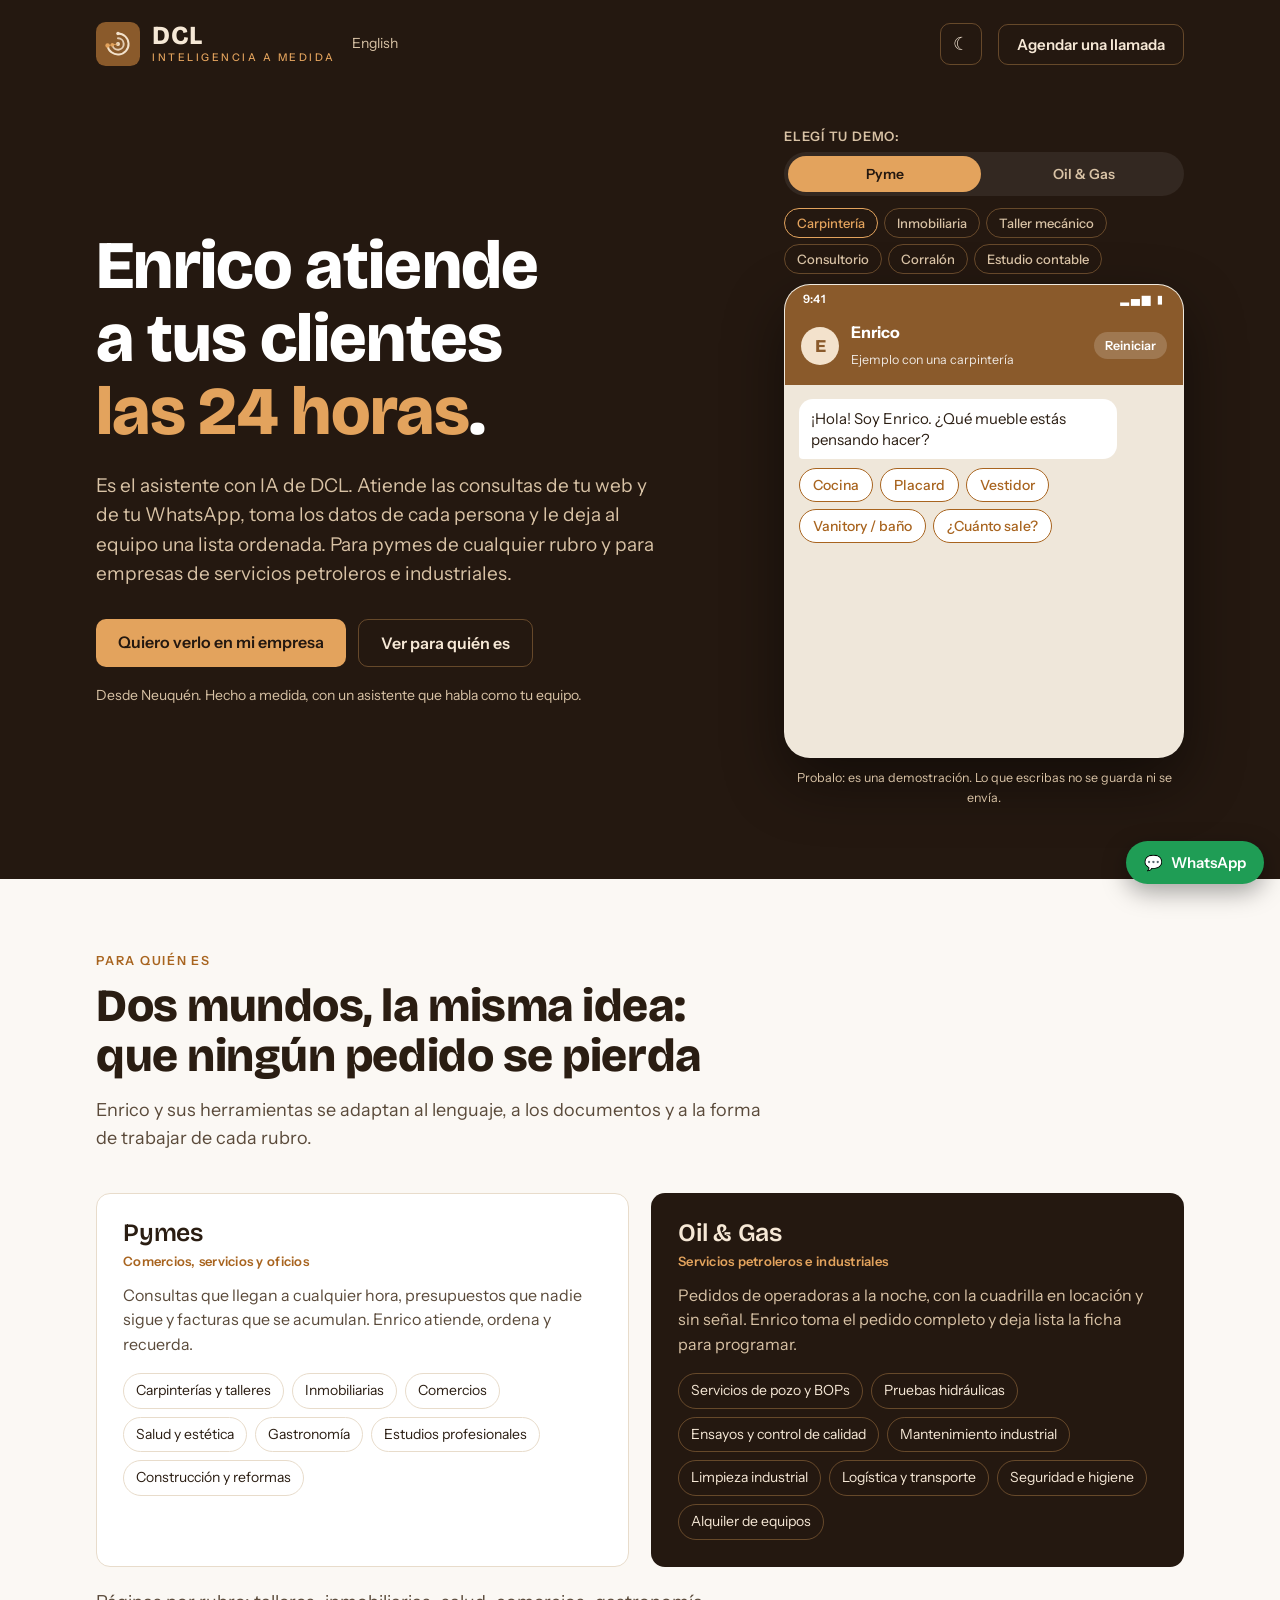
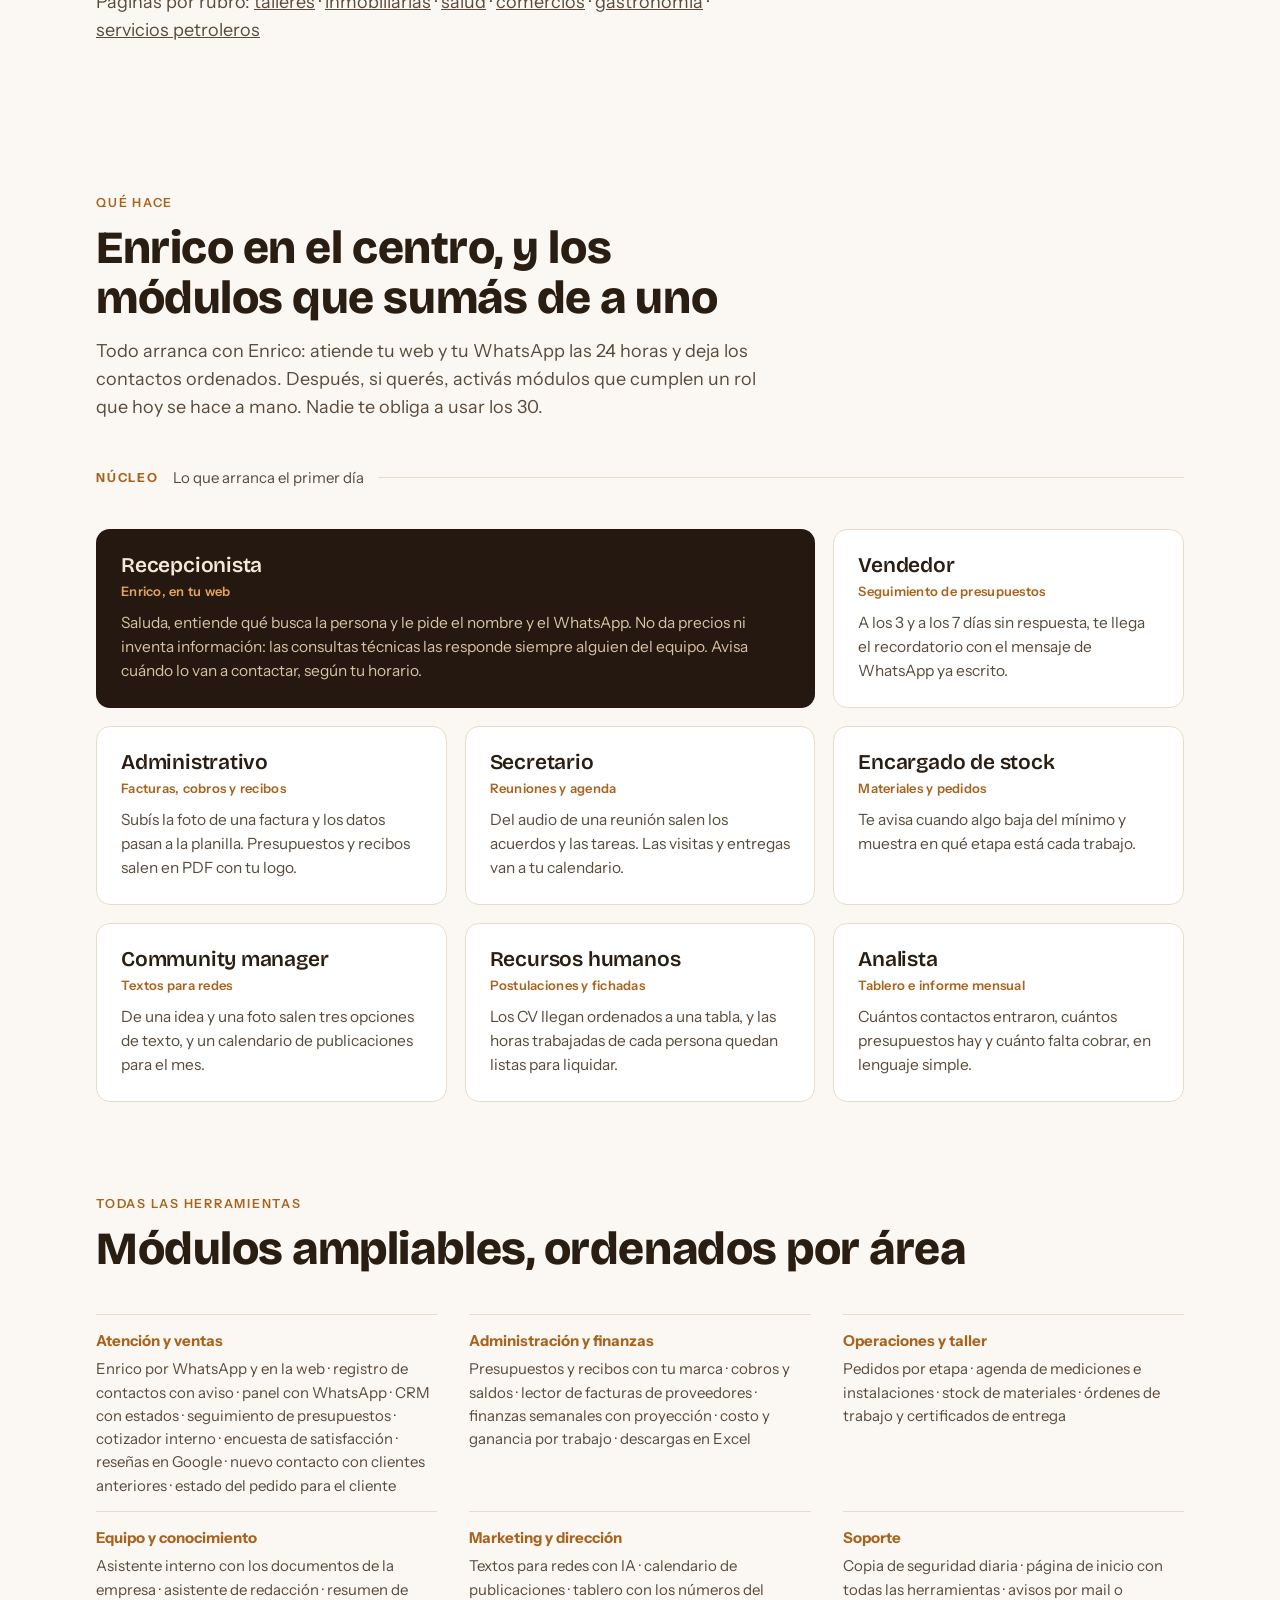
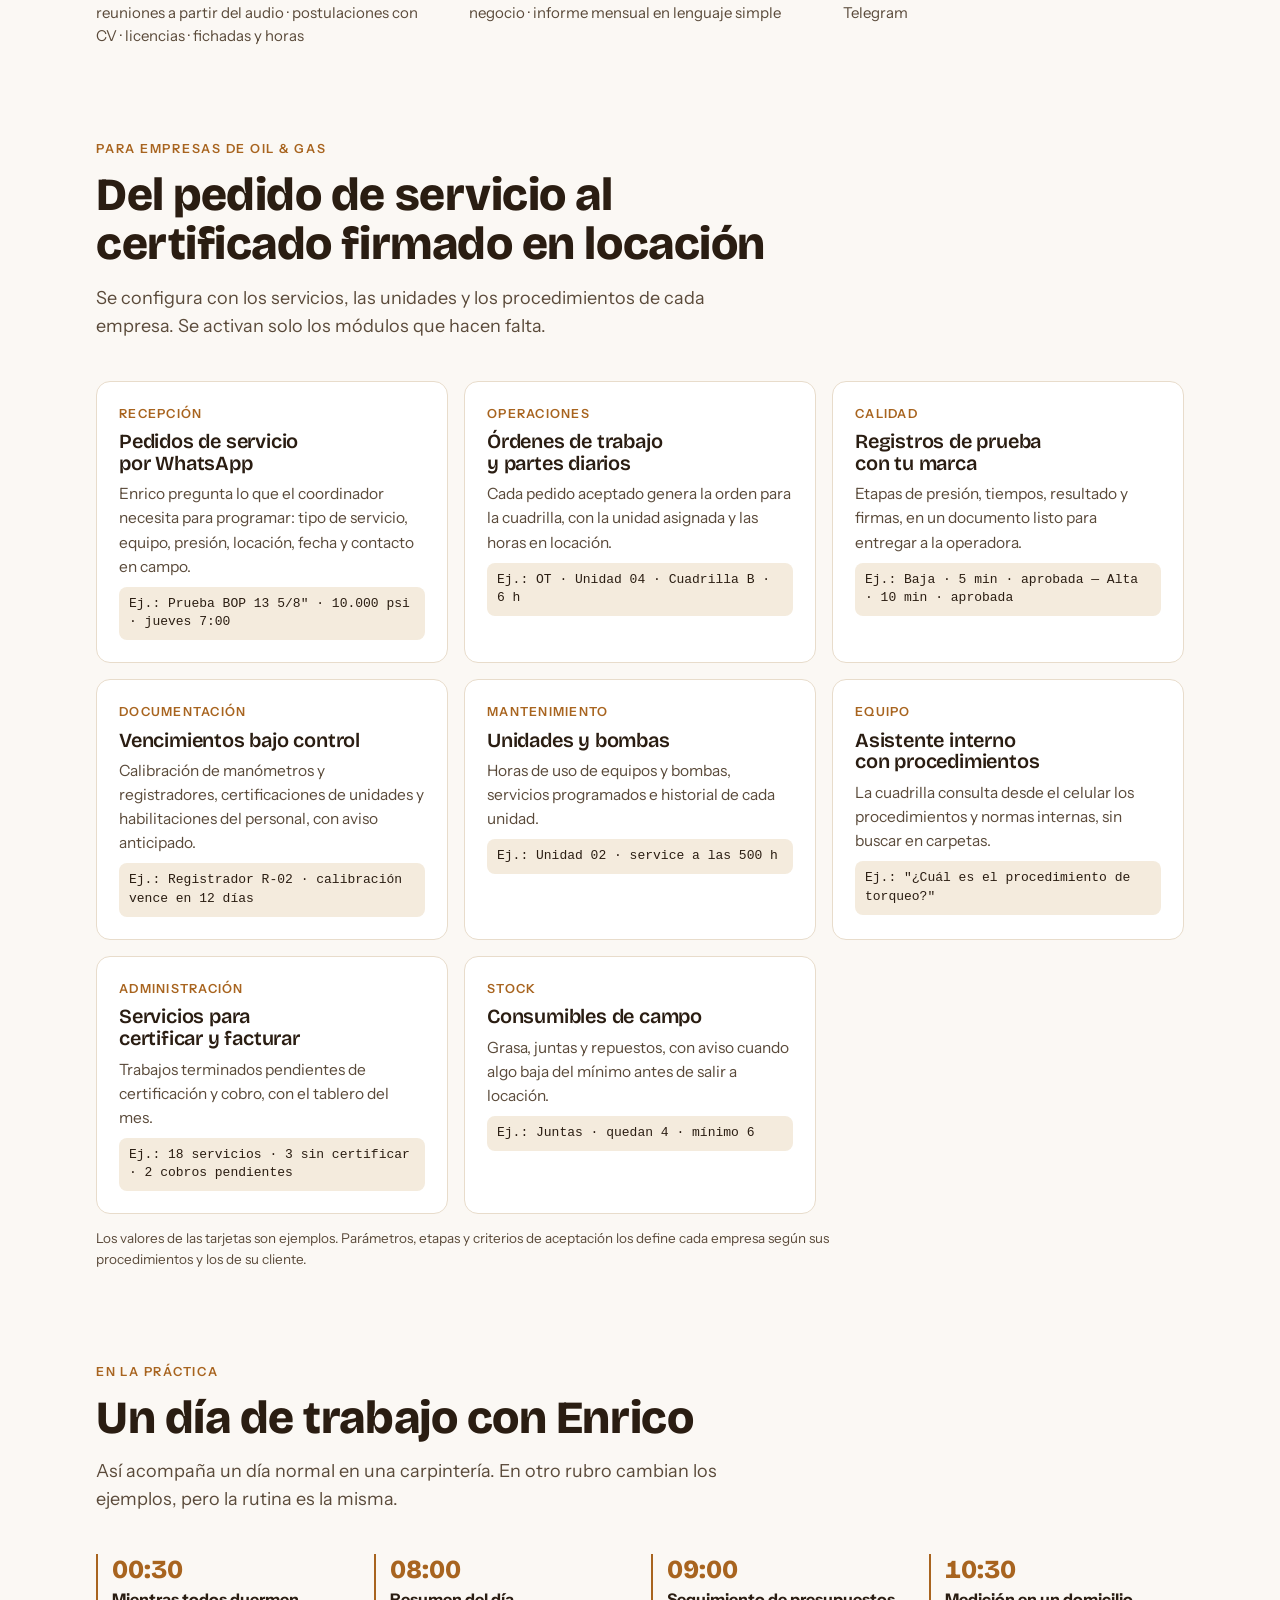
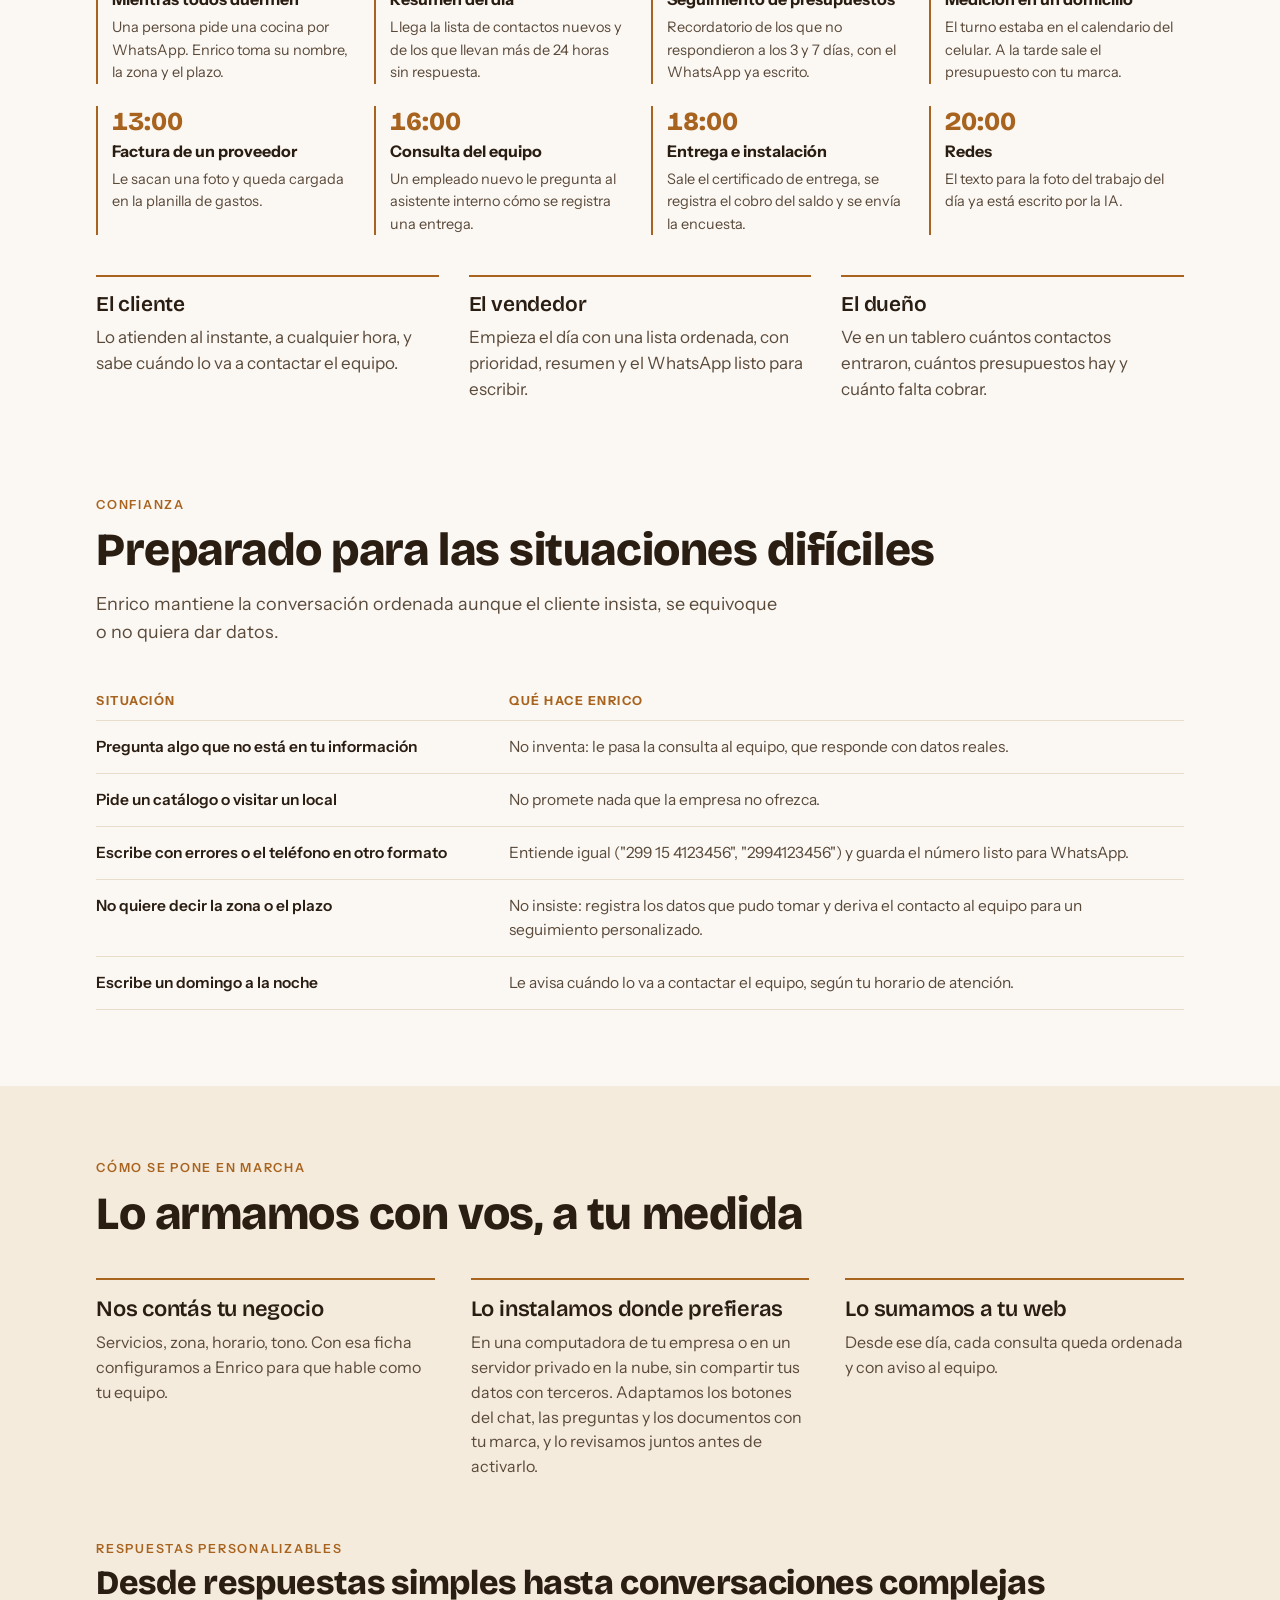
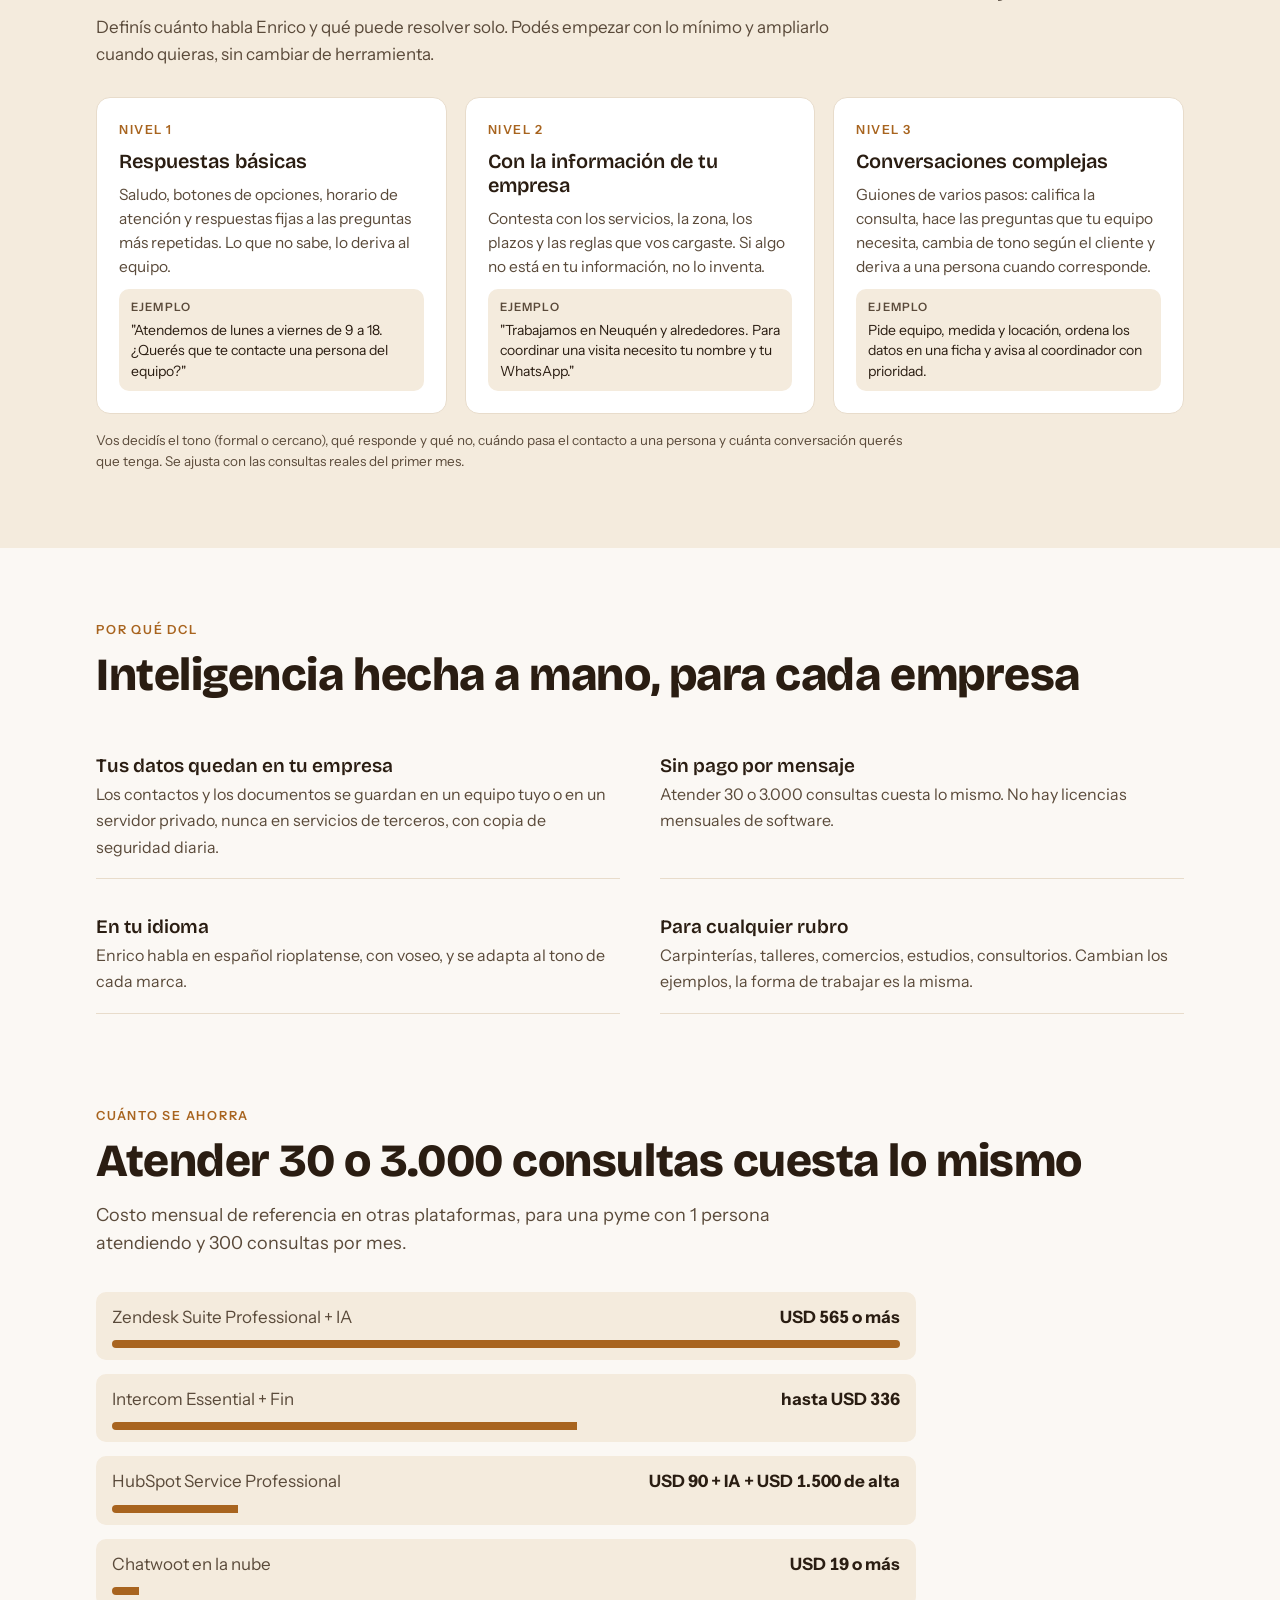
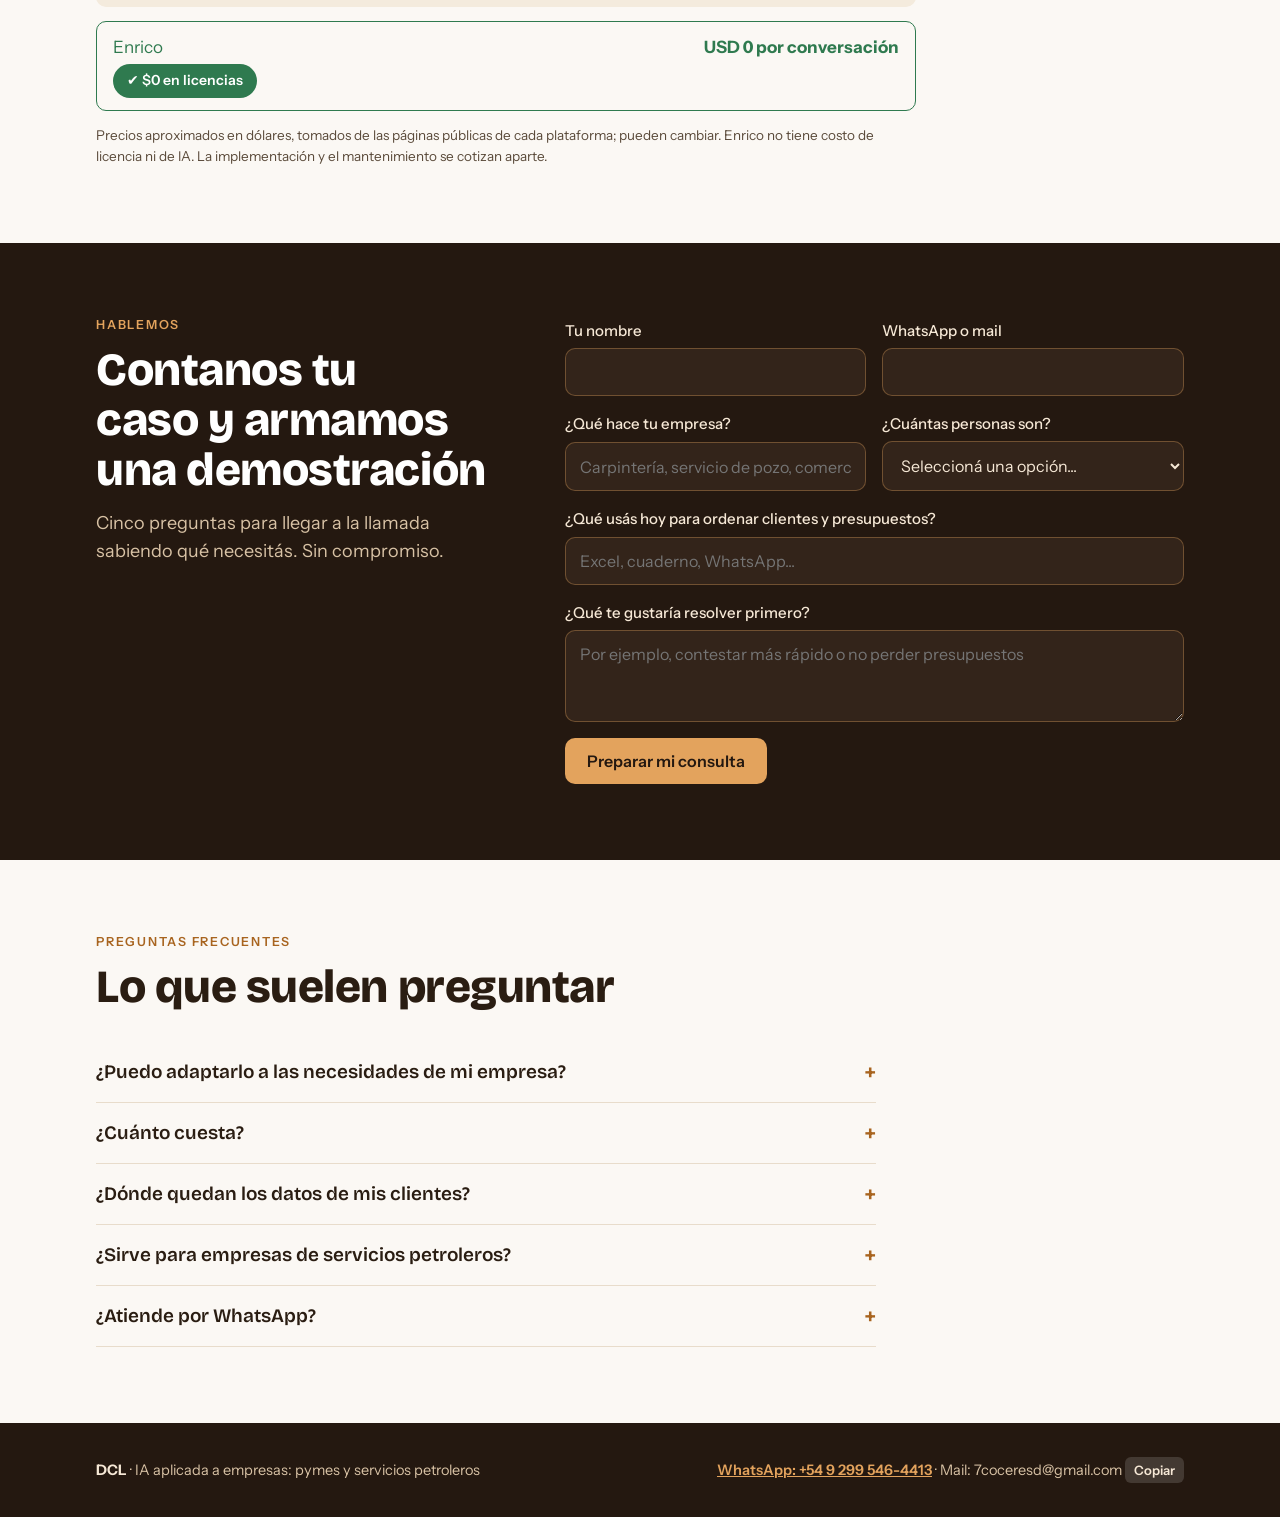
<file: index.html>
<!doctype html>
<html lang="es">
<head>
<meta charset="utf-8">
<meta name="viewport" content="width=device-width, initial-scale=1.0">
<title>DCL Inteligencia a Medida</title>
<meta name="description" content="Enrico, el asistente con IA de DCL, atiende a los clientes de pymes y de empresas de servicios petroleros e industriales las 24 horas y le deja al equipo los contactos ordenados.">
<meta property="og:title" content="DCL Inteligencia a Medida">
<meta property="og:description" content="IA aplicada a empresas: asistentes que atienden las 24 horas, contactos ordenados y herramientas de gestión.">
<meta property="og:type" content="website">
<link rel="alternate" hreflang="en" href="https://7dcl.github.io/en/">
<link rel="canonical" href="https://7dcl.github.io/">
<link rel="icon" href="data:image/svg+xml,%3Csvg xmlns='http://www.w3.org/2000/svg' viewBox='0 0 200 200'%3E%3Crect width='200' height='200' rx='44' fill='%238a5a2b'/%3E%3Cg fill='none' stroke='%23f3e2cc' stroke-linecap='round' stroke-width='9'%3E%3Cpath d='M100 52A48 48 0 1 1 52.5 107'/%3E%3Cpath d='M100 74A26 26 0 1 1 74.3 104'/%3E%3C/g%3E%3Ccircle cx='100' cy='100' r='9' fill='%23f3e2cc'/%3E%3Ccircle cx='52.5' cy='107' r='10' fill='%23e3a35d'/%3E%3C/svg%3E">
<meta name="claude:viewport-fit-sides" content="cover">
<link rel="preconnect" href="https://fonts.googleapis.com">
<link rel="preconnect" href="https://fonts.gstatic.com" crossorigin>
<link rel="stylesheet" href="https://fonts.googleapis.com/css2?family=Bricolage+Grotesque:opsz,wght@12..96,600;12..96,800&family=Instrument+Sans:wght@400;500;600&display=swap">
<style>
/* Layout: banda oscura de marca arriba con el chat de ejemplo; luego secciones claras alternadas, cada herramienta contada como un rol. */
:root{
  --bg:#fbf8f4; --surface:#ffffff; --fg:#2a1d12; --muted:#5a4a3a; --line:#e8dccb;
  --accent:#a8641f; --accent-ink:#ffffff; --soft:#f4ebdd;
  --hero-bg:#241810; --hero-fg:#f6e8d6; --hero-muted:#d8c2a5; --hero-accent:#e3a35d; --hero-line:rgba(227,163,93,.35);
  --bot:#ffffff; --user:#dcead4; --chat-bg:#efe7da;
  --ok:#2f7a4f;
  --display:"Bricolage Grotesque","Trebuchet MS","Segoe UI",sans-serif;
  --body:"Instrument Sans","Segoe UI",system-ui,sans-serif;
  color-scheme:light;
}
@media (prefers-color-scheme:dark){:root:not([data-theme="light"]){
  --bg:#1b130c; --surface:#26190f; --fg:#f6e8d6; --muted:#c9b399; --line:#3b2a1b;
  --accent:#e3a35d; --accent-ink:#241810; --soft:#2b1e13;
  --bot:#33241a; --user:#3b4a2f; --chat-bg:#1f160e; --ok:#7fcf9c; color-scheme:dark}}
:root[data-theme="dark"]{
  --bg:#1b130c; --surface:#26190f; --fg:#f6e8d6; --muted:#c9b399; --line:#3b2a1b;
  --accent:#e3a35d; --accent-ink:#241810; --soft:#2b1e13;
  --bot:#33241a; --user:#3b4a2f; --chat-bg:#1f160e; --ok:#7fcf9c; color-scheme:dark}

*{box-sizing:border-box}
body{background:var(--bg);color:var(--fg);font-family:var(--body);font-size:17px;line-height:1.55;margin:0}
h1,h2,h3{font-family:var(--display);line-height:1.08;margin:0;text-wrap:balance;letter-spacing:-.01em}
p{margin:0}
a{color:inherit}
.wrap{max-width:1120px;margin:0 auto;padding-left:max(16px,env(safe-area-inset-left,0px));padding-right:max(16px,env(safe-area-inset-right,0px))}
:focus-visible{outline:3px solid var(--hero-accent);outline-offset:2px}
.btn{display:inline-block;font:600 16px/1 var(--body);padding:15px 22px;border-radius:10px;border:0;cursor:pointer;text-decoration:none;background:var(--accent);color:var(--accent-ink)}
.btn.ghost{background:transparent;border:1.5px solid currentColor}
.eyebrow{font:600 12.5px/1 var(--body);letter-spacing:.14em;text-transform:uppercase;color:var(--accent)}

/* hero */
.hero{background:var(--hero-bg);color:var(--hero-fg)}
.themebtn{background:transparent;color:var(--hero-fg);border:1.5px solid var(--hero-line);width:42px;height:42px;border-radius:10px;cursor:pointer;font-size:18px;line-height:1;margin-left:auto}
.nav{display:flex;align-items:center;justify-content:space-between;gap:16px;padding-block:22px}
.brand{display:flex;align-items:center;gap:12px;text-decoration:none}
.brand svg{width:44px;height:44px;flex:none}
.brand b{display:block;font:800 26px/1 var(--display);letter-spacing:.02em}
.brand small{display:block;font:500 10.5px/1.2 var(--body);letter-spacing:.24em;color:var(--hero-accent);margin-top:3px}
.nav .btn{background:transparent;color:var(--hero-fg);border:1.5px solid var(--hero-line);padding:12px 18px;font-size:15px}
.hero-grid{display:grid;grid-template-columns:minmax(0,1.1fr) minmax(0,.9fr);gap:56px;align-items:center;padding-block:40px 72px}
.hero h1{font-size:clamp(38px,5.6vw,68px);font-weight:800;color:#fff}
.hero h1 em{font-style:normal;color:var(--hero-accent)}
.hero .lead{font-size:19px;color:var(--hero-muted);margin-top:22px;max-width:34em}
.hero .cta{display:flex;flex-wrap:wrap;gap:12px;margin-top:30px}
.hero .btn.main{background:var(--hero-accent);color:#241810}
.hero .btn.ghost{color:var(--hero-fg);border-color:var(--hero-line)}
.hero .fine{margin-top:18px;font-size:14px;color:var(--hero-muted)}

/* chat demo */
.phone{width:100%;max-width:400px;margin-left:auto;background:var(--chat-bg);border-radius:26px;overflow:hidden;box-shadow:0 24px 60px rgba(0,0,0,.45);color:var(--fg);border:1px solid rgba(255,255,255,.08)}
.phone .top{background:#8a5a2b;color:#fff;padding:14px 16px;display:flex;align-items:center;gap:12px}
.phone .av{width:38px;height:38px;border-radius:50%;background:#f3e2cc;color:#8a5a2b;font:800 18px/38px var(--display);text-align:center}
.phone .top b{display:block;font-size:16px}.phone .top span{font-size:12.5px;opacity:.85}
.log{height:372px;overflow-y:auto;padding:14px;display:flex;flex-direction:column;gap:9px;font-size:15px;line-height:1.4}
.msg{max-width:86%;padding:9px 12px;border-radius:14px;background:var(--bot);overflow-wrap:anywhere}
.msg.bot{align-self:flex-start;border-bottom-left-radius:4px}
.msg.user{align-self:flex-end;background:var(--user);border-bottom-right-radius:4px}
.note{align-self:center;font-size:12.5px;color:var(--muted);text-align:center}
.chips{display:flex;flex-wrap:wrap;gap:7px}
.chip{font:500 14px/1 var(--body);padding:9px 13px;border-radius:20px;border:1.5px solid var(--accent);background:var(--surface);color:var(--accent);cursor:pointer}
.chip:hover{background:var(--accent);color:var(--accent-ink)}
.compose{display:flex;gap:8px;padding:10px 12px 12px;border-top:1px solid var(--line);background:var(--surface)}
.compose input{flex:1;min-width:0;font:16px var(--body);padding:11px 12px;border-radius:10px;border:1.5px solid var(--line);background:var(--bg);color:var(--fg)}
.compose button{font:600 15px var(--body);border:0;border-radius:10px;padding:0 16px;background:var(--accent);color:var(--accent-ink);cursor:pointer}
.compose[hidden]{display:none}
.demo-tag{font-size:12.5px;color:var(--hero-muted);margin-top:10px;text-align:center;max-width:400px;margin-left:auto}

section{padding-block:76px}
section h2{font-size:clamp(30px,4vw,46px);font-weight:800;margin-top:14px}
section .sub{color:var(--muted);margin-top:16px;max-width:38em;font-size:18px}

/* roles */
.roles{display:grid;grid-template-columns:repeat(3,minmax(0,1fr));gap:18px;margin-top:40px}
.role{background:var(--surface);border:1px solid var(--line);border-radius:14px;padding:24px}
.role h3{font-size:21px;font-weight:600}
.role .job{font-size:13px;font-weight:600;color:var(--accent);margin:4px 0 10px;letter-spacing:.02em}
.role p{color:var(--muted);font-size:15.5px}
.role.lead-role{background:var(--hero-bg);color:var(--hero-fg);border-color:transparent;grid-column:span 2}
.role.lead-role .job{color:var(--hero-accent)}.role.lead-role p{color:var(--hero-muted)}

/* how */
.how{background:var(--soft)}
.steps{display:grid;grid-template-columns:repeat(3,minmax(0,1fr));gap:36px;margin-top:40px;counter-reset:s}
.step{border-top:2px solid var(--accent);padding-top:18px}
.step h3{font-size:22px;font-weight:600}
.step p{color:var(--muted);margin-top:8px;font-size:16px}

/* why */
.why{display:grid;grid-template-columns:repeat(2,minmax(0,1fr));gap:18px 40px;margin-top:36px}
.why div{padding:18px 0;border-bottom:1px solid var(--line)}
.why b{display:block;font:600 19px var(--display);margin-bottom:4px}
.why span{color:var(--muted);font-size:16px}

/* form */
.contact{background:var(--hero-bg);color:var(--hero-fg)}
.contact h2{color:#fff}.contact .sub{color:var(--hero-muted)}
.contact .eyebrow{color:var(--hero-accent)}
.form-grid{display:grid;grid-template-columns:minmax(0,.8fr) minmax(0,1.2fr);gap:56px;align-items:start}
form{display:grid;gap:16px}
label{display:grid;gap:6px;font-weight:500;font-size:15px}
input[type=text],input[type=email],select,textarea{font:16px var(--body);padding:13px 14px;border-radius:10px;border:1.5px solid var(--hero-line);background:#33241a;color:var(--hero-fg);width:100%;min-width:0}
textarea{min-height:92px;resize:vertical}
.row2{display:grid;grid-template-columns:repeat(2,minmax(0,1fr));gap:16px}
.contact .btn{background:var(--hero-accent);color:#241810;justify-self:start}
.result{margin-top:22px;padding:18px;border-radius:12px;border:1.5px dashed var(--hero-accent);font-size:15px}
.result pre{white-space:pre-wrap;font:15px/1.5 var(--body);margin:10px 0 0;overflow-wrap:anywhere}
.result button{margin-top:12px;background:transparent;border:1.5px solid var(--hero-line);color:var(--hero-fg);border-radius:8px;padding:9px 14px;font:600 14px var(--body);cursor:pointer}
.result[hidden]{display:none}

/* faq */
.faq{max-width:780px;margin-top:30px}
details{border-bottom:1px solid var(--line);padding:18px 0}
summary{cursor:pointer;font:600 19px var(--display);list-style:none;display:flex;justify-content:space-between;gap:16px}
summary::-webkit-details-marker{display:none}
summary::after{content:"+";color:var(--accent);font-size:24px;line-height:1}
details[open] summary::after{content:"–"}
details p{color:var(--muted);margin-top:10px;font-size:16.5px}

footer{background:var(--hero-bg);color:var(--hero-muted);padding-block:34px;font-size:14.5px}
footer .wrap{display:flex;flex-wrap:wrap;gap:12px 32px;justify-content:space-between;align-items:center}
.flink{color:var(--hero-accent);font-weight:600}
.copymini{background:transparent;color:var(--hero-fg);border:1px solid var(--hero-line);border-radius:6px;padding:3px 9px;font:inherit;font-size:13px;cursor:pointer}
footer b{color:var(--hero-fg)}
.todo{background:rgba(227,163,93,.2);color:var(--hero-accent);padding:1px 6px;border-radius:4px;font-weight:600}

@media (max-width:900px){
  .hero-grid,.form-grid{grid-template-columns:minmax(0,1fr);gap:40px}
  .phone,.demo-tag{margin-left:0;margin-right:0;max-width:none}
  .roles{grid-template-columns:minmax(0,1fr) minmax(0,1fr)}
  .role.lead-role{grid-column:span 2}
  .steps,.why{grid-template-columns:minmax(0,1fr)}
  section{padding-block:56px}
}
@media (max-width:560px){
  .roles{grid-template-columns:minmax(0,1fr)}.role.lead-role{grid-column:auto}
  .row2{grid-template-columns:minmax(0,1fr)}
  .nav .btn{display:none}
  body{font-size:16.5px}
}
@media (prefers-reduced-motion:reduce){*{scroll-behavior:auto!important}}

/* areas, dia, situaciones, costos */
.areas{display:grid;grid-template-columns:repeat(auto-fill,minmax(300px,1fr));gap:14px 32px;margin-top:40px}
.areas>div{border-top:1px solid var(--line);padding-top:12px;min-width:0}
.areas b{color:var(--accent);font-size:15px}
.areas p{color:var(--muted);font-size:15px;margin-top:4px}
.dia{list-style:none;margin:40px 0 0;padding:0;display:grid;grid-template-columns:repeat(4,minmax(0,1fr));gap:22px}
.dia li{border-left:2px solid var(--accent);padding-left:14px}
.dia time{font:800 26px var(--display);color:var(--accent);font-variant-numeric:tabular-nums}
.dia b{display:block;font-size:16px;margin-top:2px}
.dia p{color:var(--muted);font-size:14.5px;margin-top:4px}
.gana{display:grid;grid-template-columns:repeat(3,minmax(0,1fr));gap:30px;margin-top:40px}
.gana>div{border-top:2px solid var(--accent);padding-top:16px}
.gana h3{font-size:21px;font-weight:600}
.gana p{color:var(--muted);margin-top:8px}
.tabla-sit{overflow-x:auto;margin-top:34px}
.tabla-sit table{width:100%;border-collapse:collapse;font-size:15.5px}
.tabla-sit th{text-align:left;font-size:12.5px;letter-spacing:.12em;text-transform:uppercase;color:var(--accent);padding:10px 14px 10px 0;border-bottom:1px solid var(--line)}
.tabla-sit td{padding:14px 14px 14px 0;border-bottom:1px solid var(--line);vertical-align:top}
.tabla-sit td:first-child{font-weight:600;width:38%}
.tabla-sit td:last-child{color:var(--muted)}
.costos{display:grid;gap:14px;margin-top:34px;max-width:820px}
.costo{display:grid;grid-template-columns:minmax(0,1fr) auto;gap:4px 16px;align-items:baseline}
.costo span{color:var(--muted)}
.costo b{font-variant-numeric:tabular-nums;text-align:right}
.costo i{grid-column:1/-1;height:8px;border-radius:999px;background:linear-gradient(90deg,var(--accent) var(--w),var(--soft) var(--w))}
.costo.nuestro span,.costo.nuestro b{color:var(--ok)}
.nota-pie{font-size:13.5px;color:var(--muted);margin-top:14px;max-width:60em}
@media (max-width:900px){.dia{grid-template-columns:repeat(2,minmax(0,1fr))}.gana{grid-template-columns:1fr}}
@media (max-width:520px){.dia{grid-template-columns:1fr}.costo{grid-template-columns:1fr}.costo b{text-align:left}}

/* rubros, modulos oil & gas, selector de demo */
.modo{display:flex;gap:6px;max-width:400px;margin-left:auto;margin-bottom:12px;background:rgba(255,255,255,.07);border-radius:999px;padding:4px}
.modo button{flex:1;font:600 14px var(--body);padding:9px 12px;border:0;border-radius:999px;background:transparent;color:var(--hero-muted);cursor:pointer}
.modo button[aria-pressed="true"]{background:var(--hero-accent);color:#241810}
.dos{display:grid;grid-template-columns:repeat(2,minmax(0,1fr));gap:22px;margin-top:40px}
.pub{background:var(--surface);border:1px solid var(--line);border-radius:14px;padding:26px}
.pub.og{background:var(--hero-bg);color:var(--hero-fg);border-color:transparent}
.pub h3{font-size:25px;font-weight:600}
.pub .job{font-size:13px;font-weight:600;color:var(--accent);margin:4px 0 12px;letter-spacing:.02em}
.pub.og .job{color:var(--hero-accent)}
.pub p{color:var(--muted);font-size:16px}
.pub.og p{color:var(--hero-muted)}
.pub ul{list-style:none;margin:16px 0 0;padding:0;display:flex;flex-wrap:wrap;gap:8px}
.pub li{font-size:14px;padding:6px 12px;border-radius:999px;border:1px solid var(--line)}
.pub.og li{border-color:var(--hero-line)}
.mods{display:grid;grid-template-columns:repeat(auto-fill,minmax(300px,1fr));gap:16px;margin-top:40px}
.mod{background:var(--surface);border:1px solid var(--line);border-radius:14px;padding:22px;display:grid;gap:8px;align-content:start;min-width:0}
.mod .job{font-size:12.5px;font-weight:600;letter-spacing:.1em;text-transform:uppercase;color:var(--accent)}
.mod h3{font-size:20px;font-weight:600}
.mod p{color:var(--muted);font-size:15.5px}
.mod code{font:500 13px/1.45 ui-monospace,Consolas,monospace;background:var(--soft);padding:8px 10px;border-radius:8px;display:block;overflow-wrap:anywhere}
@media (max-width:820px){.dos{grid-template-columns:1fr}.modo{max-width:none}}

/* transiciones de tema, barra de telefono, tipeo, boton flotante */
body,.hero,.role,.phone,.pub,.mod,.step,.why div,.result,section{transition:background-color .25s ease,color .25s ease,border-color .25s ease}
.phone .sb{display:flex;justify-content:space-between;align-items:center;background:#8a5a2b;color:#fff;font:600 11.5px var(--body);padding:7px 18px 0;letter-spacing:.02em}
.phone .sb i{font-style:normal;letter-spacing:2px}
.phone .top .reset{margin-left:auto;background:rgba(255,255,255,.18);color:#fff;border:0;border-radius:999px;font:600 12.5px var(--body);padding:6px 11px;cursor:pointer}
.phone .top .reset:hover{background:rgba(255,255,255,.3)}
.typing{align-self:flex-start;background:var(--bot);border-radius:14px;padding:12px 14px;display:flex;gap:5px}
.typing span{width:7px;height:7px;border-radius:50%;background:var(--muted);opacity:.4;animation:tp 1s infinite ease-in-out}
.typing span:nth-child(2){animation-delay:.15s}.typing span:nth-child(3){animation-delay:.3s}
@keyframes tp{0%,60%,100%{opacity:.25;transform:translateY(0)}30%{opacity:1;transform:translateY(-3px)}}
@media (prefers-reduced-motion:reduce){.typing span{animation:none;opacity:.7}}
.rub{display:flex;gap:6px;max-width:400px;margin-left:auto;margin-bottom:10px;flex-wrap:wrap}
.rub button{font:500 13px var(--body);padding:6px 12px;border-radius:999px;border:1px solid var(--hero-line);background:transparent;color:var(--hero-muted);cursor:pointer}
.rub button[aria-pressed="true"]{border-color:var(--hero-accent);color:var(--hero-accent)}
.rub[hidden]{display:none}
.costo.nuestro .tag{grid-column:1/-1;justify-self:start;background:var(--ok);color:var(--surface);font-weight:600;font-size:14px;padding:6px 14px;border-radius:999px}
.wa-flotante{position:fixed;right:max(16px,env(safe-area-inset-right,0px));bottom:calc(16px + env(safe-area-inset-bottom,0px));z-index:20;display:flex;align-items:center;gap:8px;background:#1f9d55;color:#fff;font:600 15px var(--body);padding:12px 18px;border-radius:999px;text-decoration:none;box-shadow:0 8px 24px rgba(0,0,0,.35)}
.wa-flotante:hover{filter:brightness(1.08)}
.nivel{display:flex;align-items:center;gap:14px;margin:44px 0 0;color:var(--muted);font-size:15px}
.nivel::after{content:"";flex:1;height:1px;background:var(--line)}
.nivel b{color:var(--accent);letter-spacing:.14em;text-transform:uppercase;font-size:12.5px}
@media (max-width:480px){.wa-flotante span{display:none}.wa-flotante{padding:14px}}
.result a.wa-abrir{display:inline-block;margin-top:10px;margin-right:10px;background:#1f9d55;color:#fff;border-radius:10px;padding:11px 16px;font-weight:600;text-decoration:none}

/* ajustes de revision: costos, selector de demo, boton copiar */
.costo{background:var(--soft);border-radius:10px;padding:12px 16px;column-gap:28px}
.costo b{white-space:normal}
.costo.nuestro{background:transparent;border:1.5px solid var(--ok)}
.costo i{margin-top:6px}
.elegi{max-width:400px;margin:0 0 8px auto;font:600 13px var(--body);letter-spacing:.06em;text-transform:uppercase;color:var(--hero-muted)}
.log.cambia{animation:fade .35s ease}
@keyframes fade{from{opacity:0}to{opacity:1}}
@media (prefers-reduced-motion:reduce){.log.cambia{animation:none}}
@media (max-width:820px){.elegi{max-width:none}}
footer .copymini{background:rgba(255,255,255,.14);border:0;color:var(--hero-fg);font-weight:600}
footer .copymini:hover{background:rgba(255,255,255,.24)}

/* respuestas personalizables */
.pers{margin-top:64px}
.pers h3.t{font-size:clamp(26px,3.4vw,34px);font-weight:800;margin-top:10px}
.pers .intro{color:var(--muted);margin-top:12px;max-width:44em;font-size:17px}
.niveles{display:grid;grid-template-columns:repeat(3,minmax(0,1fr));gap:18px;margin-top:30px}
.nivel-p{background:var(--surface);border:1px solid var(--line);border-radius:14px;padding:22px;display:grid;gap:10px;align-content:start;min-width:0}
.nivel-p .lv{font-size:12.5px;font-weight:600;letter-spacing:.12em;text-transform:uppercase;color:var(--accent)}
.nivel-p h4{font:600 20px var(--display);margin:0}
.nivel-p p{color:var(--muted);font-size:15.5px}
.nivel-p .ej{background:var(--soft);border-radius:10px;padding:10px 12px;font-size:14px;line-height:1.45}
.nivel-p .ej b{display:block;font-size:11.5px;letter-spacing:.1em;text-transform:uppercase;color:var(--muted);margin-bottom:4px;font-weight:600}
.pers .nota-pie{margin-top:16px}
@media (max-width:820px){.niveles{grid-template-columns:1fr}}
</style>

</head>
<body>
<header class="hero">
  <div class="wrap">
    <div class="nav">
      <a class="brand" href="#inicio" aria-label="DCL Inteligencia a Medida">
        <svg viewBox="0 0 200 200" aria-hidden="true"><rect width="200" height="200" rx="44" fill="#8a5a2b"/><g fill="none" stroke="#f3e2cc" stroke-linecap="round"><path d="M100 52 A48 48 0 1 1 52.5 107" stroke-width="9"/><path d="M100 74 A26 26 0 1 1 74.3 104" stroke-width="9" opacity=".85"/></g><circle cx="100" cy="100" r="9" fill="#f3e2cc"/><circle cx="52.5" cy="107" r="10" fill="#e3a35d"/><circle cx="74.3" cy="104" r="8" fill="#e3a35d"/><circle cx="100" cy="52" r="8" fill="#f3e2cc"/><path d="M52.5 107 L74.3 104 L100 100" stroke="#e3a35d" stroke-width="4" fill="none" stroke-linecap="round"/></svg>
        <span><b>DCL</b><small>INTELIGENCIA A MEDIDA</small></span>
      </a>
      <a href="en/" hreflang="en" lang="en" style="color:var(--hero-muted);font-size:14px;text-decoration:none;margin-right:6px">English</a>
      <button type="button" class="themebtn" id="themeBtn" aria-label="Cambiar entre modo claro y oscuro">☾</button>
      <a class="btn" href="#contacto">Agendar una llamada</a>
    </div>
    <div class="hero-grid" id="inicio">
      <div>
        <h1>Enrico atiende a tus clientes <em>las 24 horas</em>.</h1>
        <p class="lead">Es el asistente con IA de DCL. Atiende las consultas de tu web y de tu WhatsApp, toma los datos de cada persona y le deja al equipo una lista ordenada. Para pymes de cualquier rubro y para empresas de servicios petroleros e industriales.</p>
        <div class="cta">
          <a class="btn main" href="#contacto">Quiero verlo en mi empresa</a>
          <a class="btn ghost" href="#rubros">Ver para quién es</a>
        </div>
        <p class="fine">Desde Neuquén. Hecho a medida, con un asistente que habla como tu equipo.</p>
      </div>
      <div>
        <div class="elegi">Elegí tu demo:</div>
        <div class="modo" role="group" aria-label="Elegí el tipo de empresa para la demostración"><button type="button" id="m-pyme" aria-pressed="true">Pyme</button><button type="button" id="m-og" aria-pressed="false">Oil &amp; Gas</button></div>
        <div class="rub" id="rub" role="group" aria-label="Rubro de la pyme para la demostración"><button type="button" data-r="carp" aria-pressed="true">Carpintería</button><button type="button" data-r="inm" aria-pressed="false">Inmobiliaria</button><button type="button" data-r="taller" aria-pressed="false">Taller mecánico</button><button type="button" data-r="salud" aria-pressed="false">Consultorio</button><button type="button" data-r="corralon" aria-pressed="false">Corralón</button><button type="button" data-r="contable" aria-pressed="false">Estudio contable</button></div>
        <div class="phone" role="region" aria-label="Demo del chat de Enrico">
          <div class="sb" aria-hidden="true"><span>9:41</span><i>▂▄▆ ▮</i></div>
          <div class="top"><div class="av">E</div><div><b>Enrico</b><span id="demoSub">Ejemplo con una carpintería</span></div><button type="button" class="reset" id="resetBtn">Reiniciar</button></div>
          <div class="log" id="log" aria-live="polite"></div>
          <form class="compose" id="compose" hidden autocomplete="off">
            <input id="composeInput" type="text" aria-label="Tu respuesta" placeholder="Escribí tu respuesta">
            <button type="submit">Enviar</button>
          </form>
        </div>
        <p class="demo-tag">Probalo: es una demostración. Lo que escribas no se guarda ni se envía.</p>
      </div>
    </div>
  </div>
</header>

<main>
<section id="rubros">
  <div class="wrap">
    <div class="eyebrow">Para quién es</div>
    <h2>Dos mundos, la misma idea: que ningún pedido se pierda</h2>
    <p class="sub">Enrico y sus herramientas se adaptan al lenguaje, a los documentos y a la forma de trabajar de cada rubro.</p>
    <div class="dos">
      <article class="pub">
        <h3>Pymes</h3><div class="job">Comercios, servicios y oficios</div>
        <p>Consultas que llegan a cualquier hora, presupuestos que nadie sigue y facturas que se acumulan. Enrico atiende, ordena y recuerda.</p>
        <ul><li>Carpinterías y talleres</li><li>Inmobiliarias</li><li>Comercios</li><li>Salud y estética</li><li>Gastronomía</li><li>Estudios profesionales</li><li>Construcción y reformas</li></ul>
      </article>
      <article class="pub og">
        <h3>Oil &amp; Gas</h3><div class="job">Servicios petroleros e industriales</div>
        <p>Pedidos de operadoras a la noche, con la cuadrilla en locación y sin señal. Enrico toma el pedido completo y deja lista la ficha para programar.</p>
        <ul><li>Servicios de pozo y BOPs</li><li>Pruebas hidráulicas</li><li>Ensayos y control de calidad</li><li>Mantenimiento industrial</li><li>Limpieza industrial</li><li>Logística y transporte</li><li>Seguridad e higiene</li><li>Alquiler de equipos</li></ul>
      </article>
    </div>
    <p class="sub" style="margin-top:22px">Páginas por rubro: <a href="talleres-mecanicos/">talleres</a> · <a href="inmobiliarias/">inmobiliarias</a> · <a href="consultorios/">salud</a> · <a href="comercios/">comercios</a> · <a href="gastronomia/">gastronomía</a> · <a href="servicios-petroleros/">servicios petroleros</a></p>
  </div>
</section>

<section id="equipo">
  <div class="wrap">
    <div class="eyebrow">Qué hace</div>
    <h2>Enrico en el centro, y los módulos que sumás de a uno</h2>
    <p class="sub">Todo arranca con Enrico: atiende tu web y tu WhatsApp las 24 horas y deja los contactos ordenados. Después, si querés, activás módulos que cumplen un rol que hoy se hace a mano. Nadie te obliga a usar los 30.</p>
    <div class="nivel"><b>Núcleo</b> Lo que arranca el primer día</div>
    <div class="roles">
      <div class="role lead-role"><h3>Recepcionista</h3><div class="job">Enrico, en tu web</div><p>Saluda, entiende qué busca la persona y le pide el nombre y el WhatsApp. No da precios ni inventa información: las consultas técnicas las responde siempre alguien del equipo. Avisa cuándo lo van a contactar, según tu horario.</p></div>
      <div class="role"><h3>Vendedor</h3><div class="job">Seguimiento de presupuestos</div><p>A los 3 y a los 7 días sin respuesta, te llega el recordatorio con el mensaje de WhatsApp ya escrito.</p></div>
      <div class="role"><h3>Administrativo</h3><div class="job">Facturas, cobros y recibos</div><p>Subís la foto de una factura y los datos pasan a la planilla. Presupuestos y recibos salen en PDF con tu logo.</p></div>
      <div class="role"><h3>Secretario</h3><div class="job">Reuniones y agenda</div><p>Del audio de una reunión salen los acuerdos y las tareas. Las visitas y entregas van a tu calendario.</p></div>
      <div class="role"><h3>Encargado de stock</h3><div class="job">Materiales y pedidos</div><p>Te avisa cuando algo baja del mínimo y muestra en qué etapa está cada trabajo.</p></div>
      <div class="role"><h3>Community manager</h3><div class="job">Textos para redes</div><p>De una idea y una foto salen tres opciones de texto, y un calendario de publicaciones para el mes.</p></div>
      <div class="role"><h3>Recursos humanos</h3><div class="job">Postulaciones y fichadas</div><p>Los CV llegan ordenados a una tabla, y las horas trabajadas de cada persona quedan listas para liquidar.</p></div>
      <div class="role"><h3>Analista</h3><div class="job">Tablero e informe mensual</div><p>Cuántos contactos entraron, cuántos presupuestos hay y cuánto falta cobrar, en lenguaje simple.</p></div>
    </div>
  </div>
</section>

<section id="areas" style="padding-top:20px">
  <div class="wrap">
    <div class="eyebrow">Todas las herramientas</div>
    <h2>Módulos ampliables, ordenados por área</h2>
    <div class="areas">
      <div><b>Atención y ventas</b><p>Enrico por WhatsApp y en la web · registro de contactos con aviso · panel con WhatsApp · CRM con estados · seguimiento de presupuestos · cotizador interno · encuesta de satisfacción · reseñas en Google · nuevo contacto con clientes anteriores · estado del pedido para el cliente</p></div>
      <div><b>Administración y finanzas</b><p>Presupuestos y recibos con tu marca · cobros y saldos · lector de facturas de proveedores · finanzas semanales con proyección · costo y ganancia por trabajo · descargas en Excel</p></div>
      <div><b>Operaciones y taller</b><p>Pedidos por etapa · agenda de mediciones e instalaciones · stock de materiales · órdenes de trabajo y certificados de entrega</p></div>
      <div><b>Equipo y conocimiento</b><p>Asistente interno con los documentos de la empresa · asistente de redacción · resumen de reuniones a partir del audio · postulaciones con CV · licencias · fichadas y horas</p></div>
      <div><b>Marketing y dirección</b><p>Textos para redes con IA · calendario de publicaciones · tablero con los números del negocio · informe mensual en lenguaje simple</p></div>
      <div><b>Soporte</b><p>Copia de seguridad diaria · página de inicio con todas las herramientas · avisos por mail o Telegram</p></div>
    </div>
  </div>
</section>

<section id="oilgas" style="padding-top:20px">
  <div class="wrap">
    <div class="eyebrow">Para empresas de oil &amp; gas</div>
    <h2>Del pedido de servicio al certificado firmado en locación</h2>
    <p class="sub">Se configura con los servicios, las unidades y los procedimientos de cada empresa. Se activan solo los módulos que hacen falta.</p>
    <div class="mods">
      <article class="mod"><span class="job">Recepción</span><h3>Pedidos de servicio por WhatsApp</h3><p>Enrico pregunta lo que el coordinador necesita para programar: tipo de servicio, equipo, presión, locación, fecha y contacto en campo.</p><code>Ej.: Prueba BOP 13 5/8" · 10.000 psi · jueves 7:00</code></article>
      <article class="mod"><span class="job">Operaciones</span><h3>Órdenes de trabajo y partes diarios</h3><p>Cada pedido aceptado genera la orden para la cuadrilla, con la unidad asignada y las horas en locación.</p><code>Ej.: OT · Unidad 04 · Cuadrilla B · 6 h</code></article>
      <article class="mod"><span class="job">Calidad</span><h3>Registros de prueba con tu marca</h3><p>Etapas de presión, tiempos, resultado y firmas, en un documento listo para entregar a la operadora.</p><code>Ej.: Baja · 5 min · aprobada — Alta · 10 min · aprobada</code></article>
      <article class="mod"><span class="job">Documentación</span><h3>Vencimientos bajo control</h3><p>Calibración de manómetros y registradores, certificaciones de unidades y habilitaciones del personal, con aviso anticipado.</p><code>Ej.: Registrador R-02 · calibración vence en 12 días</code></article>
      <article class="mod"><span class="job">Mantenimiento</span><h3>Unidades y bombas</h3><p>Horas de uso de equipos y bombas, servicios programados e historial de cada unidad.</p><code>Ej.: Unidad 02 · service a las 500 h</code></article>
      <article class="mod"><span class="job">Equipo</span><h3>Asistente interno con procedimientos</h3><p>La cuadrilla consulta desde el celular los procedimientos y normas internas, sin buscar en carpetas.</p><code>Ej.: "¿Cuál es el procedimiento de torqueo?"</code></article>
      <article class="mod"><span class="job">Administración</span><h3>Servicios para certificar y facturar</h3><p>Trabajos terminados pendientes de certificación y cobro, con el tablero del mes.</p><code>Ej.: 18 servicios · 3 sin certificar · 2 cobros pendientes</code></article>
      <article class="mod"><span class="job">Stock</span><h3>Consumibles de campo</h3><p>Grasa, juntas y repuestos, con aviso cuando algo baja del mínimo antes de salir a locación.</p><code>Ej.: Juntas · quedan 4 · mínimo 6</code></article>
    </div>
    <p class="nota-pie">Los valores de las tarjetas son ejemplos. Parámetros, etapas y criterios de aceptación los define cada empresa según sus procedimientos y los de su cliente.</p>
  </div>
</section>

<section id="dia" style="padding-top:20px">
  <div class="wrap">
    <div class="eyebrow">En la práctica</div>
    <h2>Un día de trabajo con Enrico</h2>
    <p class="sub">Así acompaña un día normal en una carpintería. En otro rubro cambian los ejemplos, pero la rutina es la misma.</p>
    <ol class="dia">
      <li><time>00:30</time><b>Mientras todos duermen</b><p>Una persona pide una cocina por WhatsApp. Enrico toma su nombre, la zona y el plazo.</p></li>
      <li><time>08:00</time><b>Resumen del día</b><p>Llega la lista de contactos nuevos y de los que llevan más de 24 horas sin respuesta.</p></li>
      <li><time>09:00</time><b>Seguimiento de presupuestos</b><p>Recordatorio de los que no respondieron a los 3 y 7 días, con el WhatsApp ya escrito.</p></li>
      <li><time>10:30</time><b>Medición en un domicilio</b><p>El turno estaba en el calendario del celular. A la tarde sale el presupuesto con tu marca.</p></li>
      <li><time>13:00</time><b>Factura de un proveedor</b><p>Le sacan una foto y queda cargada en la planilla de gastos.</p></li>
      <li><time>16:00</time><b>Consulta del equipo</b><p>Un empleado nuevo le pregunta al asistente interno cómo se registra una entrega.</p></li>
      <li><time>18:00</time><b>Entrega e instalación</b><p>Sale el certificado de entrega, se registra el cobro del saldo y se envía la encuesta.</p></li>
      <li><time>20:00</time><b>Redes</b><p>El texto para la foto del trabajo del día ya está escrito por la IA.</p></li>
    </ol>
    <div class="gana">
      <div><h3>El cliente</h3><p>Lo atienden al instante, a cualquier hora, y sabe cuándo lo va a contactar el equipo.</p></div>
      <div><h3>El vendedor</h3><p>Empieza el día con una lista ordenada, con prioridad, resumen y el WhatsApp listo para escribir.</p></div>
      <div><h3>El dueño</h3><p>Ve en un tablero cuántos contactos entraron, cuántos presupuestos hay y cuánto falta cobrar.</p></div>
    </div>
  </div>
</section>

<section id="situaciones" style="padding-top:20px">
  <div class="wrap">
    <div class="eyebrow">Confianza</div>
    <h2>Preparado para las situaciones difíciles</h2>
    <p class="sub">Enrico mantiene la conversación ordenada aunque el cliente insista, se equivoque o no quiera dar datos.</p>
    <div class="tabla-sit"><table>
      <thead><tr><th>Situación</th><th>Qué hace Enrico</th></tr></thead>
      <tbody>
        <tr><td>Pregunta algo que no está en tu información</td><td>No inventa: le pasa la consulta al equipo, que responde con datos reales.</td></tr>
        <tr><td>Pide un catálogo o visitar un local</td><td>No promete nada que la empresa no ofrezca.</td></tr>
        <tr><td>Escribe con errores o el teléfono en otro formato</td><td>Entiende igual ("299 15 4123456", "2994123456") y guarda el número listo para WhatsApp.</td></tr>
        <tr><td>No quiere decir la zona o el plazo</td><td>No insiste: registra los datos que pudo tomar y deriva el contacto al equipo para un seguimiento personalizado.</td></tr>
        <tr><td>Escribe un domingo a la noche</td><td>Le avisa cuándo lo va a contactar el equipo, según tu horario de atención.</td></tr>
      </tbody>
    </table></div>
  </div>
</section>

<section class="how">
  <div class="wrap">
    <div class="eyebrow">Cómo se pone en marcha</div>
    <h2>Lo armamos con vos, a tu medida</h2>
    <div class="steps">
      <div class="step"><h3>Nos contás tu negocio</h3><p>Servicios, zona, horario, tono. Con esa ficha configuramos a Enrico para que hable como tu equipo.</p></div>
      <div class="step"><h3>Lo instalamos donde prefieras</h3><p>En una computadora de tu empresa o en un servidor privado en la nube, sin compartir tus datos con terceros. Adaptamos los botones del chat, las preguntas y los documentos con tu marca, y lo revisamos juntos antes de activarlo.</p></div>
      <div class="step"><h3>Lo sumamos a tu web</h3><p>Desde ese día, cada consulta queda ordenada y con aviso al equipo.</p></div>
    </div>

    <div class="pers" id="personalizable">
      <div class="eyebrow">Respuestas personalizables</div>
      <h3 class="t">Desde respuestas simples hasta conversaciones complejas</h3>
      <p class="intro">Definís cuánto habla Enrico y qué puede resolver solo. Podés empezar con lo mínimo y ampliarlo cuando quieras, sin cambiar de herramienta.</p>
      <div class="niveles">
        <div class="nivel-p"><span class="lv">Nivel 1</span><h4>Respuestas básicas</h4><p>Saludo, botones de opciones, horario de atención y respuestas fijas a las preguntas más repetidas. Lo que no sabe, lo deriva al equipo.</p><div class="ej"><b>Ejemplo</b>"Atendemos de lunes a viernes de 9 a 18. ¿Querés que te contacte una persona del equipo?"</div></div>
        <div class="nivel-p"><span class="lv">Nivel 2</span><h4>Con la información de tu empresa</h4><p>Contesta con los servicios, la zona, los plazos y las reglas que vos cargaste. Si algo no está en tu información, no lo inventa.</p><div class="ej"><b>Ejemplo</b>"Trabajamos en Neuquén y alrededores. Para coordinar una visita necesito tu nombre y tu WhatsApp."</div></div>
        <div class="nivel-p"><span class="lv">Nivel 3</span><h4>Conversaciones complejas</h4><p>Guiones de varios pasos: califica la consulta, hace las preguntas que tu equipo necesita, cambia de tono según el cliente y deriva a una persona cuando corresponde.</p><div class="ej"><b>Ejemplo</b>Pide equipo, medida y locación, ordena los datos en una ficha y avisa al coordinador con prioridad.</div></div>
      </div>
      <p class="nota-pie">Vos decidís el tono (formal o cercano), qué responde y qué no, cuándo pasa el contacto a una persona y cuánta conversación querés que tenga. Se ajusta con las consultas reales del primer mes.</p>
    </div>
  </div>
</section>

<section>
  <div class="wrap">
    <div class="eyebrow">Por qué DCL</div>
    <h2>Inteligencia hecha a mano, para cada empresa</h2>
    <div class="why">
      <div><b>Tus datos quedan en tu empresa</b><span>Los contactos y los documentos se guardan en un equipo tuyo o en un servidor privado, nunca en servicios de terceros, con copia de seguridad diaria.</span></div>
      <div><b>Sin pago por mensaje</b><span>Atender 30 o 3.000 consultas cuesta lo mismo. No hay licencias mensuales de software.</span></div>
      <div><b>En tu idioma</b><span>Enrico habla en español rioplatense, con voseo, y se adapta al tono de cada marca.</span></div>
      <div><b>Para cualquier rubro</b><span>Carpinterías, talleres, comercios, estudios, consultorios. Cambian los ejemplos, la forma de trabajar es la misma.</span></div>
    </div>
  </div>
</section>

<section id="costos" style="padding-top:20px">
  <div class="wrap">
    <div class="eyebrow">Cuánto se ahorra</div>
    <h2>Atender 30 o 3.000 consultas cuesta lo mismo</h2>
    <p class="sub">Costo mensual de referencia en otras plataformas, para una pyme con 1 persona atendiendo y 300 consultas por mes.</p>
    <div class="costos">
      <div class="costo"><span>Zendesk Suite Professional + IA</span><b>USD 565 o más</b><i style="--w:100%"></i></div>
      <div class="costo"><span>Intercom Essential + Fin</span><b>hasta USD 336</b><i style="--w:59%"></i></div>
      <div class="costo"><span>HubSpot Service Professional</span><b>USD 90 + IA + USD 1.500 de alta</b><i style="--w:16%"></i></div>
      <div class="costo"><span>Chatwoot en la nube</span><b>USD 19 o más</b><i style="--w:3.4%"></i></div>
      <div class="costo nuestro"><span>Enrico</span><b>USD 0 por conversación</b><span class="tag">✔ $0 en licencias</span></div>
    </div>
    <p class="nota-pie">Precios aproximados en dólares, tomados de las páginas públicas de cada plataforma; pueden cambiar. Enrico no tiene costo de licencia ni de IA. La implementación y el mantenimiento se cotizan aparte.</p>
  </div>
</section>

<section class="contact" id="contacto">
  <div class="wrap form-grid">
    <div>
      <div class="eyebrow">Hablemos</div>
      <h2>Contanos tu caso y armamos una demostración</h2>
      <p class="sub">Cinco preguntas para llegar a la llamada sabiendo qué necesitás. Sin compromiso.</p>
    </div>
    <div>
      <form id="lead" autocomplete="off">
        <div class="row2">
          <label for="f-nombre">Tu nombre<input id="f-nombre" name="nombre" type="text" required></label>
          <label for="f-contacto">WhatsApp o mail<input id="f-contacto" name="contacto" type="text" required></label>
        </div>
        <div class="row2">
          <label for="f-rubro">¿Qué hace tu empresa?<input id="f-rubro" name="rubro" type="text" placeholder="Carpintería, servicio de pozo, comercio…" required></label>
          <label for="f-equipo">¿Cuántas personas son?
            <select id="f-equipo" name="equipo"><option value="" disabled selected>Seleccioná una opción...</option><option>Solo yo</option><option>2 a 5</option><option>6 a 15</option><option>Más de 15</option></select>
          </label>
        </div>
        <label for="f-herr">¿Qué usás hoy para ordenar clientes y presupuestos?<input id="f-herr" name="herramientas" type="text" placeholder="Excel, cuaderno, WhatsApp..."></label>
        <label for="f-dolor">¿Qué te gustaría resolver primero?<textarea id="f-dolor" name="necesidad" placeholder="Por ejemplo, contestar más rápido o no perder presupuestos"></textarea></label>
        <button class="btn" type="submit">Preparar mi consulta</button>
      </form>
      <div class="result" id="result" hidden>
        <b>Tu consulta está lista.</b> Tocá el botón verde para mandarla por WhatsApp. Si preferís otro medio, copiá el mensaje y pegalo donde quieras. Esta página no envía nada por sí sola.
        <pre id="resultText"></pre>
        <a class="wa-abrir" id="waAbrir" href="https://wa.me/5492995464413" target="_blank" rel="noopener">Abrir WhatsApp con este mensaje</a><button type="button" id="copyBtn">Copiar mensaje</button>
      </div>
    </div>
  </div>
</section>

<section>
  <div class="wrap">
    <div class="eyebrow">Preguntas frecuentes</div>
    <h2>Lo que suelen preguntar</h2>
    <div class="faq">
      <details><summary>¿Puedo adaptarlo a las necesidades de mi empresa?</summary><p>Sí, y es la idea. Cada implementación se arma a medida: el rubro, el tono de las respuestas, los datos que se piden y las herramientas que se suman. Si más adelante tu empresa cambia, también se ajusta.</p></details>
      <details><summary>¿Cuánto cuesta?</summary><p>Depende de las herramientas que elijas. Contanos tu caso y te pasamos una propuesta clara, sin cobro por conversación.</p></details>
      <details><summary>¿Dónde quedan los datos de mis clientes?</summary><p>En un equipo de tu empresa o en un servidor privado en la nube que se contrata para vos, con copia de seguridad diaria. Para que Enrico atienda las 24 horas, el equipo tiene que estar siempre prendido y con internet; si no querés depender de eso, el servidor privado es la mejor opción. El chat le informa a cada persona para qué se usan sus datos, como pide la Ley 25.326.</p></details>
      <details><summary>¿Sirve para empresas de servicios petroleros?</summary><p>Sí. Enrico toma los pedidos de servicio completos (equipo, presión, locación, fecha y contacto en campo) y las herramientas incluyen órdenes de trabajo, registros de prueba y control de vencimientos. Todo se arma con tus servicios y tus documentos.</p></details>
      <details><summary>¿Atiende por WhatsApp?</summary><p>Sí. Enrico puede atender en el chat de tu web y también por WhatsApp.</p></details>
    </div>
  </div>
</section>
</main>

<a class="wa-flotante" href="https://wa.me/5492995464413?text=Hola%2C%20quiero%20saber%20m%C3%A1s%20sobre%20Enrico" target="_blank" rel="noopener" aria-label="Escribinos por WhatsApp">💬 <span>WhatsApp</span></a>

<footer>
  <div class="wrap">
    <span><b>DCL</b> · IA aplicada a empresas: pymes y servicios petroleros</span>
    <span><a class="flink" href="https://wa.me/5492995464413" target="_blank" rel="noopener">WhatsApp: +54 9 299 546-4413</a> · Mail: <span id="mailTxt">7coceresd@gmail.com</span> <button type="button" class="copymini" id="copyMail">Copiar</button></span>
  </div>
</footer>

<script>
(function(){
  var root=document.documentElement,tb=document.getElementById('themeBtn');
  function dark(){var t=root.getAttribute('data-theme');return t?t==='dark':matchMedia('(prefers-color-scheme: dark)').matches}
  function paint(){tb.textContent=dark()?'☀':'☾'}
  try{var saved=localStorage.getItem('dcl-theme');if(saved)root.setAttribute('data-theme',saved)}catch(_){}
  paint();
  tb.addEventListener('click',function(){var n=dark()?'light':'dark';root.setAttribute('data-theme',n);try{localStorage.setItem('dcl-theme',n)}catch(_){}paint()});
})();
(function(){
  var cm=document.getElementById('copyMail'),mt=document.getElementById('mailTxt');
  cm.addEventListener('click',function(){
    function sel(){var r=document.createRange();r.selectNodeContents(mt);var x=window.getSelection();x.removeAllRanges();x.addRange(r);cm.textContent='Seleccionado'}
    try{navigator.clipboard.writeText(mt.textContent).then(function(){cm.textContent='Copiado'},sel)}catch(_){sel()}
  });
})();
(function(){
  var log=document.getElementById('log'),compose=document.getElementById('compose'),input=document.getElementById('composeInput');
  var step=0,mode='carp',typingT=null;
  var M={
    carp:{sub:'Ejemplo con una carpintería',hi:'¡Hola! Soy Enrico. ¿Qué mueble estás pensando hacer?',chips:['Cocina','Placard','Vestidor','Vanitory / baño','¿Cuánto sale?'],
      a1:'¡Buenísimo! Los precios los arma el equipo después de ver las medidas. ¿Me dejás tu nombre y tu WhatsApp así te escriben?',ph1:'Por ejemplo, Ana, 299 154 123456',
      q2:'¡Gracias! Una pregunta rápida para el equipo: ¿en qué barrio o localidad sería? (si preferís no decirlo, no pasa nada)',ph2:'Barrio o localidad',
      q3:'Anotado. ¿Para cuándo lo necesitarías, más o menos?',ph3:'Por ejemplo, para fin de año',
      end:'¡Listo! El equipo te va a escribir a la brevedad por WhatsApp.'},
    inm:{sub:'Ejemplo con una inmobiliaria',hi:'¡Hola! Soy Enrico, el asistente de una inmobiliaria. ¿Qué estás buscando?',chips:['Alquilar','Comprar','Vender mi propiedad','Tasar una propiedad'],
      a1:'¡Perfecto! Un asesor te cuenta las opciones disponibles. ¿Me dejás tu nombre y tu WhatsApp así te escriben?',ph1:'Por ejemplo, Luis, 299 154 123456',
      q2:'¡Gracias! ¿En qué zona o barrio estás buscando? (si preferís no decirlo, no pasa nada)',ph2:'Zona o barrio',
      q3:'Anotado. ¿Para cuándo lo necesitarías, más o menos?',ph3:'Por ejemplo, en dos meses',
      end:'¡Listo! Un asesor te va a escribir a la brevedad por WhatsApp.'},
    taller:{sub:'Ejemplo con un taller mecánico',hi:'¡Hola! Soy Enrico, el asistente de un taller mecánico. ¿Qué necesita tu vehículo?',chips:['Service','Frenos','Diagnóstico','Cubiertas','Otro'],
      a1:'Gracias. El presupuesto lo arma el taller después de revisar el vehículo. ¿Me dejás tu nombre y tu WhatsApp así te escriben?',ph1:'Por ejemplo, Marta, 299 154 123456',
      q2:'¿Qué marca y modelo es?',ph2:'Marca y modelo',
      q3:'¿Qué día te queda cómodo para traerlo?',ph3:'Por ejemplo, el jueves a la mañana',
      end:'¡Listo! El taller te va a escribir a la brevedad por WhatsApp.'},
    salud:{sub:'Ejemplo con un consultorio',hi:'¡Hola! Soy Enrico, el asistente de un consultorio. ¿En qué podemos ayudarte?',chips:['Pedir un turno','Obras sociales','Horarios y dirección','Otra consulta'],
      a1:'Gracias. El equipo te confirma el turno y las coberturas. ¿Me dejás tu nombre y tu WhatsApp así te escriben?',ph1:'Por ejemplo, Laura, 299 154 123456',
      q2:'¿Qué obra social o prepaga tenés? (si no tenés o preferís no decirlo, no pasa nada)',ph2:'Obra social o particular',
      q3:'¿Qué días y horarios te quedan cómodos?',ph3:'Por ejemplo, martes a la tarde',
      end:'¡Listo! El consultorio te va a escribir a la brevedad por WhatsApp.'},
    corralon:{sub:'Ejemplo con un corralón o ferretería',hi:'¡Hola! Soy Enrico, el asistente de un corralón. ¿Qué materiales necesitás?',chips:['Materiales para obra','Herramientas','Pedido con envío','Presupuesto'],
      a1:'Gracias. Los precios y el stock los confirma el equipo comercial. ¿Me dejás tu nombre y tu WhatsApp así te escriben?',ph1:'Por ejemplo, Raúl, 299 154 123456',
      q2:'¿Qué materiales o cantidades necesitás, más o menos?',ph2:'Por ejemplo, 50 bolsas de cemento',
      q3:'¿Lo retirás o necesitás envío? ¿A qué barrio?',ph3:'Retiro o barrio de entrega',
      end:'¡Listo! El equipo comercial te va a escribir a la brevedad por WhatsApp.'},
    contable:{sub:'Ejemplo con un estudio contable',hi:'¡Hola! Soy Enrico, el asistente de un estudio contable. ¿En qué podemos ayudarte?',chips:['Monotributo','Sociedades','Impuestos','Trámites','Otra consulta'],
      a1:'Gracias. Un profesional del estudio te responde con los detalles. ¿Me dejás tu nombre y tu WhatsApp así te escriben?',ph1:'Por ejemplo, Sofía, 299 154 123456',
      q2:'¿Sos monotributista, tenés una empresa o todavía no tenés actividad?',ph2:'Tu situación actual',
      q3:'¿Para cuándo necesitás resolverlo, más o menos?',ph3:'Por ejemplo, este mes',
      end:'¡Listo! Un profesional del estudio te va a escribir a la brevedad por WhatsApp.'},
    og:{sub:'Ejemplo con una empresa de servicios de campo',hi:'Hola, soy Enrico. Contamos con unidades móviles para pruebas hidráulicas, torqueo y limpieza industrial. ¿En qué servicio podemos ayudarlo?',chips:['Prueba hidráulica','Montaje y torqueo','Limpieza industrial','Mantenimiento','Transporte y logística'],
      a1:'Gracias. Los detalles técnicos y la cotización los define el área comercial. ¿Me indica su nombre y la empresa para la que trabaja?',ph1:'Por ejemplo, Marcos Díaz, Operadora X',
      q2:'¿En qué yacimiento o locación se haría el trabajo? Si todavía no lo sabe, puede omitirlo.',ph2:'Yacimiento, locación o "no lo sé"',
      q3:'¿A qué teléfono o mail puede escribirle el área comercial?',ph3:'Teléfono o mail',
      end:'Listo. Dejé registrada su consulta y el área comercial se va a comunicar a la brevedad.'}
  };
  function add(cls,text){var d=document.createElement('div');d.className='msg '+cls;d.textContent=text;log.appendChild(d);log.scrollTop=log.scrollHeight;return d}
  function note(text){var d=document.createElement('div');d.className='note';d.textContent=text;log.appendChild(d);log.scrollTop=log.scrollHeight}
  function chips(list){var w=document.createElement('div');w.className='chips';list.forEach(function(t){var b=document.createElement('button');b.type='button';b.className='chip';b.textContent=t;b.addEventListener('click',function(){w.remove();choose(t)});w.appendChild(b)});log.appendChild(w);log.scrollTop=log.scrollHeight}
  /* Enrico "escribe": tres puntos animados antes de cada respuesta */
  function botSay(text,ms,done){
    var t=document.createElement('div');t.className='typing';t.setAttribute('aria-label','Enrico está escribiendo');t.innerHTML='<span></span><span></span><span></span>';
    log.appendChild(t);log.scrollTop=log.scrollHeight;
    typingT=setTimeout(function(){t.remove();add('bot',text);if(done)done()},ms||900);
  }
  function ask(text){compose.hidden=true;botSay(text,900,function(){compose.hidden=false;input.focus({preventScroll:true})})}
  function start(){
    clearTimeout(typingT);var m=M[mode];log.innerHTML='';step=0;input.value='';compose.hidden=true;document.getElementById('demoSub').textContent=m.sub;
    add('bot',m.hi);chips(m.chips);
  }
  function choose(t){
    var m=M[mode];add('user',t);compose.hidden=true;
    botSay(m.a1,900,function(){note('Usamos tus datos solo para que el equipo te contacte.');compose.hidden=false;step=1;input.placeholder=m.ph1;input.focus({preventScroll:true})});
  }
  compose.addEventListener('submit',function(e){
    e.preventDefault();var m=M[mode];
    var v=input.value.trim();if(!v)return;
    add('user',v);input.value='';compose.hidden=true;
    if(step===1){step=2;input.placeholder=m.ph2;ask(m.q2)}
    else if(step===2){step=3;input.placeholder=m.ph3;ask(m.q3)}
    else{step=4;botSay(m.end,900,function(){note('Fin de la demostración. No se guardó nada.');var b=document.createElement('button');b.type='button';b.className='chip';b.textContent='Probar de nuevo';b.addEventListener('click',start);log.appendChild(b);log.scrollTop=log.scrollHeight})}
  });
  var rub=document.getElementById('rub');
  function marcar(){
    var pyme=mode!=='og';
    document.getElementById('m-pyme').setAttribute('aria-pressed',pyme);document.getElementById('m-og').setAttribute('aria-pressed',!pyme);
    rub.hidden=!pyme;
    [].forEach.call(rub.querySelectorAll('button'),function(b){b.setAttribute('aria-pressed',b.getAttribute('data-r')===mode)});
  }
  function setMode(x){mode=x;marcar();start();var l=document.getElementById('log');l.classList.remove('cambia');void l.offsetWidth;l.classList.add('cambia')}
  document.getElementById('m-pyme').addEventListener('click',function(){if(mode==='og')setMode('carp')});
  document.getElementById('m-og').addEventListener('click',function(){setMode('og')});
  [].forEach.call(rub.querySelectorAll('button'),function(b){b.addEventListener('click',function(){setMode(b.getAttribute('data-r'))})});
  document.getElementById('resetBtn').addEventListener('click',start);
  start();

  var form=document.getElementById('lead'),result=document.getElementById('result'),rt=document.getElementById('resultText'),copy=document.getElementById('copyBtn');
  form.addEventListener('submit',function(e){
    e.preventDefault();
    var g=function(id){return document.getElementById(id).value.trim()};
    rt.textContent='Nombre: '+g('f-nombre')+'\nContacto: '+g('f-contacto')+'\nRubro: '+g('f-rubro')+'\nEquipo: '+g('f-equipo')+'\nHoy usa: '+(g('f-herr')||'sin completar')+'\nQuiere resolver: '+(g('f-dolor')||'sin completar');
    document.getElementById('waAbrir').href='https://wa.me/5492995464413?text='+encodeURIComponent('Hola, quiero una demo de Enrico.\n'+rt.textContent);
    result.hidden=false;result.scrollIntoView({behavior:'smooth',block:'nearest'});
  });
  copy.addEventListener('click',function(){
    var done=function(){copy.textContent='Copiado'};
    try{navigator.clipboard.writeText(rt.textContent).then(done,function(){sel()})}catch(_){sel()}
    function sel(){var r=document.createRange();r.selectNodeContents(rt);var s=window.getSelection();s.removeAllRanges();s.addRange(r);copy.textContent='Seleccionado: copialo con Ctrl+C'}
  });
})();
</script>

</body>
</html>
</file>
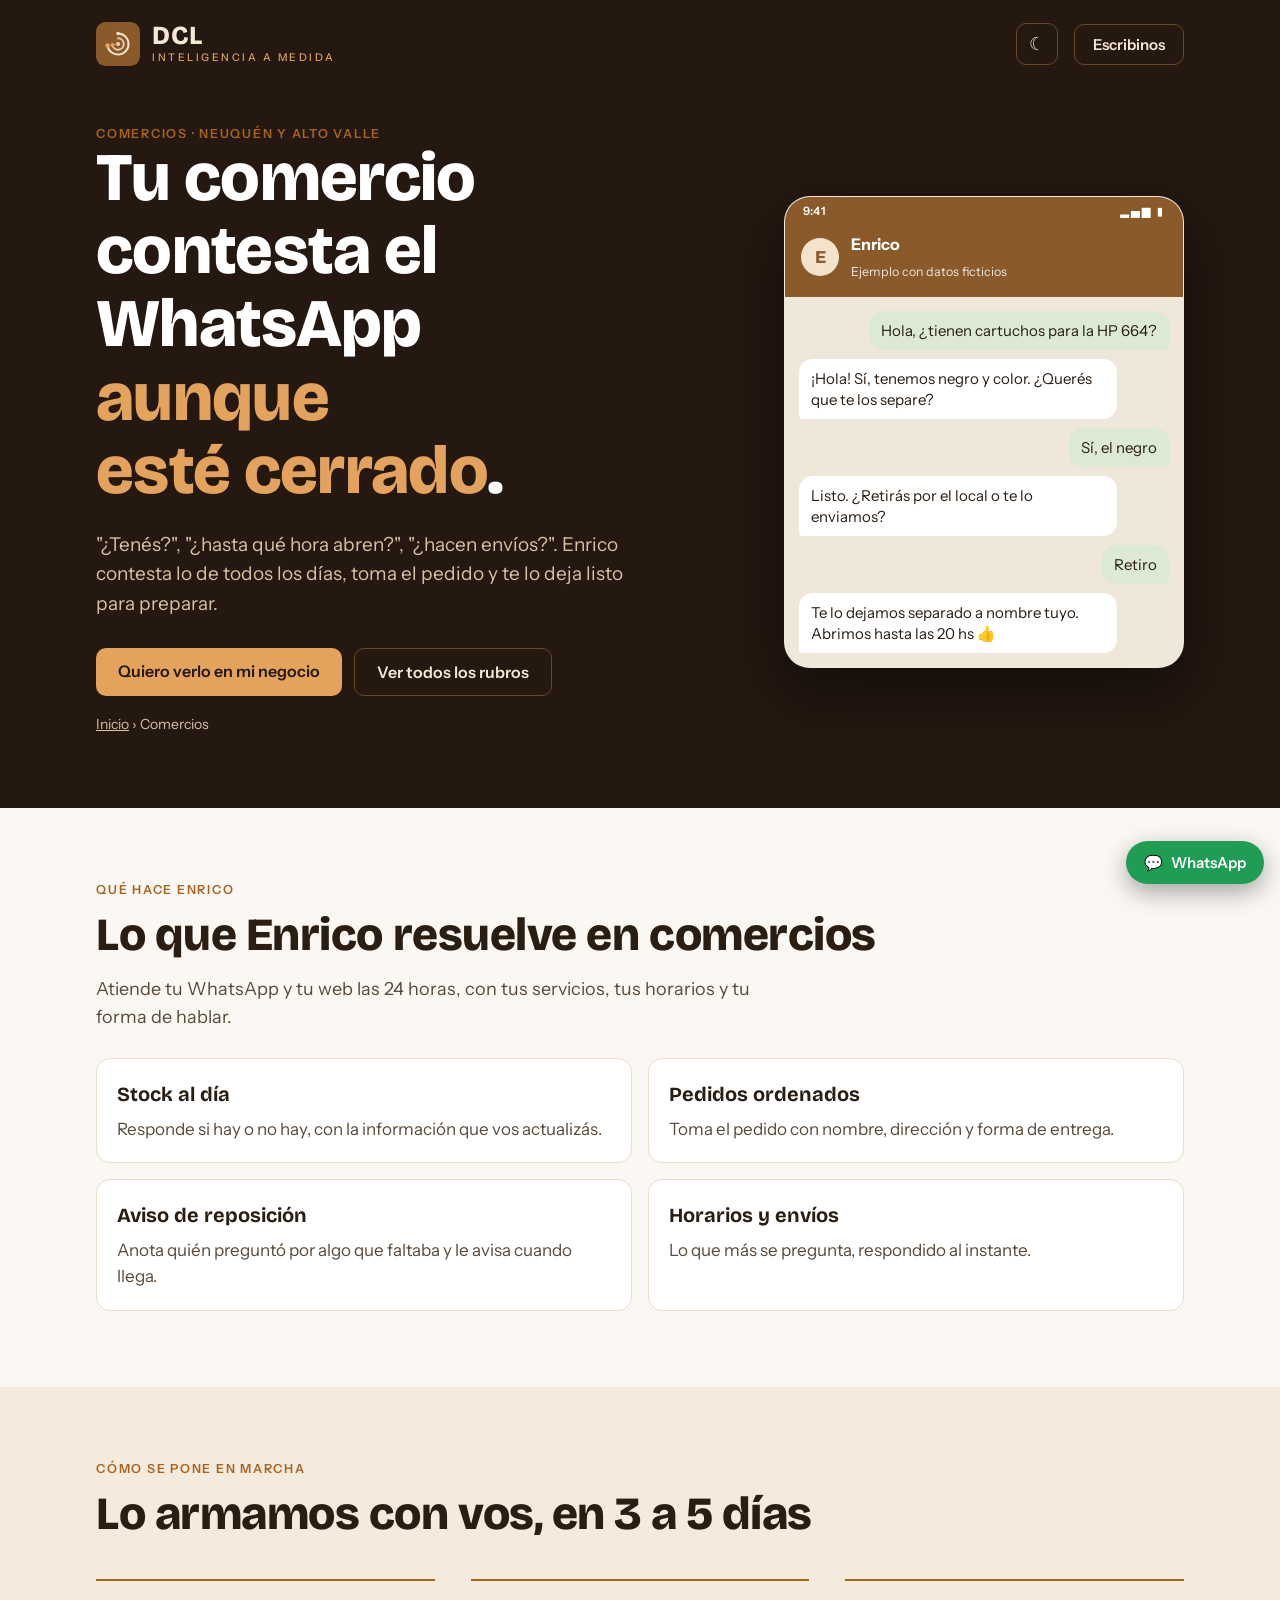
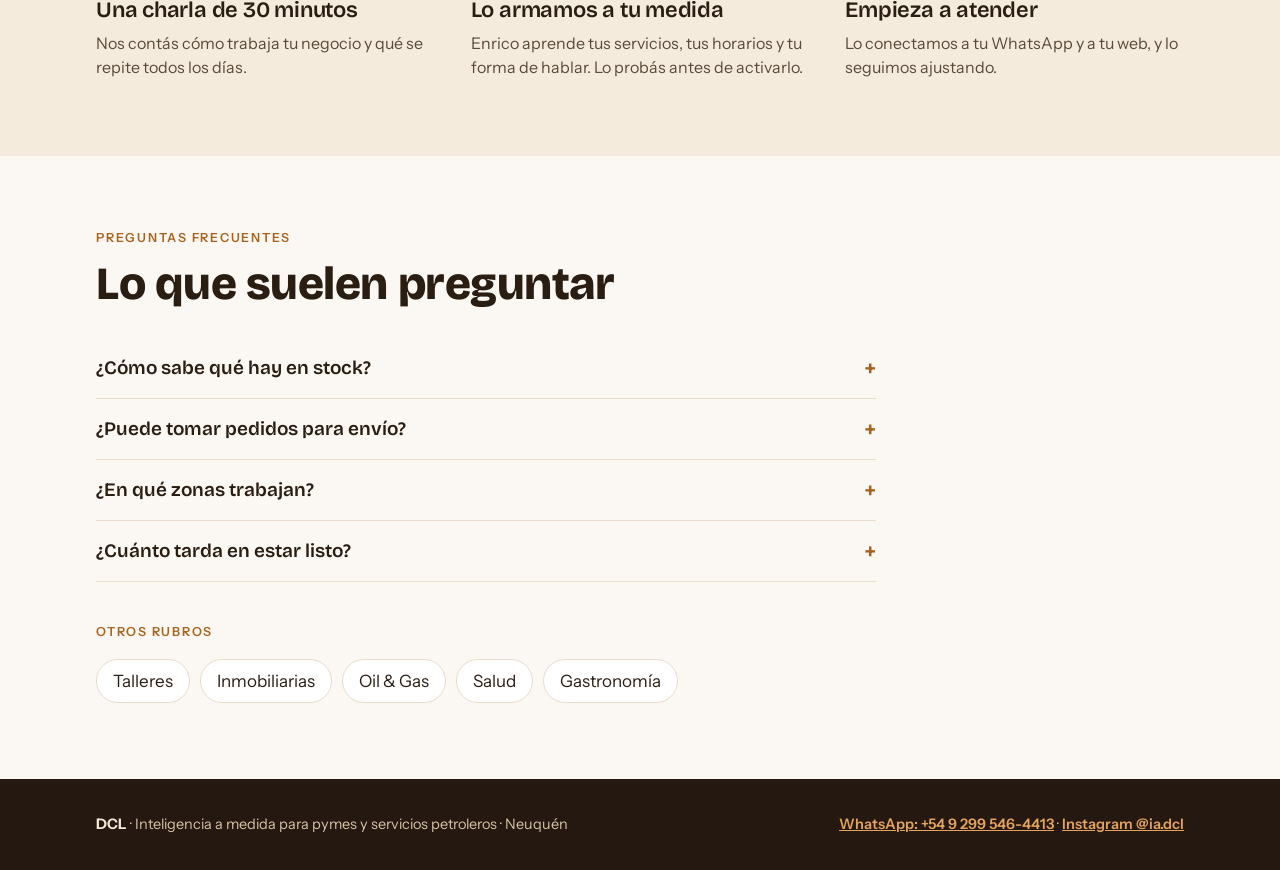
<file: comercios/index.html>
<!doctype html>
<html lang="es">
<head>
<meta charset="utf-8">
<meta name="viewport" content="width=device-width, initial-scale=1.0">
<title>Asistente de WhatsApp con IA para comercios en Neuquén · DCL</title>
<meta name="description" content="Enrico responde precios publicados, stock y horarios por WhatsApp, toma pedidos y avisa cuando hay reposición. Para comercios de Neuquén y el Alto Valle.">
<link rel="canonical" href="https://7dcl.github.io/comercios/">
<meta property="og:title" content="Asistente de WhatsApp con IA para comercios en Neuquén">
<meta property="og:description" content="Enrico responde precios publicados, stock y horarios por WhatsApp, toma pedidos y avisa cuando hay reposición. Para comercios de Neuquén y el Alto Valle.">
<meta property="og:type" content="website">
<meta property="og:url" content="https://7dcl.github.io/comercios/">
<link rel="icon" href="data:image/svg+xml,%3Csvg xmlns='http://www.w3.org/2000/svg' viewBox='0 0 200 200'%3E%3Crect width='200' height='200' rx='44' fill='%238a5a2b'/%3E%3Cg fill='none' stroke='%23f3e2cc' stroke-linecap='round' stroke-width='9'%3E%3Cpath d='M100 52A48 48 0 1 1 52.5 107'/%3E%3Cpath d='M100 74A26 26 0 1 1 74.3 104'/%3E%3C/g%3E%3Ccircle cx='100' cy='100' r='9' fill='%23f3e2cc'/%3E%3Ccircle cx='52.5' cy='107' r='10' fill='%23e3a35d'/%3E%3C/svg%3E">
<link rel="preconnect" href="https://fonts.googleapis.com">
<link rel="preconnect" href="https://fonts.gstatic.com" crossorigin>
<link rel="stylesheet" href="https://fonts.googleapis.com/css2?family=Bricolage+Grotesque:opsz,wght@12..96,600;12..96,800&family=Instrument+Sans:wght@400;500;600&display=swap">
<link rel="stylesheet" href="../assets/site.css">
<script type="application/ld+json">{"@context": "https://schema.org", "@graph": [{"@type": "ProfessionalService", "name": "DCL Inteligencia a Medida", "url": "https://7dcl.github.io/", "telephone": "+54 9 299 546-4413", "areaServed": [{"@type": "City", "name": "Neuquén"}, {"@type": "City", "name": "Cipolletti"}, {"@type": "City", "name": "Plottier"}, {"@type": "City", "name": "Centenario"}, {"@type": "City", "name": "General Roca"}, {"@type": "City", "name": "Cinco Saltos"}, {"@type": "City", "name": "Añelo"}], "address": {"@type": "PostalAddress", "addressLocality": "Neuquén", "addressRegion": "Neuquén", "addressCountry": "AR"}, "sameAs": ["https://www.instagram.com/ia.dcl/"]}, {"@type": "FAQPage", "mainEntity": [{"@type": "Question", "name": "¿Cómo sabe qué hay en stock?", "acceptedAnswer": {"@type": "Answer", "text": "Con la lista que cargás o con tu sistema de stock, según cómo trabajes."}}, {"@type": "Question", "name": "¿Puede tomar pedidos para envío?", "acceptedAnswer": {"@type": "Answer", "text": "Sí. Pide dirección y forma de entrega, y te deja el pedido listo."}}, {"@type": "Question", "name": "¿En qué zonas trabajan?", "acceptedAnswer": {"@type": "Answer", "text": "En Neuquén, Cipolletti, Plottier, Centenario, General Roca, Cinco Saltos y Añelo, y en todo el país de forma remota."}}, {"@type": "Question", "name": "¿Cuánto tarda en estar listo?", "acceptedAnswer": {"@type": "Answer", "text": "Entre 3 y 5 días desde la primera charla."}}]}]}</script>
</head>
<body>
<header class="hero">
  <div class="wrap">
    <div class="nav">
      <a class="brand" href="../" aria-label="DCL Inteligencia a Medida, inicio"><svg viewBox="0 0 200 200" aria-hidden="true"><rect width="200" height="200" rx="44" fill="#8a5a2b"/><g fill="none" stroke="#f3e2cc" stroke-linecap="round"><path d="M100 52 A48 48 0 1 1 52.5 107" stroke-width="9"/><path d="M100 74 A26 26 0 1 1 74.3 104" stroke-width="9" opacity=".85"/></g><circle cx="100" cy="100" r="9" fill="#f3e2cc"/><circle cx="52.5" cy="107" r="10" fill="#e3a35d"/><circle cx="74.3" cy="104" r="8" fill="#e3a35d"/><circle cx="100" cy="52" r="8" fill="#f3e2cc"/><path d="M52.5 107 L74.3 104 L100 100" stroke="#e3a35d" stroke-width="4" fill="none" stroke-linecap="round"/></svg><span><b>DCL</b><small>INTELIGENCIA A MEDIDA</small></span></a>
      <button type="button" class="themebtn" id="themeBtn" aria-label="Cambiar entre modo claro y oscuro">☾</button>
      <a class="btn" href="https://wa.me/5492995464413?text=Hola%2C%20tengo%20un%20negocio%20de%20comercios%20y%20quiero%20ver%20c%C3%B3mo%20funciona%20Enrico" target="_blank" rel="noopener">Escribinos</a>
    </div>
    <div class="hero-grid">
      <div>
        <div class="eyebrow">Comercios · Neuquén y Alto Valle</div>
        <h1>Tu comercio contesta el WhatsApp <em>aunque esté cerrado</em>.</h1>
        <p class="lead">"¿Tenés?", "¿hasta qué hora abren?", "¿hacen envíos?". Enrico contesta lo de todos los días, toma el pedido y te lo deja listo para preparar.</p>
        <div class="cta">
          <a class="btn main" href="https://wa.me/5492995464413?text=Hola%2C%20tengo%20un%20negocio%20de%20comercios%20y%20quiero%20ver%20c%C3%B3mo%20funciona%20Enrico" target="_blank" rel="noopener">Quiero verlo en mi negocio</a>
          <a class="btn ghost" href="../#rubros">Ver todos los rubros</a>
        </div>
        <p class="crumbs"><a href="../">Inicio</a> › Comercios</p>
      </div>
      <div>
        <div class="phone" role="img" aria-label="Ejemplo de conversación con Enrico">
          <div class="sb" aria-hidden="true"><span>9:41</span><i>▂▄▆ ▮</i></div>
          <div class="top"><div class="av">E</div><div><b>Enrico</b><span>Ejemplo con datos ficticios</span></div></div>
          <div class="log static"><div class="msg user">Hola, ¿tienen cartuchos para la HP 664?</div><div class="msg bot">¡Hola! Sí, tenemos negro y color. ¿Querés que te los separe?</div><div class="msg user">Sí, el negro</div><div class="msg bot">Listo. ¿Retirás por el local o te lo enviamos?</div><div class="msg user">Retiro</div><div class="msg bot">Te lo dejamos separado a nombre tuyo. Abrimos hasta las 20 hs 👍</div></div>
        </div>
      </div>
    </div>
  </div>
</header>
<main>
<section>
  <div class="wrap">
    <div class="eyebrow">Qué hace Enrico</div>
    <h2>Lo que Enrico resuelve en comercios</h2>
    <p class="sub">Atiende tu WhatsApp y tu web las 24 horas, con tus servicios, tus horarios y tu forma de hablar.</p>
    <div class="feat"><div><b>Stock al día</b><p>Responde si hay o no hay, con la información que vos actualizás.</p></div><div><b>Pedidos ordenados</b><p>Toma el pedido con nombre, dirección y forma de entrega.</p></div><div><b>Aviso de reposición</b><p>Anota quién preguntó por algo que faltaba y le avisa cuando llega.</p></div><div><b>Horarios y envíos</b><p>Lo que más se pregunta, respondido al instante.</p></div></div>
  </div>
</section>
<section class="how">
  <div class="wrap">
    <div class="eyebrow">Cómo se pone en marcha</div>
    <h2>Lo armamos con vos, en 3 a 5 días</h2>
    <div class="steps">
      <div class="step"><h3>Una charla de 30 minutos</h3><p>Nos contás cómo trabaja tu negocio y qué se repite todos los días.</p></div>
      <div class="step"><h3>Lo armamos a tu medida</h3><p>Enrico aprende tus servicios, tus horarios y tu forma de hablar. Lo probás antes de activarlo.</p></div>
      <div class="step"><h3>Empieza a atender</h3><p>Lo conectamos a tu WhatsApp y a tu web, y lo seguimos ajustando.</p></div>
    </div>
  </div>
</section>
<section>
  <div class="wrap">
    <div class="eyebrow">Preguntas frecuentes</div>
    <h2>Lo que suelen preguntar</h2>
    <div class="faq"><details><summary>¿Cómo sabe qué hay en stock?</summary><p>Con la lista que cargás o con tu sistema de stock, según cómo trabajes.</p></details><details><summary>¿Puede tomar pedidos para envío?</summary><p>Sí. Pide dirección y forma de entrega, y te deja el pedido listo.</p></details><details><summary>¿En qué zonas trabajan?</summary><p>En Neuquén, Cipolletti, Plottier, Centenario, General Roca, Cinco Saltos y Añelo, y en todo el país de forma remota.</p></details><details><summary>¿Cuánto tarda en estar listo?</summary><p>Entre 3 y 5 días desde la primera charla.</p></details></div>
    <div class="eyebrow" style="margin-top:44px">Otros rubros</div>
    <div class="otros"><a href="../talleres-mecanicos/">Talleres</a><a href="../inmobiliarias/">Inmobiliarias</a><a href="../servicios-petroleros/">Oil & Gas</a><a href="../consultorios/">Salud</a><a href="../gastronomia/">Gastronomía</a></div>
  </div>
</section>
</main>
<a class="wa-flotante" href="https://wa.me/5492995464413?text=Hola%2C%20tengo%20un%20negocio%20de%20comercios%20y%20quiero%20ver%20c%C3%B3mo%20funciona%20Enrico" target="_blank" rel="noopener" aria-label="Escribinos por WhatsApp">💬 <span>WhatsApp</span></a>
<footer>
  <div class="wrap">
    <span><b>DCL</b> · Inteligencia a medida para pymes y servicios petroleros · Neuquén</span>
    <span><a class="flink" href="https://wa.me/5492995464413" target="_blank" rel="noopener">WhatsApp: +54 9 299 546-4413</a> · <a class="flink" href="https://www.instagram.com/ia.dcl/" target="_blank" rel="noopener">Instagram @ia.dcl</a></span>
  </div>
</footer>
<script>
(function(){var root=document.documentElement,tb=document.getElementById('themeBtn');
function dark(){var t=root.getAttribute('data-theme');return t?t==='dark':matchMedia('(prefers-color-scheme: dark)').matches}
function paint(){tb.textContent=dark()?'☀':'☾'}
try{var s=localStorage.getItem('dcl-theme');if(s)root.setAttribute('data-theme',s)}catch(_){}
paint();tb.addEventListener('click',function(){var n=dark()?'light':'dark';root.setAttribute('data-theme',n);try{localStorage.setItem('dcl-theme',n)}catch(_){}paint()});})();
</script>
</body>
</html>
</file>
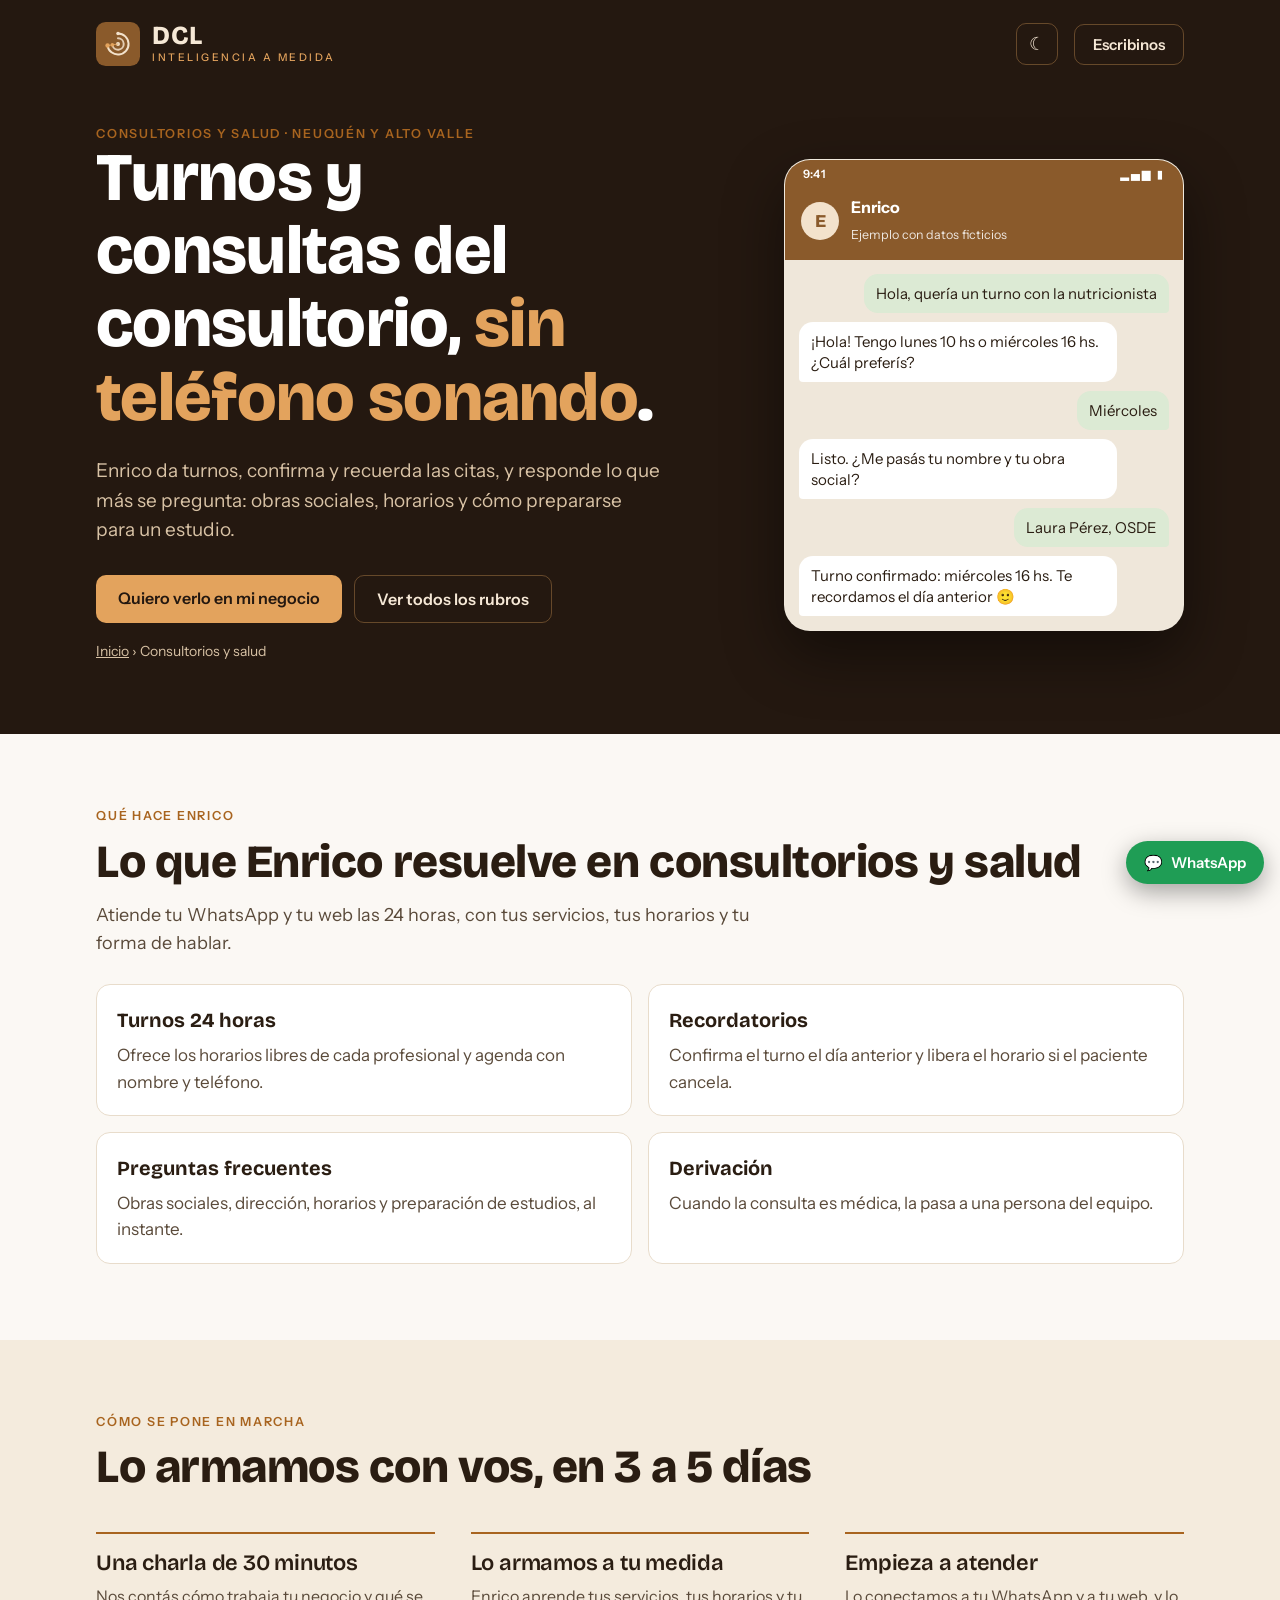
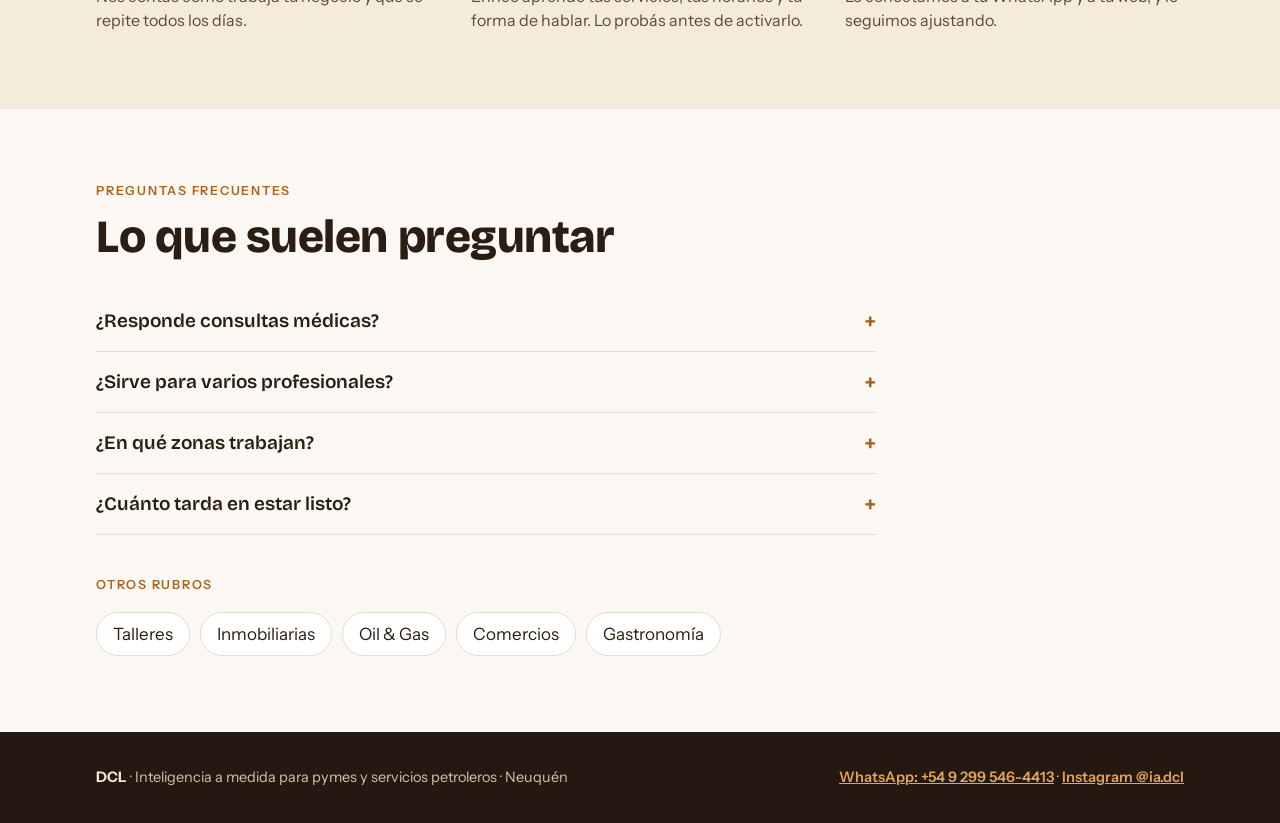
<file: consultorios/index.html>
<!doctype html>
<html lang="es">
<head>
<meta charset="utf-8">
<meta name="viewport" content="width=device-width, initial-scale=1.0">
<title>Asistente de WhatsApp con IA para consultorios y centros de salud en Neuquén · DCL</title>
<meta name="description" content="Enrico da turnos por WhatsApp las 24 horas, confirma y recuerda citas, y responde obras sociales, horarios y preparación de estudios. Neuquén y Alto Valle.">
<link rel="canonical" href="https://7dcl.github.io/consultorios/">
<meta property="og:title" content="Asistente de WhatsApp con IA para consultorios y centros de salud en Neuquén">
<meta property="og:description" content="Enrico da turnos por WhatsApp las 24 horas, confirma y recuerda citas, y responde obras sociales, horarios y preparación de estudios. Neuquén y Alto Valle.">
<meta property="og:type" content="website">
<meta property="og:url" content="https://7dcl.github.io/consultorios/">
<link rel="icon" href="data:image/svg+xml,%3Csvg xmlns='http://www.w3.org/2000/svg' viewBox='0 0 200 200'%3E%3Crect width='200' height='200' rx='44' fill='%238a5a2b'/%3E%3Cg fill='none' stroke='%23f3e2cc' stroke-linecap='round' stroke-width='9'%3E%3Cpath d='M100 52A48 48 0 1 1 52.5 107'/%3E%3Cpath d='M100 74A26 26 0 1 1 74.3 104'/%3E%3C/g%3E%3Ccircle cx='100' cy='100' r='9' fill='%23f3e2cc'/%3E%3Ccircle cx='52.5' cy='107' r='10' fill='%23e3a35d'/%3E%3C/svg%3E">
<link rel="preconnect" href="https://fonts.googleapis.com">
<link rel="preconnect" href="https://fonts.gstatic.com" crossorigin>
<link rel="stylesheet" href="https://fonts.googleapis.com/css2?family=Bricolage+Grotesque:opsz,wght@12..96,600;12..96,800&family=Instrument+Sans:wght@400;500;600&display=swap">
<link rel="stylesheet" href="../assets/site.css">
<script type="application/ld+json">{"@context": "https://schema.org", "@graph": [{"@type": "ProfessionalService", "name": "DCL Inteligencia a Medida", "url": "https://7dcl.github.io/", "telephone": "+54 9 299 546-4413", "areaServed": [{"@type": "City", "name": "Neuquén"}, {"@type": "City", "name": "Cipolletti"}, {"@type": "City", "name": "Plottier"}, {"@type": "City", "name": "Centenario"}, {"@type": "City", "name": "General Roca"}, {"@type": "City", "name": "Cinco Saltos"}, {"@type": "City", "name": "Añelo"}], "address": {"@type": "PostalAddress", "addressLocality": "Neuquén", "addressRegion": "Neuquén", "addressCountry": "AR"}, "sameAs": ["https://www.instagram.com/ia.dcl/"]}, {"@type": "FAQPage", "mainEntity": [{"@type": "Question", "name": "¿Responde consultas médicas?", "acceptedAnswer": {"@type": "Answer", "text": "No. Da turnos y responde preguntas administrativas. Lo médico lo deriva al equipo."}}, {"@type": "Question", "name": "¿Sirve para varios profesionales?", "acceptedAnswer": {"@type": "Answer", "text": "Sí. Maneja la agenda de cada uno por separado."}}, {"@type": "Question", "name": "¿En qué zonas trabajan?", "acceptedAnswer": {"@type": "Answer", "text": "En Neuquén, Cipolletti, Plottier, Centenario, General Roca, Cinco Saltos y Añelo, y en todo el país de forma remota."}}, {"@type": "Question", "name": "¿Cuánto tarda en estar listo?", "acceptedAnswer": {"@type": "Answer", "text": "Entre 3 y 5 días desde la primera charla."}}]}]}</script>
</head>
<body>
<header class="hero">
  <div class="wrap">
    <div class="nav">
      <a class="brand" href="../" aria-label="DCL Inteligencia a Medida, inicio"><svg viewBox="0 0 200 200" aria-hidden="true"><rect width="200" height="200" rx="44" fill="#8a5a2b"/><g fill="none" stroke="#f3e2cc" stroke-linecap="round"><path d="M100 52 A48 48 0 1 1 52.5 107" stroke-width="9"/><path d="M100 74 A26 26 0 1 1 74.3 104" stroke-width="9" opacity=".85"/></g><circle cx="100" cy="100" r="9" fill="#f3e2cc"/><circle cx="52.5" cy="107" r="10" fill="#e3a35d"/><circle cx="74.3" cy="104" r="8" fill="#e3a35d"/><circle cx="100" cy="52" r="8" fill="#f3e2cc"/><path d="M52.5 107 L74.3 104 L100 100" stroke="#e3a35d" stroke-width="4" fill="none" stroke-linecap="round"/></svg><span><b>DCL</b><small>INTELIGENCIA A MEDIDA</small></span></a>
      <button type="button" class="themebtn" id="themeBtn" aria-label="Cambiar entre modo claro y oscuro">☾</button>
      <a class="btn" href="https://wa.me/5492995464413?text=Hola%2C%20tengo%20un%20negocio%20de%20consultorios%20y%20salud%20y%20quiero%20ver%20c%C3%B3mo%20funciona%20Enrico" target="_blank" rel="noopener">Escribinos</a>
    </div>
    <div class="hero-grid">
      <div>
        <div class="eyebrow">Consultorios y salud · Neuquén y Alto Valle</div>
        <h1>Turnos y consultas del consultorio, <em>sin teléfono sonando</em>.</h1>
        <p class="lead">Enrico da turnos, confirma y recuerda las citas, y responde lo que más se pregunta: obras sociales, horarios y cómo prepararse para un estudio.</p>
        <div class="cta">
          <a class="btn main" href="https://wa.me/5492995464413?text=Hola%2C%20tengo%20un%20negocio%20de%20consultorios%20y%20salud%20y%20quiero%20ver%20c%C3%B3mo%20funciona%20Enrico" target="_blank" rel="noopener">Quiero verlo en mi negocio</a>
          <a class="btn ghost" href="../#rubros">Ver todos los rubros</a>
        </div>
        <p class="crumbs"><a href="../">Inicio</a> › Consultorios y salud</p>
      </div>
      <div>
        <div class="phone" role="img" aria-label="Ejemplo de conversación con Enrico">
          <div class="sb" aria-hidden="true"><span>9:41</span><i>▂▄▆ ▮</i></div>
          <div class="top"><div class="av">E</div><div><b>Enrico</b><span>Ejemplo con datos ficticios</span></div></div>
          <div class="log static"><div class="msg user">Hola, quería un turno con la nutricionista</div><div class="msg bot">¡Hola! Tengo lunes 10 hs o miércoles 16 hs. ¿Cuál preferís?</div><div class="msg user">Miércoles</div><div class="msg bot">Listo. ¿Me pasás tu nombre y tu obra social?</div><div class="msg user">Laura Pérez, OSDE</div><div class="msg bot">Turno confirmado: miércoles 16 hs. Te recordamos el día anterior 🙂</div></div>
        </div>
      </div>
    </div>
  </div>
</header>
<main>
<section>
  <div class="wrap">
    <div class="eyebrow">Qué hace Enrico</div>
    <h2>Lo que Enrico resuelve en consultorios y salud</h2>
    <p class="sub">Atiende tu WhatsApp y tu web las 24 horas, con tus servicios, tus horarios y tu forma de hablar.</p>
    <div class="feat"><div><b>Turnos 24 horas</b><p>Ofrece los horarios libres de cada profesional y agenda con nombre y teléfono.</p></div><div><b>Recordatorios</b><p>Confirma el turno el día anterior y libera el horario si el paciente cancela.</p></div><div><b>Preguntas frecuentes</b><p>Obras sociales, dirección, horarios y preparación de estudios, al instante.</p></div><div><b>Derivación</b><p>Cuando la consulta es médica, la pasa a una persona del equipo.</p></div></div>
  </div>
</section>
<section class="how">
  <div class="wrap">
    <div class="eyebrow">Cómo se pone en marcha</div>
    <h2>Lo armamos con vos, en 3 a 5 días</h2>
    <div class="steps">
      <div class="step"><h3>Una charla de 30 minutos</h3><p>Nos contás cómo trabaja tu negocio y qué se repite todos los días.</p></div>
      <div class="step"><h3>Lo armamos a tu medida</h3><p>Enrico aprende tus servicios, tus horarios y tu forma de hablar. Lo probás antes de activarlo.</p></div>
      <div class="step"><h3>Empieza a atender</h3><p>Lo conectamos a tu WhatsApp y a tu web, y lo seguimos ajustando.</p></div>
    </div>
  </div>
</section>
<section>
  <div class="wrap">
    <div class="eyebrow">Preguntas frecuentes</div>
    <h2>Lo que suelen preguntar</h2>
    <div class="faq"><details><summary>¿Responde consultas médicas?</summary><p>No. Da turnos y responde preguntas administrativas. Lo médico lo deriva al equipo.</p></details><details><summary>¿Sirve para varios profesionales?</summary><p>Sí. Maneja la agenda de cada uno por separado.</p></details><details><summary>¿En qué zonas trabajan?</summary><p>En Neuquén, Cipolletti, Plottier, Centenario, General Roca, Cinco Saltos y Añelo, y en todo el país de forma remota.</p></details><details><summary>¿Cuánto tarda en estar listo?</summary><p>Entre 3 y 5 días desde la primera charla.</p></details></div>
    <div class="eyebrow" style="margin-top:44px">Otros rubros</div>
    <div class="otros"><a href="../talleres-mecanicos/">Talleres</a><a href="../inmobiliarias/">Inmobiliarias</a><a href="../servicios-petroleros/">Oil & Gas</a><a href="../comercios/">Comercios</a><a href="../gastronomia/">Gastronomía</a></div>
  </div>
</section>
</main>
<a class="wa-flotante" href="https://wa.me/5492995464413?text=Hola%2C%20tengo%20un%20negocio%20de%20consultorios%20y%20salud%20y%20quiero%20ver%20c%C3%B3mo%20funciona%20Enrico" target="_blank" rel="noopener" aria-label="Escribinos por WhatsApp">💬 <span>WhatsApp</span></a>
<footer>
  <div class="wrap">
    <span><b>DCL</b> · Inteligencia a medida para pymes y servicios petroleros · Neuquén</span>
    <span><a class="flink" href="https://wa.me/5492995464413" target="_blank" rel="noopener">WhatsApp: +54 9 299 546-4413</a> · <a class="flink" href="https://www.instagram.com/ia.dcl/" target="_blank" rel="noopener">Instagram @ia.dcl</a></span>
  </div>
</footer>
<script>
(function(){var root=document.documentElement,tb=document.getElementById('themeBtn');
function dark(){var t=root.getAttribute('data-theme');return t?t==='dark':matchMedia('(prefers-color-scheme: dark)').matches}
function paint(){tb.textContent=dark()?'☀':'☾'}
try{var s=localStorage.getItem('dcl-theme');if(s)root.setAttribute('data-theme',s)}catch(_){}
paint();tb.addEventListener('click',function(){var n=dark()?'light':'dark';root.setAttribute('data-theme',n);try{localStorage.setItem('dcl-theme',n)}catch(_){}paint()});})();
</script>
</body>
</html>
</file>
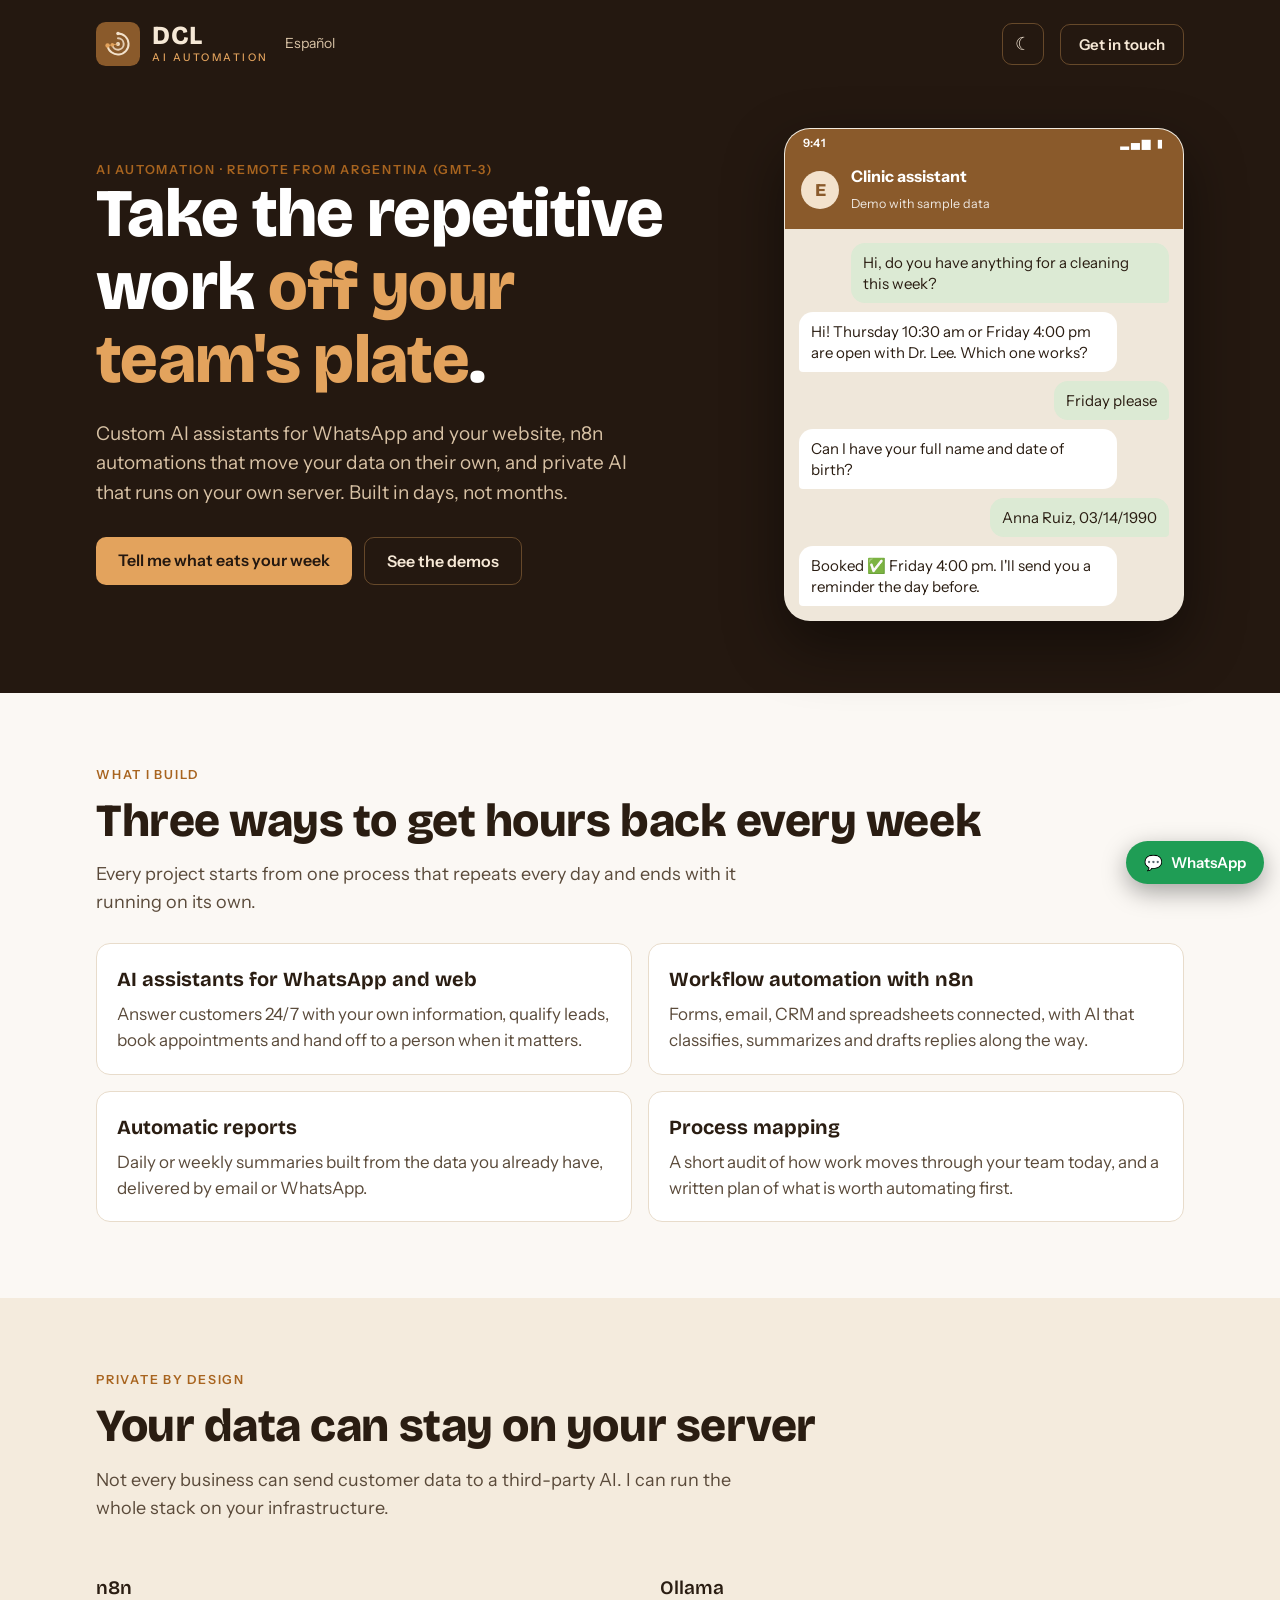
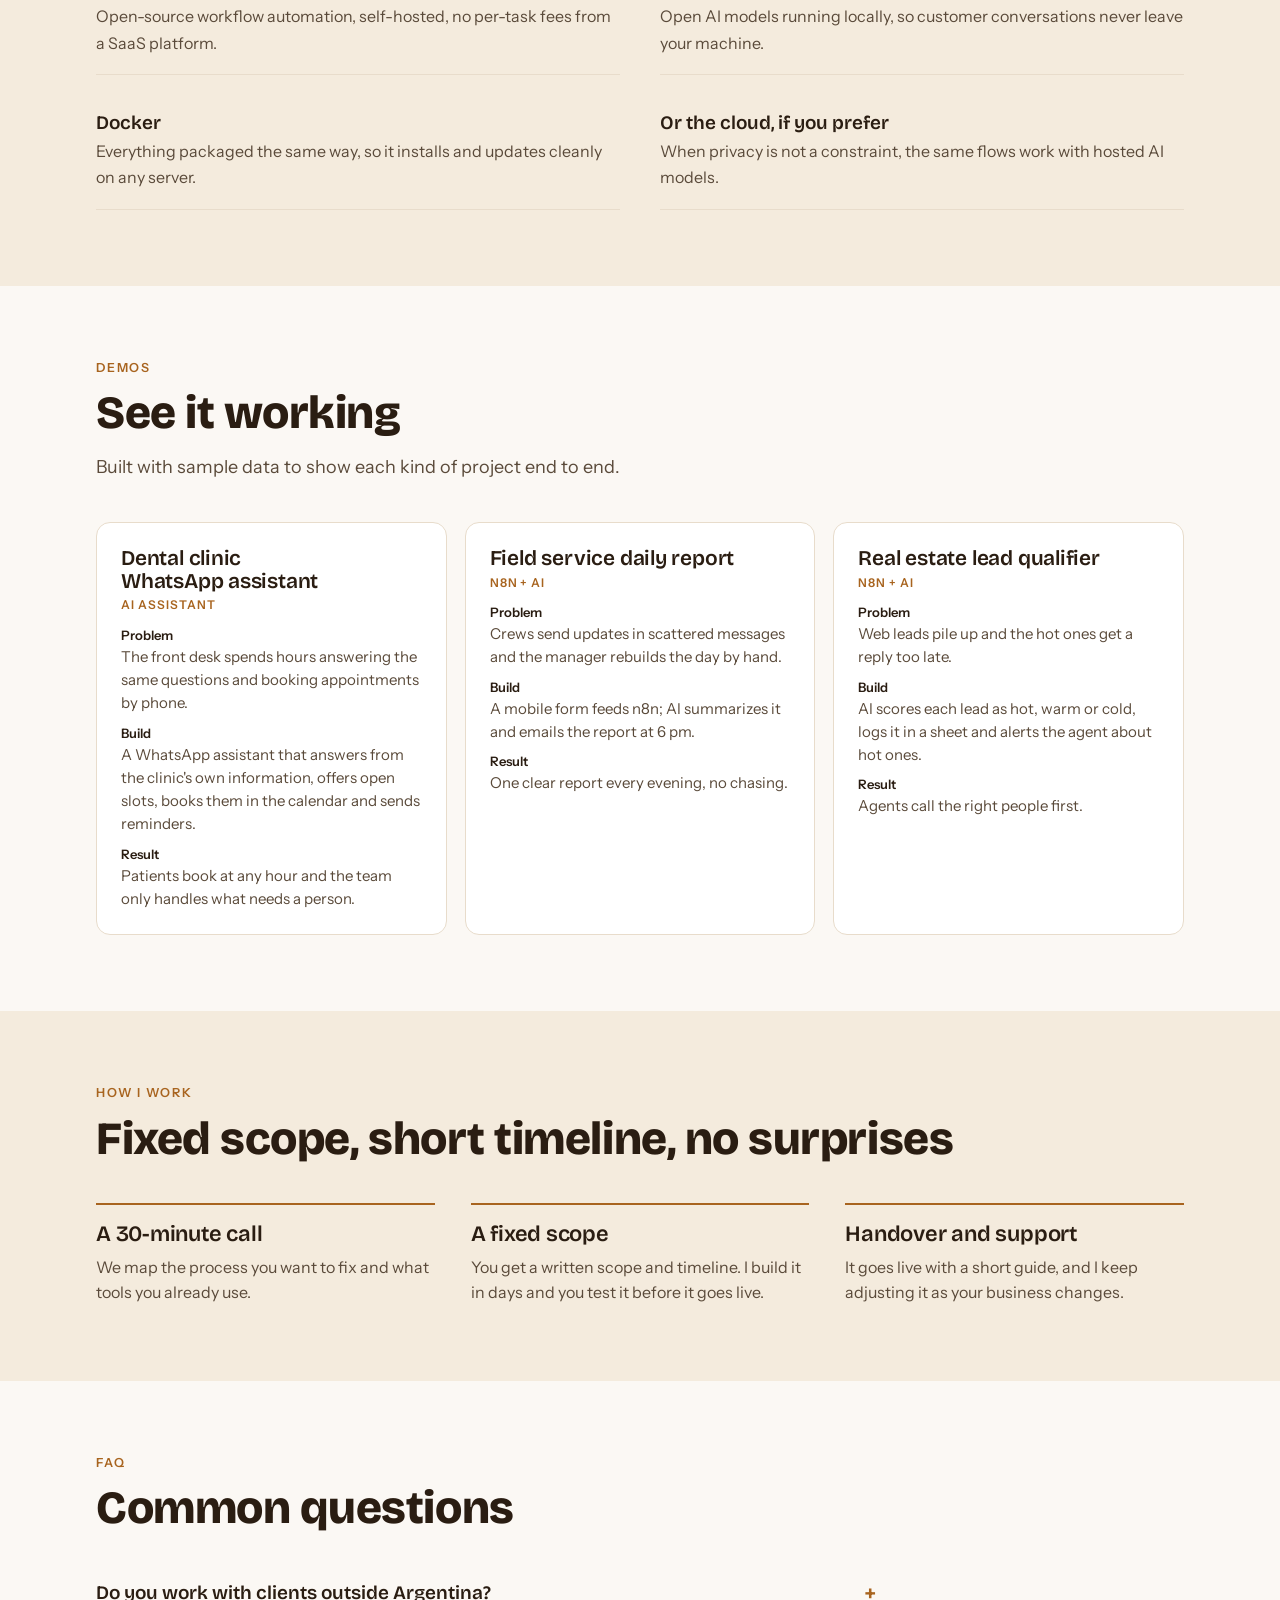
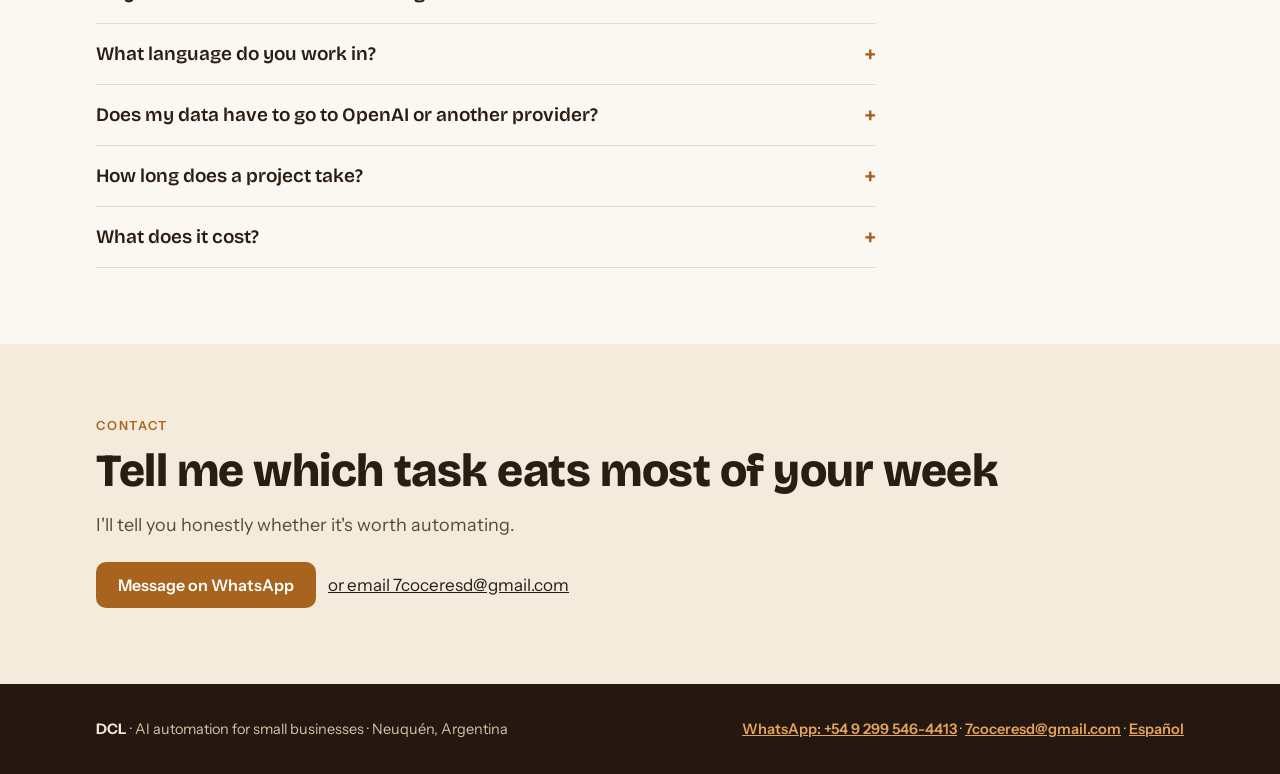
<file: en/index.html>
<!doctype html>
<html lang="en">
<head>
<meta charset="utf-8">
<meta name="viewport" content="width=device-width, initial-scale=1.0">
<title>AI Automation for Small Businesses · n8n, WhatsApp AI, Self-Hosted LLMs · DCL</title>
<meta name="description" content="Custom AI assistants for WhatsApp and the web, n8n workflow automation and private self-hosted AI (Docker + Ollama). Remote from Argentina, overlapping the US work day.">
<link rel="canonical" href="https://7dcl.github.io/en/">
<link rel="alternate" hreflang="es" href="https://7dcl.github.io/">
<link rel="alternate" hreflang="en" href="https://7dcl.github.io/en/">
<meta property="og:title" content="AI automation for small businesses · DCL">
<meta property="og:description" content="Custom AI assistants for WhatsApp and the web, n8n workflow automation and private self-hosted AI.">
<meta property="og:type" content="website">
<meta property="og:url" content="https://7dcl.github.io/en/">
<link rel="icon" href="data:image/svg+xml,%3Csvg xmlns='http://www.w3.org/2000/svg' viewBox='0 0 200 200'%3E%3Crect width='200' height='200' rx='44' fill='%238a5a2b'/%3E%3Cg fill='none' stroke='%23f3e2cc' stroke-linecap='round' stroke-width='9'%3E%3Cpath d='M100 52A48 48 0 1 1 52.5 107'/%3E%3Cpath d='M100 74A26 26 0 1 1 74.3 104'/%3E%3C/g%3E%3Ccircle cx='100' cy='100' r='9' fill='%23f3e2cc'/%3E%3Ccircle cx='52.5' cy='107' r='10' fill='%23e3a35d'/%3E%3C/svg%3E">
<link rel="preconnect" href="https://fonts.googleapis.com">
<link rel="preconnect" href="https://fonts.gstatic.com" crossorigin>
<link rel="stylesheet" href="https://fonts.googleapis.com/css2?family=Bricolage+Grotesque:opsz,wght@12..96,600;12..96,800&family=Instrument+Sans:wght@400;500;600&display=swap">
<link rel="stylesheet" href="../assets/site.css">
<script type="application/ld+json">{"@context":"https://schema.org","@type":"ProfessionalService","name":"DCL Inteligencia a Medida","url":"https://7dcl.github.io/en/","telephone":"+54 9 299 546-4413","email":"7coceresd@gmail.com","areaServed":"Worldwide","address":{"@type":"PostalAddress","addressLocality":"Neuquén","addressCountry":"AR"},"knowsLanguage":["en","es"],"sameAs":["https://www.instagram.com/ia.dcl/"]}</script>
<style>
.case .job{text-transform:uppercase;font-size:12px;letter-spacing:.08em}
.case dl{margin:12px 0 0}
.case dt{font:600 13px var(--body);color:var(--fg);margin-top:10px}
.case dd{margin:2px 0 0;color:var(--muted);font-size:15px}
.langlink{color:var(--hero-muted);font-size:14px;text-decoration:none;margin-right:6px}
</style>
</head>
<body>
<header class="hero">
  <div class="wrap">
    <div class="nav">
      <a class="brand" href="./" aria-label="DCL, home"><svg viewBox="0 0 200 200" aria-hidden="true"><rect width="200" height="200" rx="44" fill="#8a5a2b"/><g fill="none" stroke="#f3e2cc" stroke-linecap="round"><path d="M100 52 A48 48 0 1 1 52.5 107" stroke-width="9"/><path d="M100 74 A26 26 0 1 1 74.3 104" stroke-width="9" opacity=".85"/></g><circle cx="100" cy="100" r="9" fill="#f3e2cc"/><circle cx="52.5" cy="107" r="10" fill="#e3a35d"/><circle cx="74.3" cy="104" r="8" fill="#e3a35d"/><circle cx="100" cy="52" r="8" fill="#f3e2cc"/><path d="M52.5 107 L74.3 104 L100 100" stroke="#e3a35d" stroke-width="4" fill="none" stroke-linecap="round"/></svg><span><b>DCL</b><small>AI AUTOMATION</small></span></a>
      <a class="langlink" href="../" hreflang="es">Español</a>
      <button type="button" class="themebtn" id="themeBtn" aria-label="Toggle light and dark mode">☾</button>
      <a class="btn" href="#contact">Get in touch</a>
    </div>
    <div class="hero-grid">
      <div>
        <div class="eyebrow">AI automation · Remote from Argentina (GMT-3)</div>
        <h1>Take the repetitive work <em>off your team's plate</em>.</h1>
        <p class="lead">Custom AI assistants for WhatsApp and your website, n8n automations that move your data on their own, and private AI that runs on your own server. Built in days, not months.</p>
        <div class="cta">
          <a class="btn main" href="#contact">Tell me what eats your week</a>
          <a class="btn ghost" href="#demos">See the demos</a>
        </div>
      </div>
      <div>
        <div class="phone" role="img" aria-label="Sample conversation with a clinic's AI assistant">
          <div class="sb" aria-hidden="true"><span>9:41</span><i>▂▄▆ ▮</i></div>
          <div class="top"><div class="av">E</div><div><b>Clinic assistant</b><span>Demo with sample data</span></div></div>
          <div class="log static"><div class="msg user">Hi, do you have anything for a cleaning this week?</div><div class="msg bot">Hi! Thursday 10:30 am or Friday 4:00 pm are open with Dr. Lee. Which one works?</div><div class="msg user">Friday please</div><div class="msg bot">Can I have your full name and date of birth?</div><div class="msg user">Anna Ruiz, 03/14/1990</div><div class="msg bot">Booked ✅ Friday 4:00 pm. I'll send you a reminder the day before.</div></div>
        </div>
      </div>
    </div>
  </div>
</header>
<main>
<section>
  <div class="wrap">
    <div class="eyebrow">What I build</div>
    <h2>Three ways to get hours back every week</h2>
    <p class="sub">Every project starts from one process that repeats every day and ends with it running on its own.</p>
    <div class="feat">
      <div><b>AI assistants for WhatsApp and web</b><p>Answer customers 24/7 with your own information, qualify leads, book appointments and hand off to a person when it matters.</p></div>
      <div><b>Workflow automation with n8n</b><p>Forms, email, CRM and spreadsheets connected, with AI that classifies, summarizes and drafts replies along the way.</p></div>
      <div><b>Automatic reports</b><p>Daily or weekly summaries built from the data you already have, delivered by email or WhatsApp.</p></div>
      <div><b>Process mapping</b><p>A short audit of how work moves through your team today, and a written plan of what is worth automating first.</p></div>
    </div>
  </div>
</section>
<section class="how">
  <div class="wrap">
    <div class="eyebrow">Private by design</div>
    <h2>Your data can stay on your server</h2>
    <p class="sub">Not every business can send customer data to a third-party AI. I can run the whole stack on your infrastructure.</p>
    <div class="why">
      <div><b>n8n</b><span>Open-source workflow automation, self-hosted, no per-task fees from a SaaS platform.</span></div>
      <div><b>Ollama</b><span>Open AI models running locally, so customer conversations never leave your machine.</span></div>
      <div><b>Docker</b><span>Everything packaged the same way, so it installs and updates cleanly on any server.</span></div>
      <div><b>Or the cloud, if you prefer</b><span>When privacy is not a constraint, the same flows work with hosted AI models.</span></div>
    </div>
  </div>
</section>
<section id="demos">
  <div class="wrap">
    <div class="eyebrow">Demos</div>
    <h2>See it working</h2>
    <p class="sub">Built with sample data to show each kind of project end to end.</p>
    <div class="roles">
      <div class="role case"><h3>Dental clinic WhatsApp assistant</h3><div class="job">AI assistant</div><dl><dt>Problem</dt><dd>The front desk spends hours answering the same questions and booking appointments by phone.</dd><dt>Build</dt><dd>A WhatsApp assistant that answers from the clinic's own information, offers open slots, books them in the calendar and sends reminders.</dd><dt>Result</dt><dd>Patients book at any hour and the team only handles what needs a person.</dd></dl></div>
      <div class="role case"><h3>Field service daily report</h3><div class="job">n8n + AI</div><dl><dt>Problem</dt><dd>Crews send updates in scattered messages and the manager rebuilds the day by hand.</dd><dt>Build</dt><dd>A mobile form feeds n8n; AI summarizes it and emails the report at 6 pm.</dd><dt>Result</dt><dd>One clear report every evening, no chasing.</dd></dl></div>
      <div class="role case"><h3>Real estate lead qualifier</h3><div class="job">n8n + AI</div><dl><dt>Problem</dt><dd>Web leads pile up and the hot ones get a reply too late.</dd><dt>Build</dt><dd>AI scores each lead as hot, warm or cold, logs it in a sheet and alerts the agent about hot ones.</dd><dt>Result</dt><dd>Agents call the right people first.</dd></dl></div>
    </div>
  </div>
</section>
<section class="how">
  <div class="wrap">
    <div class="eyebrow">How I work</div>
    <h2>Fixed scope, short timeline, no surprises</h2>
    <div class="steps">
      <div class="step"><h3>A 30-minute call</h3><p>We map the process you want to fix and what tools you already use.</p></div>
      <div class="step"><h3>A fixed scope</h3><p>You get a written scope and timeline. I build it in days and you test it before it goes live.</p></div>
      <div class="step"><h3>Handover and support</h3><p>It goes live with a short guide, and I keep adjusting it as your business changes.</p></div>
    </div>
  </div>
</section>
<section>
  <div class="wrap">
    <div class="eyebrow">FAQ</div>
    <h2>Common questions</h2>
    <div class="faq">
      <details><summary>Do you work with clients outside Argentina?</summary><p>Yes. Everything is remote. I'm in GMT-3, which overlaps most of the US and part of the European working day.</p></details>
      <details><summary>What language do you work in?</summary><p>English and Spanish. Calls, documentation and the assistants themselves can be in either.</p></details>
      <details><summary>Does my data have to go to OpenAI or another provider?</summary><p>No. With Ollama the AI model runs on your own server. Hosted models are an option only if you want them.</p></details>
      <details><summary>How long does a project take?</summary><p>A single automation takes a few days. A full WhatsApp assistant usually takes one to two weeks.</p></details>
      <details><summary>What does it cost?</summary><p>Every project is scoped individually. Tell me about your process and I'll send you a fixed quote.</p></details>
    </div>
  </div>
</section>
<section class="how" id="contact">
  <div class="wrap">
    <div class="eyebrow">Contact</div>
    <h2>Tell me which task eats most of your week</h2>
    <p class="sub">I'll tell you honestly whether it's worth automating.</p>
    <div class="cta" style="display:flex;flex-wrap:wrap;gap:12px;margin-top:22px">
      <a class="btn" href="https://wa.me/5492995464413?text=Hi%2C%20I%27d%20like%20to%20talk%20about%20automating%20a%20process%20in%20my%20business" target="_blank" rel="noopener">Message on WhatsApp</a>
      <a href="mailto:7coceresd@gmail.com?subject=Automation%20project" style="align-self:center;color:var(--fg)">or email 7coceresd@gmail.com</a>
    </div>
  </div>
</section>
</main>
<a class="wa-flotante" href="https://wa.me/5492995464413?text=Hi%2C%20I%27d%20like%20to%20talk%20about%20automating%20a%20process%20in%20my%20business" target="_blank" rel="noopener" aria-label="Message on WhatsApp">💬 <span>WhatsApp</span></a>
<footer>
  <div class="wrap">
    <span><b>DCL</b> · AI automation for small businesses · Neuquén, Argentina</span>
    <span><a class="flink" href="https://wa.me/5492995464413?text=Hi%2C%20I%27d%20like%20to%20talk%20about%20automating%20a%20process%20in%20my%20business" target="_blank" rel="noopener">WhatsApp: +54 9 299 546-4413</a> · <a class="flink" href="mailto:7coceresd@gmail.com">7coceresd@gmail.com</a> · <a class="flink" href="../">Español</a></span>
  </div>
</footer>
<script>
(function(){var root=document.documentElement,tb=document.getElementById('themeBtn');
function dark(){var t=root.getAttribute('data-theme');return t?t==='dark':matchMedia('(prefers-color-scheme: dark)').matches}
function paint(){tb.textContent=dark()?'☀':'☾'}
try{var s=localStorage.getItem('dcl-theme');if(s)root.setAttribute('data-theme',s)}catch(_){}
paint();tb.addEventListener('click',function(){var n=dark()?'light':'dark';root.setAttribute('data-theme',n);try{localStorage.setItem('dcl-theme',n)}catch(_){}paint()});})();
</script>
</body>
</html>
</file>
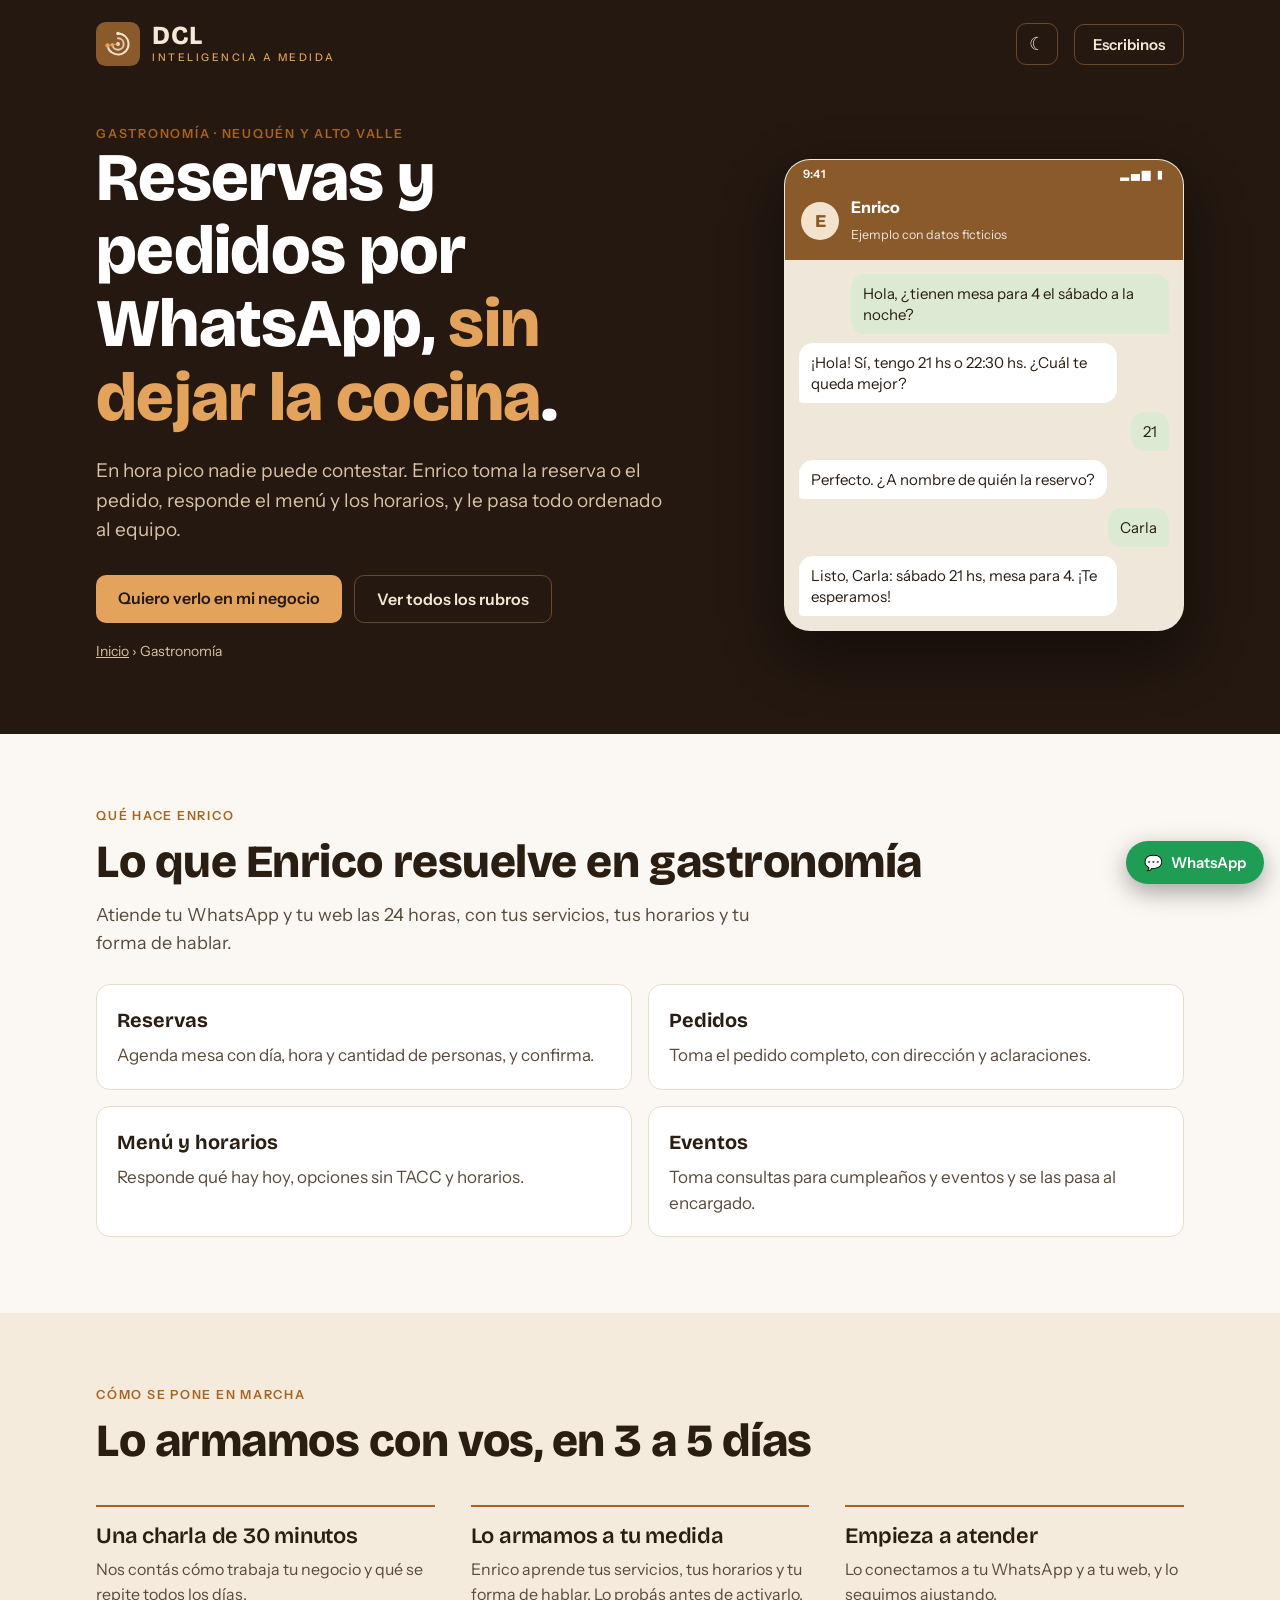
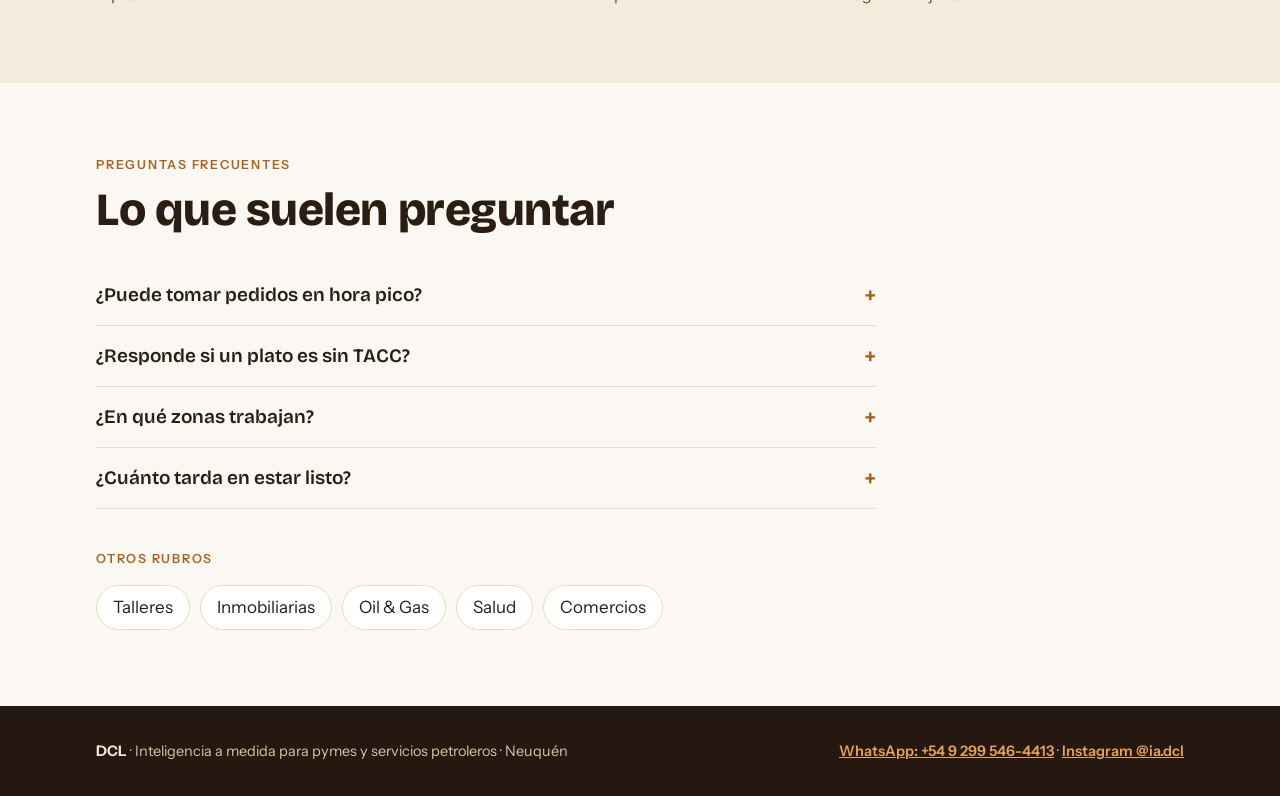
<file: gastronomia/index.html>
<!doctype html>
<html lang="es">
<head>
<meta charset="utf-8">
<meta name="viewport" content="width=device-width, initial-scale=1.0">
<title>Asistente de WhatsApp con IA para restaurantes y gastronomía en Neuquén · DCL</title>
<meta name="description" content="Enrico toma reservas y pedidos por WhatsApp, responde el menú y los horarios, y le deja a la cocina cada pedido ordenado. Neuquén y Alto Valle.">
<link rel="canonical" href="https://7dcl.github.io/gastronomia/">
<meta property="og:title" content="Asistente de WhatsApp con IA para restaurantes y gastronomía en Neuquén">
<meta property="og:description" content="Enrico toma reservas y pedidos por WhatsApp, responde el menú y los horarios, y le deja a la cocina cada pedido ordenado. Neuquén y Alto Valle.">
<meta property="og:type" content="website">
<meta property="og:url" content="https://7dcl.github.io/gastronomia/">
<link rel="icon" href="data:image/svg+xml,%3Csvg xmlns='http://www.w3.org/2000/svg' viewBox='0 0 200 200'%3E%3Crect width='200' height='200' rx='44' fill='%238a5a2b'/%3E%3Cg fill='none' stroke='%23f3e2cc' stroke-linecap='round' stroke-width='9'%3E%3Cpath d='M100 52A48 48 0 1 1 52.5 107'/%3E%3Cpath d='M100 74A26 26 0 1 1 74.3 104'/%3E%3C/g%3E%3Ccircle cx='100' cy='100' r='9' fill='%23f3e2cc'/%3E%3Ccircle cx='52.5' cy='107' r='10' fill='%23e3a35d'/%3E%3C/svg%3E">
<link rel="preconnect" href="https://fonts.googleapis.com">
<link rel="preconnect" href="https://fonts.gstatic.com" crossorigin>
<link rel="stylesheet" href="https://fonts.googleapis.com/css2?family=Bricolage+Grotesque:opsz,wght@12..96,600;12..96,800&family=Instrument+Sans:wght@400;500;600&display=swap">
<link rel="stylesheet" href="../assets/site.css">
<script type="application/ld+json">{"@context": "https://schema.org", "@graph": [{"@type": "ProfessionalService", "name": "DCL Inteligencia a Medida", "url": "https://7dcl.github.io/", "telephone": "+54 9 299 546-4413", "areaServed": [{"@type": "City", "name": "Neuquén"}, {"@type": "City", "name": "Cipolletti"}, {"@type": "City", "name": "Plottier"}, {"@type": "City", "name": "Centenario"}, {"@type": "City", "name": "General Roca"}, {"@type": "City", "name": "Cinco Saltos"}, {"@type": "City", "name": "Añelo"}], "address": {"@type": "PostalAddress", "addressLocality": "Neuquén", "addressRegion": "Neuquén", "addressCountry": "AR"}, "sameAs": ["https://www.instagram.com/ia.dcl/"]}, {"@type": "FAQPage", "mainEntity": [{"@type": "Question", "name": "¿Puede tomar pedidos en hora pico?", "acceptedAnswer": {"@type": "Answer", "text": "Sí, atiende a varias personas a la vez y le pasa cada pedido a la cocina."}}, {"@type": "Question", "name": "¿Responde si un plato es sin TACC?", "acceptedAnswer": {"@type": "Answer", "text": "Sí, con la información de tu menú."}}, {"@type": "Question", "name": "¿En qué zonas trabajan?", "acceptedAnswer": {"@type": "Answer", "text": "En Neuquén, Cipolletti, Plottier, Centenario, General Roca, Cinco Saltos y Añelo, y en todo el país de forma remota."}}, {"@type": "Question", "name": "¿Cuánto tarda en estar listo?", "acceptedAnswer": {"@type": "Answer", "text": "Entre 3 y 5 días desde la primera charla."}}]}]}</script>
</head>
<body>
<header class="hero">
  <div class="wrap">
    <div class="nav">
      <a class="brand" href="../" aria-label="DCL Inteligencia a Medida, inicio"><svg viewBox="0 0 200 200" aria-hidden="true"><rect width="200" height="200" rx="44" fill="#8a5a2b"/><g fill="none" stroke="#f3e2cc" stroke-linecap="round"><path d="M100 52 A48 48 0 1 1 52.5 107" stroke-width="9"/><path d="M100 74 A26 26 0 1 1 74.3 104" stroke-width="9" opacity=".85"/></g><circle cx="100" cy="100" r="9" fill="#f3e2cc"/><circle cx="52.5" cy="107" r="10" fill="#e3a35d"/><circle cx="74.3" cy="104" r="8" fill="#e3a35d"/><circle cx="100" cy="52" r="8" fill="#f3e2cc"/><path d="M52.5 107 L74.3 104 L100 100" stroke="#e3a35d" stroke-width="4" fill="none" stroke-linecap="round"/></svg><span><b>DCL</b><small>INTELIGENCIA A MEDIDA</small></span></a>
      <button type="button" class="themebtn" id="themeBtn" aria-label="Cambiar entre modo claro y oscuro">☾</button>
      <a class="btn" href="https://wa.me/5492995464413?text=Hola%2C%20tengo%20un%20negocio%20de%20gastronom%C3%ADa%20y%20quiero%20ver%20c%C3%B3mo%20funciona%20Enrico" target="_blank" rel="noopener">Escribinos</a>
    </div>
    <div class="hero-grid">
      <div>
        <div class="eyebrow">Gastronomía · Neuquén y Alto Valle</div>
        <h1>Reservas y pedidos por WhatsApp, <em>sin dejar la cocina</em>.</h1>
        <p class="lead">En hora pico nadie puede contestar. Enrico toma la reserva o el pedido, responde el menú y los horarios, y le pasa todo ordenado al equipo.</p>
        <div class="cta">
          <a class="btn main" href="https://wa.me/5492995464413?text=Hola%2C%20tengo%20un%20negocio%20de%20gastronom%C3%ADa%20y%20quiero%20ver%20c%C3%B3mo%20funciona%20Enrico" target="_blank" rel="noopener">Quiero verlo en mi negocio</a>
          <a class="btn ghost" href="../#rubros">Ver todos los rubros</a>
        </div>
        <p class="crumbs"><a href="../">Inicio</a> › Gastronomía</p>
      </div>
      <div>
        <div class="phone" role="img" aria-label="Ejemplo de conversación con Enrico">
          <div class="sb" aria-hidden="true"><span>9:41</span><i>▂▄▆ ▮</i></div>
          <div class="top"><div class="av">E</div><div><b>Enrico</b><span>Ejemplo con datos ficticios</span></div></div>
          <div class="log static"><div class="msg user">Hola, ¿tienen mesa para 4 el sábado a la noche?</div><div class="msg bot">¡Hola! Sí, tengo 21 hs o 22:30 hs. ¿Cuál te queda mejor?</div><div class="msg user">21</div><div class="msg bot">Perfecto. ¿A nombre de quién la reservo?</div><div class="msg user">Carla</div><div class="msg bot">Listo, Carla: sábado 21 hs, mesa para 4. ¡Te esperamos!</div></div>
        </div>
      </div>
    </div>
  </div>
</header>
<main>
<section>
  <div class="wrap">
    <div class="eyebrow">Qué hace Enrico</div>
    <h2>Lo que Enrico resuelve en gastronomía</h2>
    <p class="sub">Atiende tu WhatsApp y tu web las 24 horas, con tus servicios, tus horarios y tu forma de hablar.</p>
    <div class="feat"><div><b>Reservas</b><p>Agenda mesa con día, hora y cantidad de personas, y confirma.</p></div><div><b>Pedidos</b><p>Toma el pedido completo, con dirección y aclaraciones.</p></div><div><b>Menú y horarios</b><p>Responde qué hay hoy, opciones sin TACC y horarios.</p></div><div><b>Eventos</b><p>Toma consultas para cumpleaños y eventos y se las pasa al encargado.</p></div></div>
  </div>
</section>
<section class="how">
  <div class="wrap">
    <div class="eyebrow">Cómo se pone en marcha</div>
    <h2>Lo armamos con vos, en 3 a 5 días</h2>
    <div class="steps">
      <div class="step"><h3>Una charla de 30 minutos</h3><p>Nos contás cómo trabaja tu negocio y qué se repite todos los días.</p></div>
      <div class="step"><h3>Lo armamos a tu medida</h3><p>Enrico aprende tus servicios, tus horarios y tu forma de hablar. Lo probás antes de activarlo.</p></div>
      <div class="step"><h3>Empieza a atender</h3><p>Lo conectamos a tu WhatsApp y a tu web, y lo seguimos ajustando.</p></div>
    </div>
  </div>
</section>
<section>
  <div class="wrap">
    <div class="eyebrow">Preguntas frecuentes</div>
    <h2>Lo que suelen preguntar</h2>
    <div class="faq"><details><summary>¿Puede tomar pedidos en hora pico?</summary><p>Sí, atiende a varias personas a la vez y le pasa cada pedido a la cocina.</p></details><details><summary>¿Responde si un plato es sin TACC?</summary><p>Sí, con la información de tu menú.</p></details><details><summary>¿En qué zonas trabajan?</summary><p>En Neuquén, Cipolletti, Plottier, Centenario, General Roca, Cinco Saltos y Añelo, y en todo el país de forma remota.</p></details><details><summary>¿Cuánto tarda en estar listo?</summary><p>Entre 3 y 5 días desde la primera charla.</p></details></div>
    <div class="eyebrow" style="margin-top:44px">Otros rubros</div>
    <div class="otros"><a href="../talleres-mecanicos/">Talleres</a><a href="../inmobiliarias/">Inmobiliarias</a><a href="../servicios-petroleros/">Oil & Gas</a><a href="../consultorios/">Salud</a><a href="../comercios/">Comercios</a></div>
  </div>
</section>
</main>
<a class="wa-flotante" href="https://wa.me/5492995464413?text=Hola%2C%20tengo%20un%20negocio%20de%20gastronom%C3%ADa%20y%20quiero%20ver%20c%C3%B3mo%20funciona%20Enrico" target="_blank" rel="noopener" aria-label="Escribinos por WhatsApp">💬 <span>WhatsApp</span></a>
<footer>
  <div class="wrap">
    <span><b>DCL</b> · Inteligencia a medida para pymes y servicios petroleros · Neuquén</span>
    <span><a class="flink" href="https://wa.me/5492995464413" target="_blank" rel="noopener">WhatsApp: +54 9 299 546-4413</a> · <a class="flink" href="https://www.instagram.com/ia.dcl/" target="_blank" rel="noopener">Instagram @ia.dcl</a></span>
  </div>
</footer>
<script>
(function(){var root=document.documentElement,tb=document.getElementById('themeBtn');
function dark(){var t=root.getAttribute('data-theme');return t?t==='dark':matchMedia('(prefers-color-scheme: dark)').matches}
function paint(){tb.textContent=dark()?'☀':'☾'}
try{var s=localStorage.getItem('dcl-theme');if(s)root.setAttribute('data-theme',s)}catch(_){}
paint();tb.addEventListener('click',function(){var n=dark()?'light':'dark';root.setAttribute('data-theme',n);try{localStorage.setItem('dcl-theme',n)}catch(_){}paint()});})();
</script>
</body>
</html>
</file>
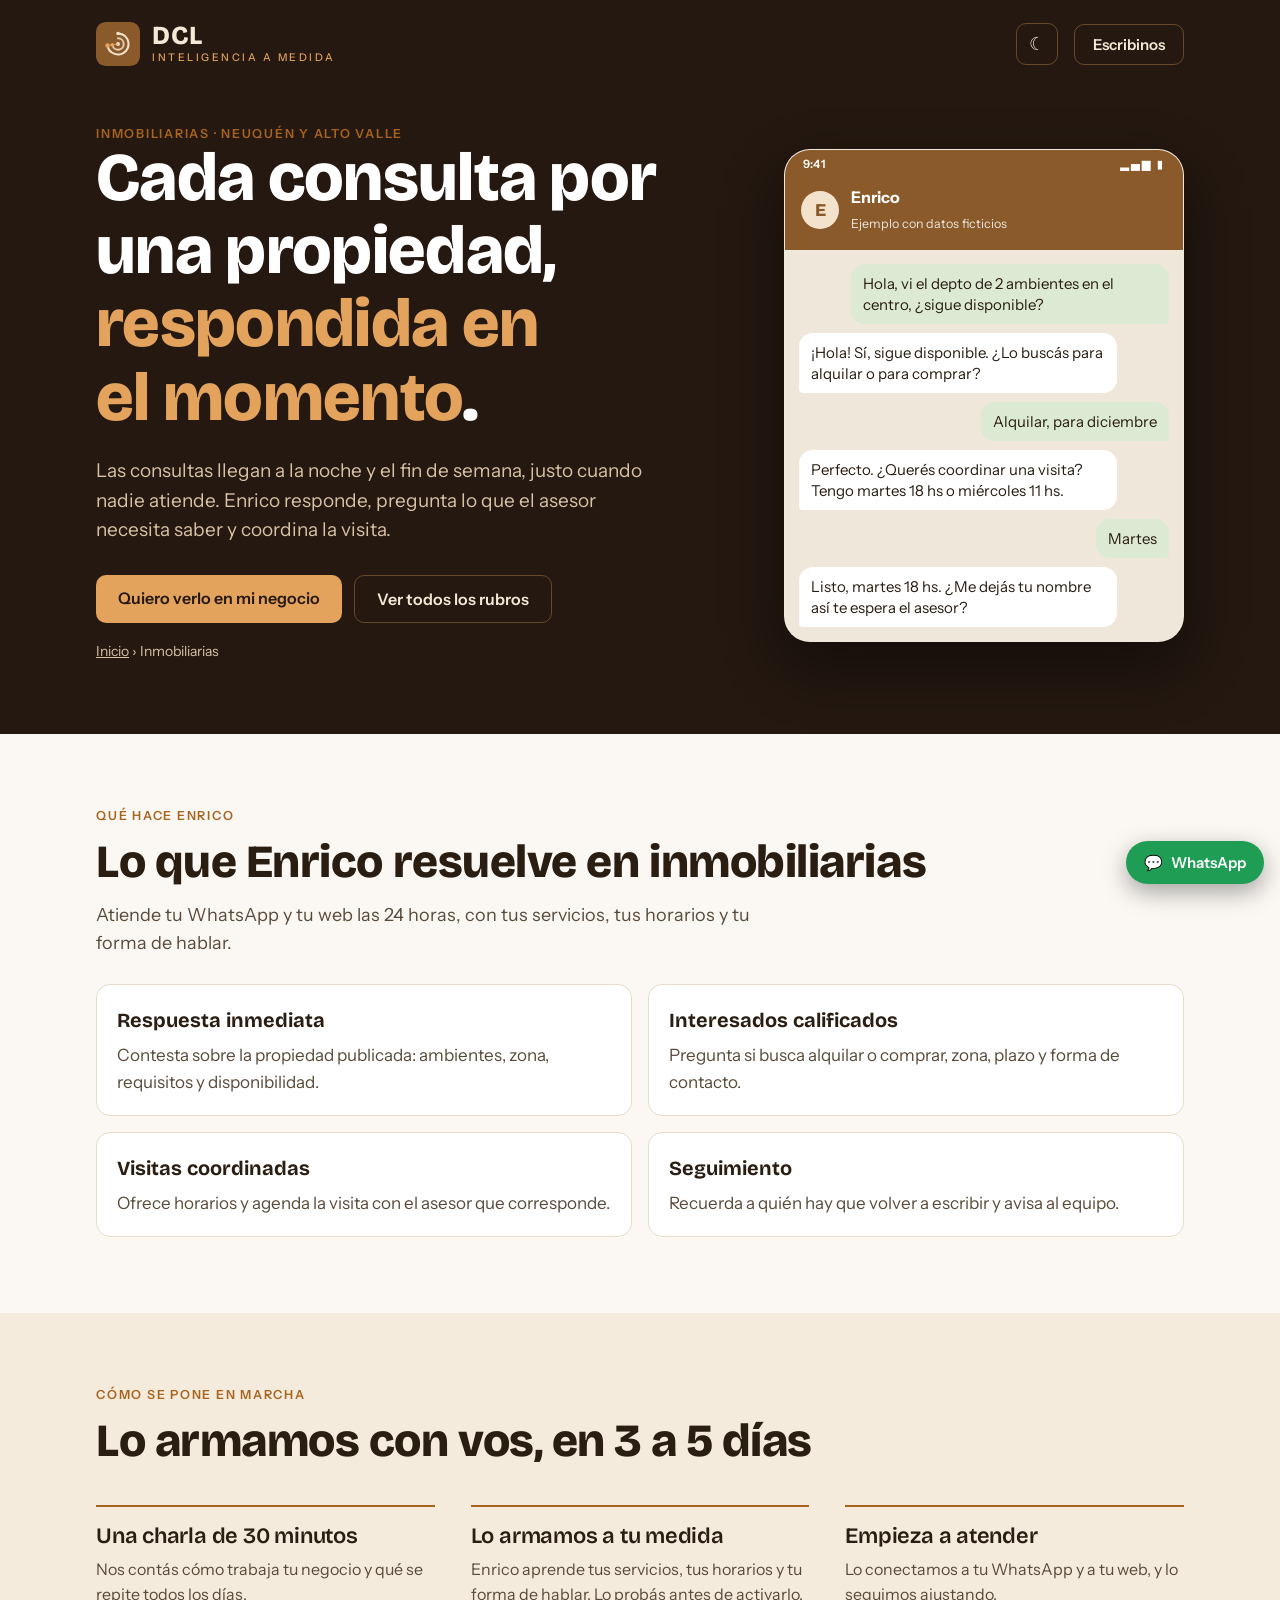
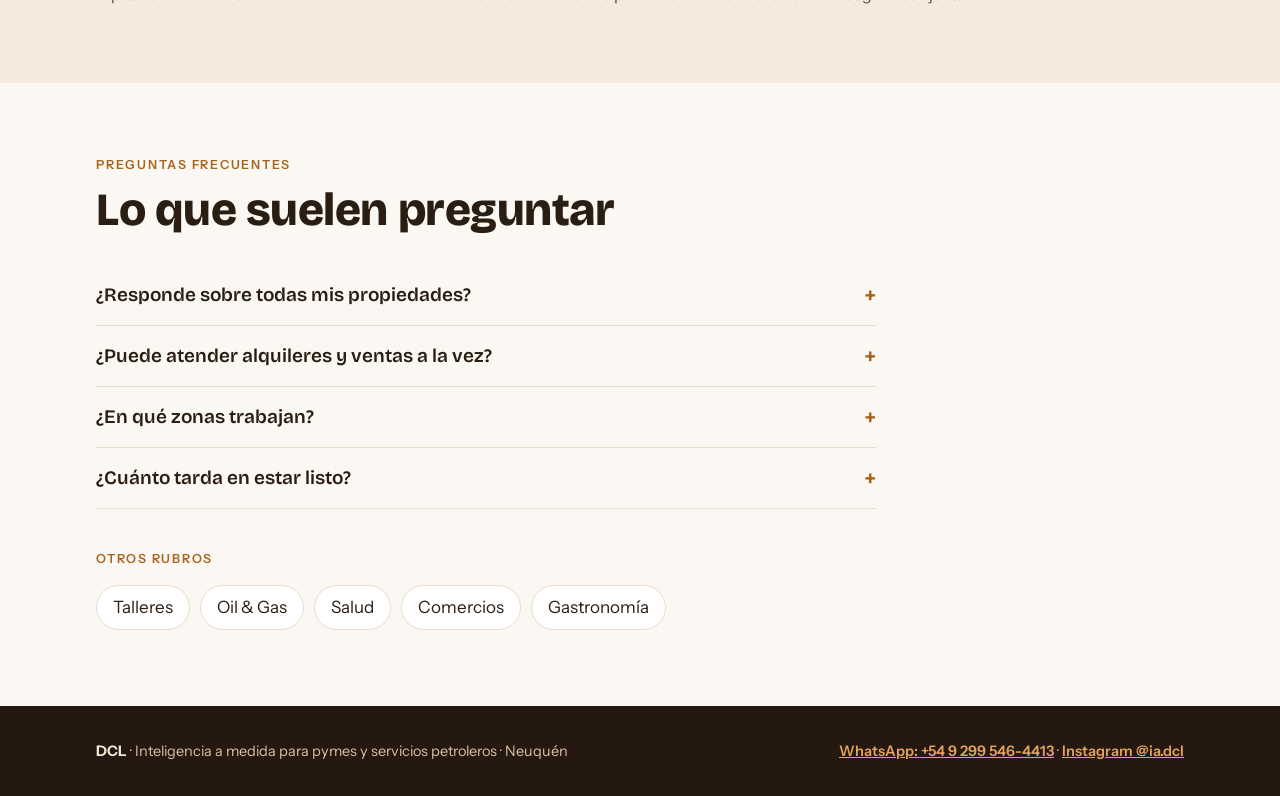
<file: inmobiliarias/index.html>
<!doctype html>
<html lang="es">
<head>
<meta charset="utf-8">
<meta name="viewport" content="width=device-width, initial-scale=1.0">
<title>Asistente de WhatsApp con IA para inmobiliarias en Neuquén · DCL</title>
<meta name="description" content="Enrico responde consultas por propiedades las 24 horas, pide los datos del interesado, coordina visitas y le deja al asesor cada contacto ordenado. Neuquén y Alto Valle.">
<link rel="canonical" href="https://7dcl.github.io/inmobiliarias/">
<meta property="og:title" content="Asistente de WhatsApp con IA para inmobiliarias en Neuquén">
<meta property="og:description" content="Enrico responde consultas por propiedades las 24 horas, pide los datos del interesado, coordina visitas y le deja al asesor cada contacto ordenado. Neuquén y Alto Valle.">
<meta property="og:type" content="website">
<meta property="og:url" content="https://7dcl.github.io/inmobiliarias/">
<link rel="icon" href="data:image/svg+xml,%3Csvg xmlns='http://www.w3.org/2000/svg' viewBox='0 0 200 200'%3E%3Crect width='200' height='200' rx='44' fill='%238a5a2b'/%3E%3Cg fill='none' stroke='%23f3e2cc' stroke-linecap='round' stroke-width='9'%3E%3Cpath d='M100 52A48 48 0 1 1 52.5 107'/%3E%3Cpath d='M100 74A26 26 0 1 1 74.3 104'/%3E%3C/g%3E%3Ccircle cx='100' cy='100' r='9' fill='%23f3e2cc'/%3E%3Ccircle cx='52.5' cy='107' r='10' fill='%23e3a35d'/%3E%3C/svg%3E">
<link rel="preconnect" href="https://fonts.googleapis.com">
<link rel="preconnect" href="https://fonts.gstatic.com" crossorigin>
<link rel="stylesheet" href="https://fonts.googleapis.com/css2?family=Bricolage+Grotesque:opsz,wght@12..96,600;12..96,800&family=Instrument+Sans:wght@400;500;600&display=swap">
<link rel="stylesheet" href="../assets/site.css">
<script type="application/ld+json">{"@context": "https://schema.org", "@graph": [{"@type": "ProfessionalService", "name": "DCL Inteligencia a Medida", "url": "https://7dcl.github.io/", "telephone": "+54 9 299 546-4413", "areaServed": [{"@type": "City", "name": "Neuquén"}, {"@type": "City", "name": "Cipolletti"}, {"@type": "City", "name": "Plottier"}, {"@type": "City", "name": "Centenario"}, {"@type": "City", "name": "General Roca"}, {"@type": "City", "name": "Cinco Saltos"}, {"@type": "City", "name": "Añelo"}], "address": {"@type": "PostalAddress", "addressLocality": "Neuquén", "addressRegion": "Neuquén", "addressCountry": "AR"}, "sameAs": ["https://www.instagram.com/ia.dcl/"]}, {"@type": "FAQPage", "mainEntity": [{"@type": "Question", "name": "¿Responde sobre todas mis propiedades?", "acceptedAnswer": {"@type": "Answer", "text": "Sí, con la información que cargás de cada una. Lo que no sabe, lo deriva al asesor."}}, {"@type": "Question", "name": "¿Puede atender alquileres y ventas a la vez?", "acceptedAnswer": {"@type": "Answer", "text": "Sí. Pregunta qué busca la persona y la deriva al área que corresponde."}}, {"@type": "Question", "name": "¿En qué zonas trabajan?", "acceptedAnswer": {"@type": "Answer", "text": "En Neuquén, Cipolletti, Plottier, Centenario, General Roca, Cinco Saltos y Añelo, y en todo el país de forma remota."}}, {"@type": "Question", "name": "¿Cuánto tarda en estar listo?", "acceptedAnswer": {"@type": "Answer", "text": "Entre 3 y 5 días desde la primera charla."}}]}]}</script>
</head>
<body>
<header class="hero">
  <div class="wrap">
    <div class="nav">
      <a class="brand" href="../" aria-label="DCL Inteligencia a Medida, inicio"><svg viewBox="0 0 200 200" aria-hidden="true"><rect width="200" height="200" rx="44" fill="#8a5a2b"/><g fill="none" stroke="#f3e2cc" stroke-linecap="round"><path d="M100 52 A48 48 0 1 1 52.5 107" stroke-width="9"/><path d="M100 74 A26 26 0 1 1 74.3 104" stroke-width="9" opacity=".85"/></g><circle cx="100" cy="100" r="9" fill="#f3e2cc"/><circle cx="52.5" cy="107" r="10" fill="#e3a35d"/><circle cx="74.3" cy="104" r="8" fill="#e3a35d"/><circle cx="100" cy="52" r="8" fill="#f3e2cc"/><path d="M52.5 107 L74.3 104 L100 100" stroke="#e3a35d" stroke-width="4" fill="none" stroke-linecap="round"/></svg><span><b>DCL</b><small>INTELIGENCIA A MEDIDA</small></span></a>
      <button type="button" class="themebtn" id="themeBtn" aria-label="Cambiar entre modo claro y oscuro">☾</button>
      <a class="btn" href="https://wa.me/5492995464413?text=Hola%2C%20tengo%20un%20negocio%20de%20inmobiliarias%20y%20quiero%20ver%20c%C3%B3mo%20funciona%20Enrico" target="_blank" rel="noopener">Escribinos</a>
    </div>
    <div class="hero-grid">
      <div>
        <div class="eyebrow">Inmobiliarias · Neuquén y Alto Valle</div>
        <h1>Cada consulta por una propiedad, <em>respondida en el momento</em>.</h1>
        <p class="lead">Las consultas llegan a la noche y el fin de semana, justo cuando nadie atiende. Enrico responde, pregunta lo que el asesor necesita saber y coordina la visita.</p>
        <div class="cta">
          <a class="btn main" href="https://wa.me/5492995464413?text=Hola%2C%20tengo%20un%20negocio%20de%20inmobiliarias%20y%20quiero%20ver%20c%C3%B3mo%20funciona%20Enrico" target="_blank" rel="noopener">Quiero verlo en mi negocio</a>
          <a class="btn ghost" href="../#rubros">Ver todos los rubros</a>
        </div>
        <p class="crumbs"><a href="../">Inicio</a> › Inmobiliarias</p>
      </div>
      <div>
        <div class="phone" role="img" aria-label="Ejemplo de conversación con Enrico">
          <div class="sb" aria-hidden="true"><span>9:41</span><i>▂▄▆ ▮</i></div>
          <div class="top"><div class="av">E</div><div><b>Enrico</b><span>Ejemplo con datos ficticios</span></div></div>
          <div class="log static"><div class="msg user">Hola, vi el depto de 2 ambientes en el centro, ¿sigue disponible?</div><div class="msg bot">¡Hola! Sí, sigue disponible. ¿Lo buscás para alquilar o para comprar?</div><div class="msg user">Alquilar, para diciembre</div><div class="msg bot">Perfecto. ¿Querés coordinar una visita? Tengo martes 18 hs o miércoles 11 hs.</div><div class="msg user">Martes</div><div class="msg bot">Listo, martes 18 hs. ¿Me dejás tu nombre así te espera el asesor?</div></div>
        </div>
      </div>
    </div>
  </div>
</header>
<main>
<section>
  <div class="wrap">
    <div class="eyebrow">Qué hace Enrico</div>
    <h2>Lo que Enrico resuelve en inmobiliarias</h2>
    <p class="sub">Atiende tu WhatsApp y tu web las 24 horas, con tus servicios, tus horarios y tu forma de hablar.</p>
    <div class="feat"><div><b>Respuesta inmediata</b><p>Contesta sobre la propiedad publicada: ambientes, zona, requisitos y disponibilidad.</p></div><div><b>Interesados calificados</b><p>Pregunta si busca alquilar o comprar, zona, plazo y forma de contacto.</p></div><div><b>Visitas coordinadas</b><p>Ofrece horarios y agenda la visita con el asesor que corresponde.</p></div><div><b>Seguimiento</b><p>Recuerda a quién hay que volver a escribir y avisa al equipo.</p></div></div>
  </div>
</section>
<section class="how">
  <div class="wrap">
    <div class="eyebrow">Cómo se pone en marcha</div>
    <h2>Lo armamos con vos, en 3 a 5 días</h2>
    <div class="steps">
      <div class="step"><h3>Una charla de 30 minutos</h3><p>Nos contás cómo trabaja tu negocio y qué se repite todos los días.</p></div>
      <div class="step"><h3>Lo armamos a tu medida</h3><p>Enrico aprende tus servicios, tus horarios y tu forma de hablar. Lo probás antes de activarlo.</p></div>
      <div class="step"><h3>Empieza a atender</h3><p>Lo conectamos a tu WhatsApp y a tu web, y lo seguimos ajustando.</p></div>
    </div>
  </div>
</section>
<section>
  <div class="wrap">
    <div class="eyebrow">Preguntas frecuentes</div>
    <h2>Lo que suelen preguntar</h2>
    <div class="faq"><details><summary>¿Responde sobre todas mis propiedades?</summary><p>Sí, con la información que cargás de cada una. Lo que no sabe, lo deriva al asesor.</p></details><details><summary>¿Puede atender alquileres y ventas a la vez?</summary><p>Sí. Pregunta qué busca la persona y la deriva al área que corresponde.</p></details><details><summary>¿En qué zonas trabajan?</summary><p>En Neuquén, Cipolletti, Plottier, Centenario, General Roca, Cinco Saltos y Añelo, y en todo el país de forma remota.</p></details><details><summary>¿Cuánto tarda en estar listo?</summary><p>Entre 3 y 5 días desde la primera charla.</p></details></div>
    <div class="eyebrow" style="margin-top:44px">Otros rubros</div>
    <div class="otros"><a href="../talleres-mecanicos/">Talleres</a><a href="../servicios-petroleros/">Oil & Gas</a><a href="../consultorios/">Salud</a><a href="../comercios/">Comercios</a><a href="../gastronomia/">Gastronomía</a></div>
  </div>
</section>
</main>
<a class="wa-flotante" href="https://wa.me/5492995464413?text=Hola%2C%20tengo%20un%20negocio%20de%20inmobiliarias%20y%20quiero%20ver%20c%C3%B3mo%20funciona%20Enrico" target="_blank" rel="noopener" aria-label="Escribinos por WhatsApp">💬 <span>WhatsApp</span></a>
<footer>
  <div class="wrap">
    <span><b>DCL</b> · Inteligencia a medida para pymes y servicios petroleros · Neuquén</span>
    <span><a class="flink" href="https://wa.me/5492995464413" target="_blank" rel="noopener">WhatsApp: +54 9 299 546-4413</a> · <a class="flink" href="https://www.instagram.com/ia.dcl/" target="_blank" rel="noopener">Instagram @ia.dcl</a></span>
  </div>
</footer>
<script>
(function(){var root=document.documentElement,tb=document.getElementById('themeBtn');
function dark(){var t=root.getAttribute('data-theme');return t?t==='dark':matchMedia('(prefers-color-scheme: dark)').matches}
function paint(){tb.textContent=dark()?'☀':'☾'}
try{var s=localStorage.getItem('dcl-theme');if(s)root.setAttribute('data-theme',s)}catch(_){}
paint();tb.addEventListener('click',function(){var n=dark()?'light':'dark';root.setAttribute('data-theme',n);try{localStorage.setItem('dcl-theme',n)}catch(_){}paint()});})();
</script>
</body>
</html>
</file>
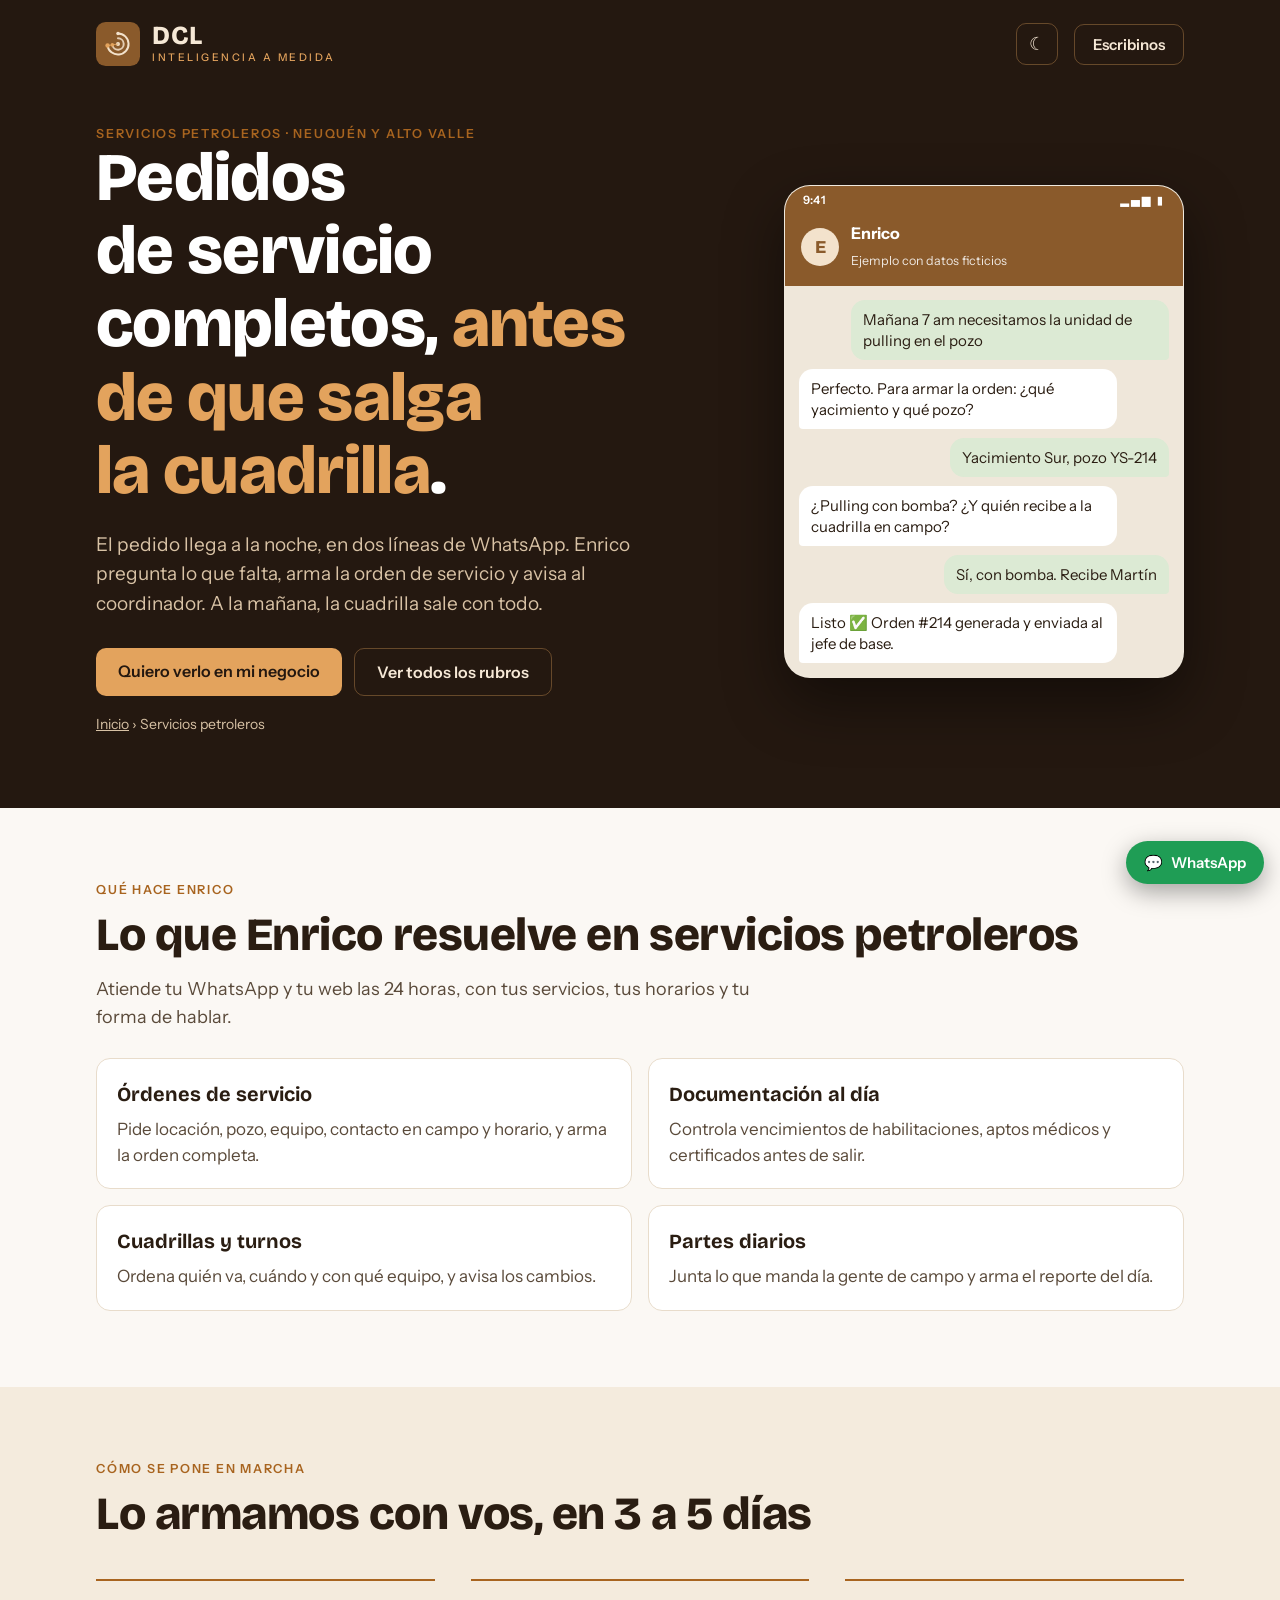
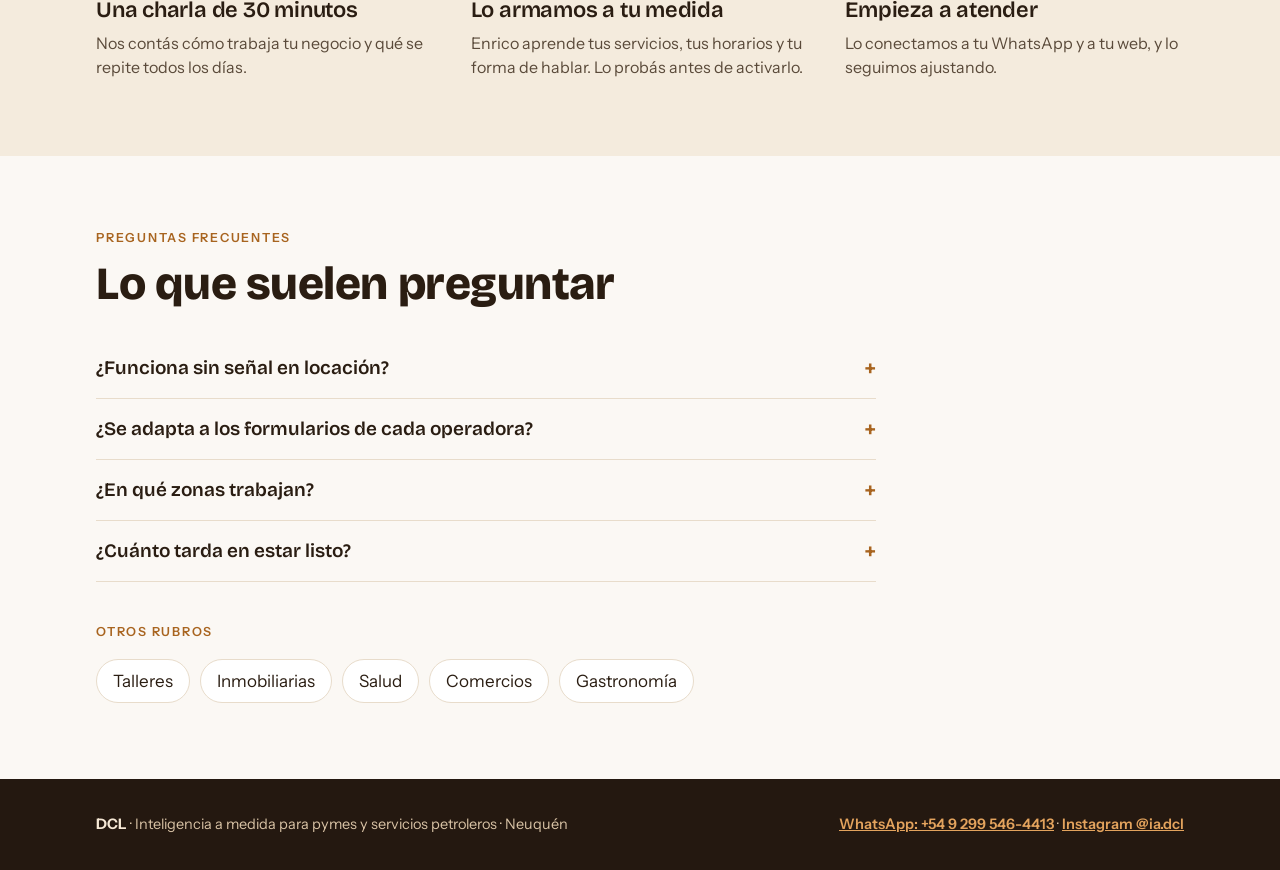
<file: servicios-petroleros/index.html>
<!doctype html>
<html lang="es">
<head>
<meta charset="utf-8">
<meta name="viewport" content="width=device-width, initial-scale=1.0">
<title>Asistente con IA para empresas de servicios petroleros en Vaca Muerta · DCL</title>
<meta name="description" content="Enrico toma pedidos de servicio completos por WhatsApp: locación, equipo, contacto en campo y horario. Control de documentación y partes diarios. Neuquén y Vaca Muerta.">
<link rel="canonical" href="https://7dcl.github.io/servicios-petroleros/">
<meta property="og:title" content="Asistente con IA para empresas de servicios petroleros en Vaca Muerta">
<meta property="og:description" content="Enrico toma pedidos de servicio completos por WhatsApp: locación, equipo, contacto en campo y horario. Control de documentación y partes diarios. Neuquén y Vaca Muerta.">
<meta property="og:type" content="website">
<meta property="og:url" content="https://7dcl.github.io/servicios-petroleros/">
<link rel="icon" href="data:image/svg+xml,%3Csvg xmlns='http://www.w3.org/2000/svg' viewBox='0 0 200 200'%3E%3Crect width='200' height='200' rx='44' fill='%238a5a2b'/%3E%3Cg fill='none' stroke='%23f3e2cc' stroke-linecap='round' stroke-width='9'%3E%3Cpath d='M100 52A48 48 0 1 1 52.5 107'/%3E%3Cpath d='M100 74A26 26 0 1 1 74.3 104'/%3E%3C/g%3E%3Ccircle cx='100' cy='100' r='9' fill='%23f3e2cc'/%3E%3Ccircle cx='52.5' cy='107' r='10' fill='%23e3a35d'/%3E%3C/svg%3E">
<link rel="preconnect" href="https://fonts.googleapis.com">
<link rel="preconnect" href="https://fonts.gstatic.com" crossorigin>
<link rel="stylesheet" href="https://fonts.googleapis.com/css2?family=Bricolage+Grotesque:opsz,wght@12..96,600;12..96,800&family=Instrument+Sans:wght@400;500;600&display=swap">
<link rel="stylesheet" href="../assets/site.css">
<script type="application/ld+json">{"@context": "https://schema.org", "@graph": [{"@type": "ProfessionalService", "name": "DCL Inteligencia a Medida", "url": "https://7dcl.github.io/", "telephone": "+54 9 299 546-4413", "areaServed": [{"@type": "City", "name": "Neuquén"}, {"@type": "City", "name": "Cipolletti"}, {"@type": "City", "name": "Plottier"}, {"@type": "City", "name": "Centenario"}, {"@type": "City", "name": "General Roca"}, {"@type": "City", "name": "Cinco Saltos"}, {"@type": "City", "name": "Añelo"}], "address": {"@type": "PostalAddress", "addressLocality": "Neuquén", "addressRegion": "Neuquén", "addressCountry": "AR"}, "sameAs": ["https://www.instagram.com/ia.dcl/"]}, {"@type": "FAQPage", "mainEntity": [{"@type": "Question", "name": "¿Funciona sin señal en locación?", "acceptedAnswer": {"@type": "Answer", "text": "La gente de campo manda los datos cuando tiene señal y Enrico los ordena. No hace falta estar conectado todo el tiempo."}}, {"@type": "Question", "name": "¿Se adapta a los formularios de cada operadora?", "acceptedAnswer": {"@type": "Answer", "text": "Sí. Armamos las órdenes, registros y reportes con tus documentos."}}, {"@type": "Question", "name": "¿En qué zonas trabajan?", "acceptedAnswer": {"@type": "Answer", "text": "En Neuquén, Cipolletti, Plottier, Centenario, General Roca, Cinco Saltos y Añelo, y en todo el país de forma remota."}}, {"@type": "Question", "name": "¿Cuánto tarda en estar listo?", "acceptedAnswer": {"@type": "Answer", "text": "Entre 3 y 5 días desde la primera charla."}}]}]}</script>
</head>
<body>
<header class="hero">
  <div class="wrap">
    <div class="nav">
      <a class="brand" href="../" aria-label="DCL Inteligencia a Medida, inicio"><svg viewBox="0 0 200 200" aria-hidden="true"><rect width="200" height="200" rx="44" fill="#8a5a2b"/><g fill="none" stroke="#f3e2cc" stroke-linecap="round"><path d="M100 52 A48 48 0 1 1 52.5 107" stroke-width="9"/><path d="M100 74 A26 26 0 1 1 74.3 104" stroke-width="9" opacity=".85"/></g><circle cx="100" cy="100" r="9" fill="#f3e2cc"/><circle cx="52.5" cy="107" r="10" fill="#e3a35d"/><circle cx="74.3" cy="104" r="8" fill="#e3a35d"/><circle cx="100" cy="52" r="8" fill="#f3e2cc"/><path d="M52.5 107 L74.3 104 L100 100" stroke="#e3a35d" stroke-width="4" fill="none" stroke-linecap="round"/></svg><span><b>DCL</b><small>INTELIGENCIA A MEDIDA</small></span></a>
      <button type="button" class="themebtn" id="themeBtn" aria-label="Cambiar entre modo claro y oscuro">☾</button>
      <a class="btn" href="https://wa.me/5492995464413?text=Hola%2C%20tengo%20un%20negocio%20de%20servicios%20petroleros%20y%20quiero%20ver%20c%C3%B3mo%20funciona%20Enrico" target="_blank" rel="noopener">Escribinos</a>
    </div>
    <div class="hero-grid">
      <div>
        <div class="eyebrow">Servicios petroleros · Neuquén y Alto Valle</div>
        <h1>Pedidos de servicio completos, <em>antes de que salga la cuadrilla</em>.</h1>
        <p class="lead">El pedido llega a la noche, en dos líneas de WhatsApp. Enrico pregunta lo que falta, arma la orden de servicio y avisa al coordinador. A la mañana, la cuadrilla sale con todo.</p>
        <div class="cta">
          <a class="btn main" href="https://wa.me/5492995464413?text=Hola%2C%20tengo%20un%20negocio%20de%20servicios%20petroleros%20y%20quiero%20ver%20c%C3%B3mo%20funciona%20Enrico" target="_blank" rel="noopener">Quiero verlo en mi negocio</a>
          <a class="btn ghost" href="../#rubros">Ver todos los rubros</a>
        </div>
        <p class="crumbs"><a href="../">Inicio</a> › Servicios petroleros</p>
      </div>
      <div>
        <div class="phone" role="img" aria-label="Ejemplo de conversación con Enrico">
          <div class="sb" aria-hidden="true"><span>9:41</span><i>▂▄▆ ▮</i></div>
          <div class="top"><div class="av">E</div><div><b>Enrico</b><span>Ejemplo con datos ficticios</span></div></div>
          <div class="log static"><div class="msg user">Mañana 7 am necesitamos la unidad de pulling en el pozo</div><div class="msg bot">Perfecto. Para armar la orden: ¿qué yacimiento y qué pozo?</div><div class="msg user">Yacimiento Sur, pozo YS-214</div><div class="msg bot">¿Pulling con bomba? ¿Y quién recibe a la cuadrilla en campo?</div><div class="msg user">Sí, con bomba. Recibe Martín</div><div class="msg bot">Listo ✅ Orden #214 generada y enviada al jefe de base.</div></div>
        </div>
      </div>
    </div>
  </div>
</header>
<main>
<section>
  <div class="wrap">
    <div class="eyebrow">Qué hace Enrico</div>
    <h2>Lo que Enrico resuelve en servicios petroleros</h2>
    <p class="sub">Atiende tu WhatsApp y tu web las 24 horas, con tus servicios, tus horarios y tu forma de hablar.</p>
    <div class="feat"><div><b>Órdenes de servicio</b><p>Pide locación, pozo, equipo, contacto en campo y horario, y arma la orden completa.</p></div><div><b>Documentación al día</b><p>Controla vencimientos de habilitaciones, aptos médicos y certificados antes de salir.</p></div><div><b>Cuadrillas y turnos</b><p>Ordena quién va, cuándo y con qué equipo, y avisa los cambios.</p></div><div><b>Partes diarios</b><p>Junta lo que manda la gente de campo y arma el reporte del día.</p></div></div>
  </div>
</section>
<section class="how">
  <div class="wrap">
    <div class="eyebrow">Cómo se pone en marcha</div>
    <h2>Lo armamos con vos, en 3 a 5 días</h2>
    <div class="steps">
      <div class="step"><h3>Una charla de 30 minutos</h3><p>Nos contás cómo trabaja tu negocio y qué se repite todos los días.</p></div>
      <div class="step"><h3>Lo armamos a tu medida</h3><p>Enrico aprende tus servicios, tus horarios y tu forma de hablar. Lo probás antes de activarlo.</p></div>
      <div class="step"><h3>Empieza a atender</h3><p>Lo conectamos a tu WhatsApp y a tu web, y lo seguimos ajustando.</p></div>
    </div>
  </div>
</section>
<section>
  <div class="wrap">
    <div class="eyebrow">Preguntas frecuentes</div>
    <h2>Lo que suelen preguntar</h2>
    <div class="faq"><details><summary>¿Funciona sin señal en locación?</summary><p>La gente de campo manda los datos cuando tiene señal y Enrico los ordena. No hace falta estar conectado todo el tiempo.</p></details><details><summary>¿Se adapta a los formularios de cada operadora?</summary><p>Sí. Armamos las órdenes, registros y reportes con tus documentos.</p></details><details><summary>¿En qué zonas trabajan?</summary><p>En Neuquén, Cipolletti, Plottier, Centenario, General Roca, Cinco Saltos y Añelo, y en todo el país de forma remota.</p></details><details><summary>¿Cuánto tarda en estar listo?</summary><p>Entre 3 y 5 días desde la primera charla.</p></details></div>
    <div class="eyebrow" style="margin-top:44px">Otros rubros</div>
    <div class="otros"><a href="../talleres-mecanicos/">Talleres</a><a href="../inmobiliarias/">Inmobiliarias</a><a href="../consultorios/">Salud</a><a href="../comercios/">Comercios</a><a href="../gastronomia/">Gastronomía</a></div>
  </div>
</section>
</main>
<a class="wa-flotante" href="https://wa.me/5492995464413?text=Hola%2C%20tengo%20un%20negocio%20de%20servicios%20petroleros%20y%20quiero%20ver%20c%C3%B3mo%20funciona%20Enrico" target="_blank" rel="noopener" aria-label="Escribinos por WhatsApp">💬 <span>WhatsApp</span></a>
<footer>
  <div class="wrap">
    <span><b>DCL</b> · Inteligencia a medida para pymes y servicios petroleros · Neuquén</span>
    <span><a class="flink" href="https://wa.me/5492995464413" target="_blank" rel="noopener">WhatsApp: +54 9 299 546-4413</a> · <a class="flink" href="https://www.instagram.com/ia.dcl/" target="_blank" rel="noopener">Instagram @ia.dcl</a></span>
  </div>
</footer>
<script>
(function(){var root=document.documentElement,tb=document.getElementById('themeBtn');
function dark(){var t=root.getAttribute('data-theme');return t?t==='dark':matchMedia('(prefers-color-scheme: dark)').matches}
function paint(){tb.textContent=dark()?'☀':'☾'}
try{var s=localStorage.getItem('dcl-theme');if(s)root.setAttribute('data-theme',s)}catch(_){}
paint();tb.addEventListener('click',function(){var n=dark()?'light':'dark';root.setAttribute('data-theme',n);try{localStorage.setItem('dcl-theme',n)}catch(_){}paint()});})();
</script>
</body>
</html>
</file>
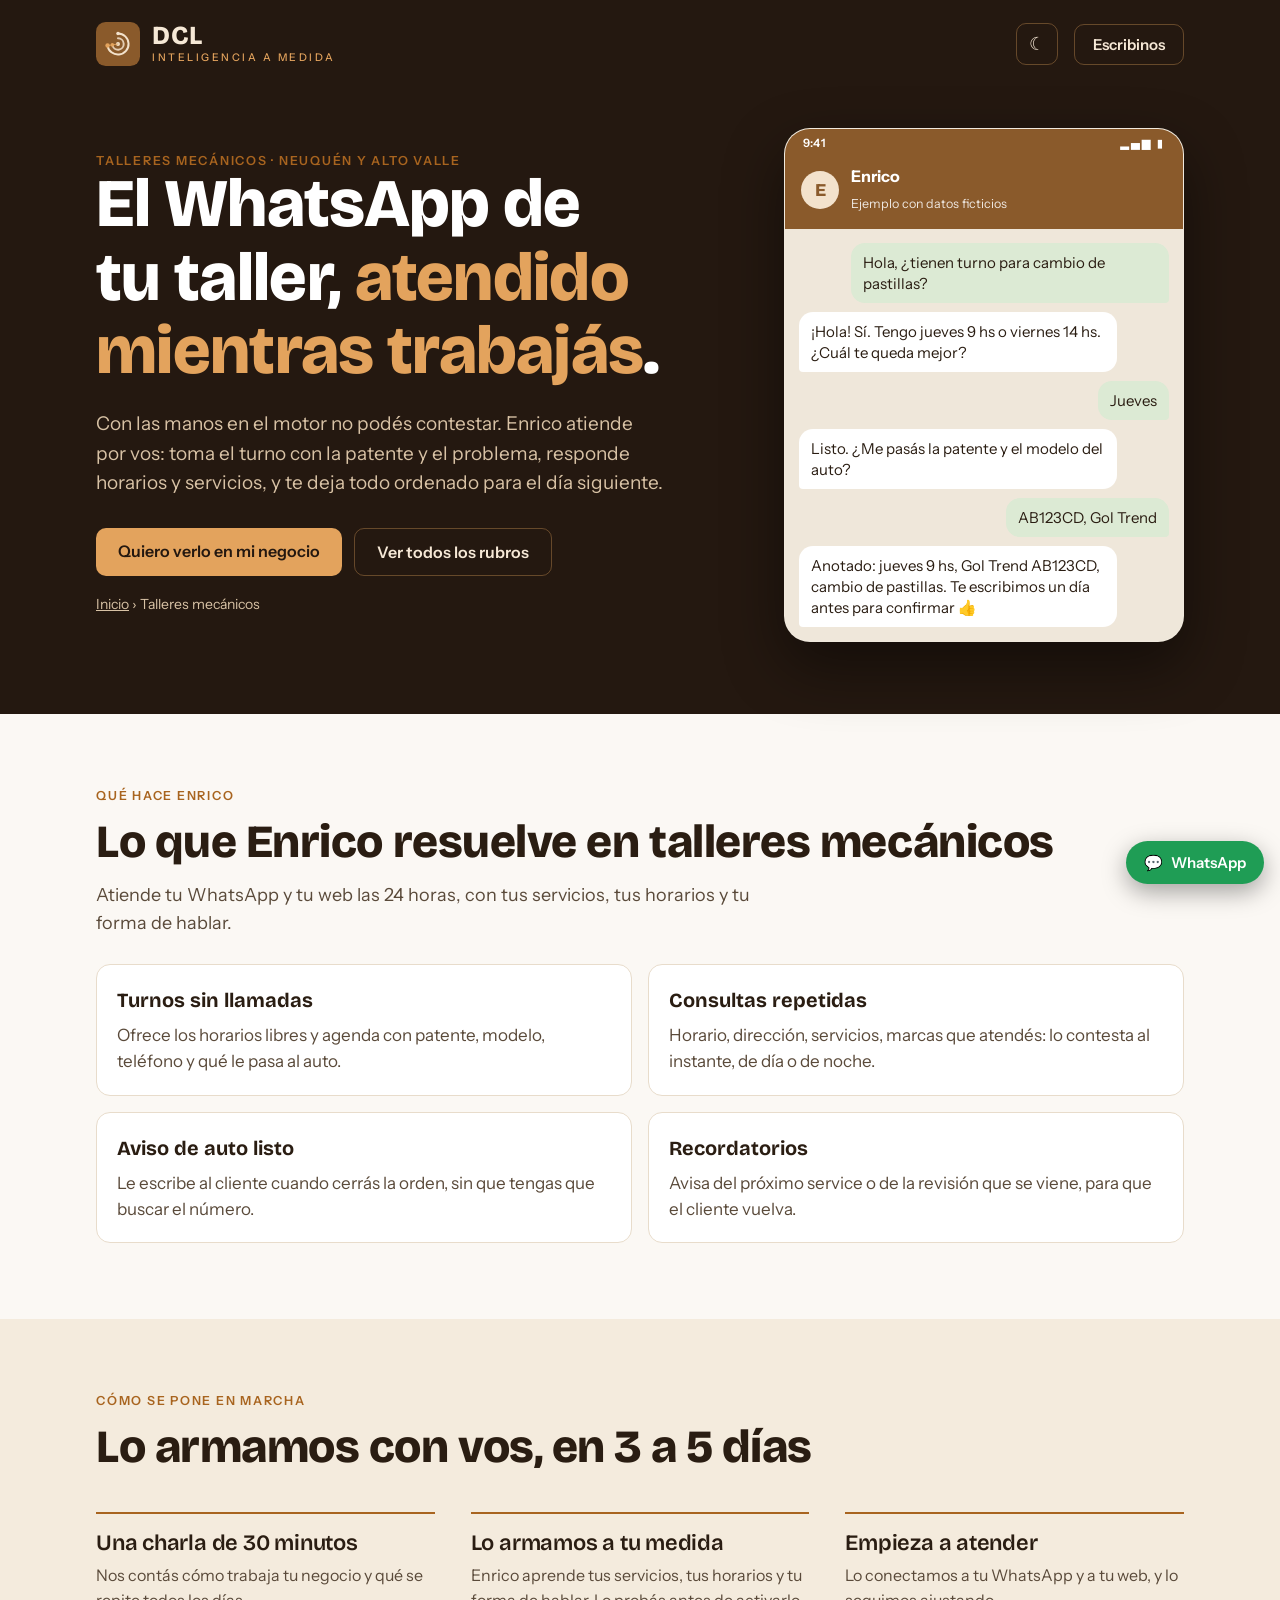
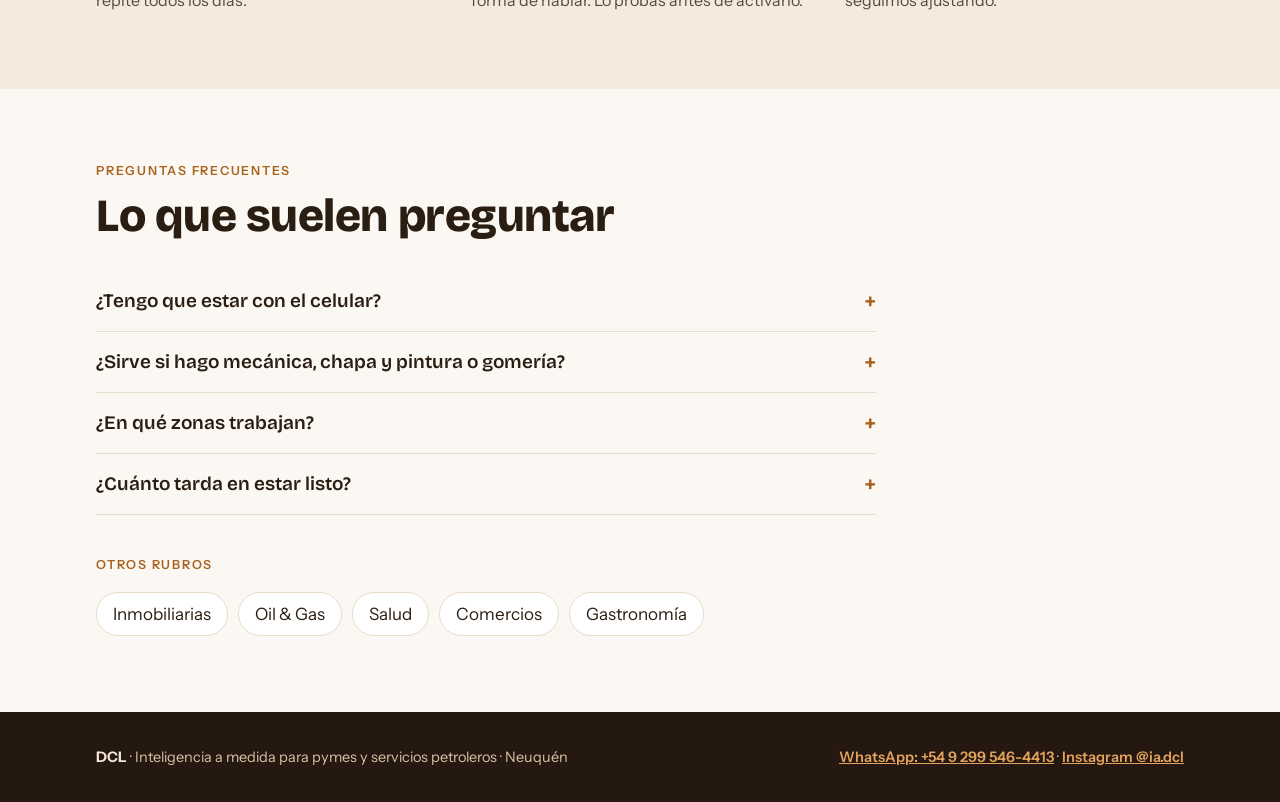
<file: talleres-mecanicos/index.html>
<!doctype html>
<html lang="es">
<head>
<meta charset="utf-8">
<meta name="viewport" content="width=device-width, initial-scale=1.0">
<title>Asistente de WhatsApp con IA para talleres mecánicos en Neuquén · DCL</title>
<meta name="description" content="Enrico atiende el WhatsApp de tu taller las 24 horas: toma turnos con patente y teléfono, responde consultas y avisa cuando el auto está listo. Neuquén y Alto Valle.">
<link rel="canonical" href="https://7dcl.github.io/talleres-mecanicos/">
<meta property="og:title" content="Asistente de WhatsApp con IA para talleres mecánicos en Neuquén">
<meta property="og:description" content="Enrico atiende el WhatsApp de tu taller las 24 horas: toma turnos con patente y teléfono, responde consultas y avisa cuando el auto está listo. Neuquén y Alto Valle.">
<meta property="og:type" content="website">
<meta property="og:url" content="https://7dcl.github.io/talleres-mecanicos/">
<link rel="icon" href="data:image/svg+xml,%3Csvg xmlns='http://www.w3.org/2000/svg' viewBox='0 0 200 200'%3E%3Crect width='200' height='200' rx='44' fill='%238a5a2b'/%3E%3Cg fill='none' stroke='%23f3e2cc' stroke-linecap='round' stroke-width='9'%3E%3Cpath d='M100 52A48 48 0 1 1 52.5 107'/%3E%3Cpath d='M100 74A26 26 0 1 1 74.3 104'/%3E%3C/g%3E%3Ccircle cx='100' cy='100' r='9' fill='%23f3e2cc'/%3E%3Ccircle cx='52.5' cy='107' r='10' fill='%23e3a35d'/%3E%3C/svg%3E">
<link rel="preconnect" href="https://fonts.googleapis.com">
<link rel="preconnect" href="https://fonts.gstatic.com" crossorigin>
<link rel="stylesheet" href="https://fonts.googleapis.com/css2?family=Bricolage+Grotesque:opsz,wght@12..96,600;12..96,800&family=Instrument+Sans:wght@400;500;600&display=swap">
<link rel="stylesheet" href="../assets/site.css">
<script type="application/ld+json">{"@context": "https://schema.org", "@graph": [{"@type": "ProfessionalService", "name": "DCL Inteligencia a Medida", "url": "https://7dcl.github.io/", "telephone": "+54 9 299 546-4413", "areaServed": [{"@type": "City", "name": "Neuquén"}, {"@type": "City", "name": "Cipolletti"}, {"@type": "City", "name": "Plottier"}, {"@type": "City", "name": "Centenario"}, {"@type": "City", "name": "General Roca"}, {"@type": "City", "name": "Cinco Saltos"}, {"@type": "City", "name": "Añelo"}], "address": {"@type": "PostalAddress", "addressLocality": "Neuquén", "addressRegion": "Neuquén", "addressCountry": "AR"}, "sameAs": ["https://www.instagram.com/ia.dcl/"]}, {"@type": "FAQPage", "mainEntity": [{"@type": "Question", "name": "¿Tengo que estar con el celular?", "acceptedAnswer": {"@type": "Answer", "text": "No. Enrico contesta solo y vos ves la agenda y los datos cuando terminás."}}, {"@type": "Question", "name": "¿Sirve si hago mecánica, chapa y pintura o gomería?", "acceptedAnswer": {"@type": "Answer", "text": "Sí. Lo armamos con tus servicios y tu forma de trabajar."}}, {"@type": "Question", "name": "¿En qué zonas trabajan?", "acceptedAnswer": {"@type": "Answer", "text": "En Neuquén, Cipolletti, Plottier, Centenario, General Roca, Cinco Saltos y Añelo, y en todo el país de forma remota."}}, {"@type": "Question", "name": "¿Cuánto tarda en estar listo?", "acceptedAnswer": {"@type": "Answer", "text": "Entre 3 y 5 días desde la primera charla."}}]}]}</script>
</head>
<body>
<header class="hero">
  <div class="wrap">
    <div class="nav">
      <a class="brand" href="../" aria-label="DCL Inteligencia a Medida, inicio"><svg viewBox="0 0 200 200" aria-hidden="true"><rect width="200" height="200" rx="44" fill="#8a5a2b"/><g fill="none" stroke="#f3e2cc" stroke-linecap="round"><path d="M100 52 A48 48 0 1 1 52.5 107" stroke-width="9"/><path d="M100 74 A26 26 0 1 1 74.3 104" stroke-width="9" opacity=".85"/></g><circle cx="100" cy="100" r="9" fill="#f3e2cc"/><circle cx="52.5" cy="107" r="10" fill="#e3a35d"/><circle cx="74.3" cy="104" r="8" fill="#e3a35d"/><circle cx="100" cy="52" r="8" fill="#f3e2cc"/><path d="M52.5 107 L74.3 104 L100 100" stroke="#e3a35d" stroke-width="4" fill="none" stroke-linecap="round"/></svg><span><b>DCL</b><small>INTELIGENCIA A MEDIDA</small></span></a>
      <button type="button" class="themebtn" id="themeBtn" aria-label="Cambiar entre modo claro y oscuro">☾</button>
      <a class="btn" href="https://wa.me/5492995464413?text=Hola%2C%20tengo%20un%20negocio%20de%20talleres%20mec%C3%A1nicos%20y%20quiero%20ver%20c%C3%B3mo%20funciona%20Enrico" target="_blank" rel="noopener">Escribinos</a>
    </div>
    <div class="hero-grid">
      <div>
        <div class="eyebrow">Talleres mecánicos · Neuquén y Alto Valle</div>
        <h1>El WhatsApp de tu taller, <em>atendido mientras trabajás</em>.</h1>
        <p class="lead">Con las manos en el motor no podés contestar. Enrico atiende por vos: toma el turno con la patente y el problema, responde horarios y servicios, y te deja todo ordenado para el día siguiente.</p>
        <div class="cta">
          <a class="btn main" href="https://wa.me/5492995464413?text=Hola%2C%20tengo%20un%20negocio%20de%20talleres%20mec%C3%A1nicos%20y%20quiero%20ver%20c%C3%B3mo%20funciona%20Enrico" target="_blank" rel="noopener">Quiero verlo en mi negocio</a>
          <a class="btn ghost" href="../#rubros">Ver todos los rubros</a>
        </div>
        <p class="crumbs"><a href="../">Inicio</a> › Talleres mecánicos</p>
      </div>
      <div>
        <div class="phone" role="img" aria-label="Ejemplo de conversación con Enrico">
          <div class="sb" aria-hidden="true"><span>9:41</span><i>▂▄▆ ▮</i></div>
          <div class="top"><div class="av">E</div><div><b>Enrico</b><span>Ejemplo con datos ficticios</span></div></div>
          <div class="log static"><div class="msg user">Hola, ¿tienen turno para cambio de pastillas?</div><div class="msg bot">¡Hola! Sí. Tengo jueves 9 hs o viernes 14 hs. ¿Cuál te queda mejor?</div><div class="msg user">Jueves</div><div class="msg bot">Listo. ¿Me pasás la patente y el modelo del auto?</div><div class="msg user">AB123CD, Gol Trend</div><div class="msg bot">Anotado: jueves 9 hs, Gol Trend AB123CD, cambio de pastillas. Te escribimos un día antes para confirmar 👍</div></div>
        </div>
      </div>
    </div>
  </div>
</header>
<main>
<section>
  <div class="wrap">
    <div class="eyebrow">Qué hace Enrico</div>
    <h2>Lo que Enrico resuelve en talleres mecánicos</h2>
    <p class="sub">Atiende tu WhatsApp y tu web las 24 horas, con tus servicios, tus horarios y tu forma de hablar.</p>
    <div class="feat"><div><b>Turnos sin llamadas</b><p>Ofrece los horarios libres y agenda con patente, modelo, teléfono y qué le pasa al auto.</p></div><div><b>Consultas repetidas</b><p>Horario, dirección, servicios, marcas que atendés: lo contesta al instante, de día o de noche.</p></div><div><b>Aviso de auto listo</b><p>Le escribe al cliente cuando cerrás la orden, sin que tengas que buscar el número.</p></div><div><b>Recordatorios</b><p>Avisa del próximo service o de la revisión que se viene, para que el cliente vuelva.</p></div></div>
  </div>
</section>
<section class="how">
  <div class="wrap">
    <div class="eyebrow">Cómo se pone en marcha</div>
    <h2>Lo armamos con vos, en 3 a 5 días</h2>
    <div class="steps">
      <div class="step"><h3>Una charla de 30 minutos</h3><p>Nos contás cómo trabaja tu negocio y qué se repite todos los días.</p></div>
      <div class="step"><h3>Lo armamos a tu medida</h3><p>Enrico aprende tus servicios, tus horarios y tu forma de hablar. Lo probás antes de activarlo.</p></div>
      <div class="step"><h3>Empieza a atender</h3><p>Lo conectamos a tu WhatsApp y a tu web, y lo seguimos ajustando.</p></div>
    </div>
  </div>
</section>
<section>
  <div class="wrap">
    <div class="eyebrow">Preguntas frecuentes</div>
    <h2>Lo que suelen preguntar</h2>
    <div class="faq"><details><summary>¿Tengo que estar con el celular?</summary><p>No. Enrico contesta solo y vos ves la agenda y los datos cuando terminás.</p></details><details><summary>¿Sirve si hago mecánica, chapa y pintura o gomería?</summary><p>Sí. Lo armamos con tus servicios y tu forma de trabajar.</p></details><details><summary>¿En qué zonas trabajan?</summary><p>En Neuquén, Cipolletti, Plottier, Centenario, General Roca, Cinco Saltos y Añelo, y en todo el país de forma remota.</p></details><details><summary>¿Cuánto tarda en estar listo?</summary><p>Entre 3 y 5 días desde la primera charla.</p></details></div>
    <div class="eyebrow" style="margin-top:44px">Otros rubros</div>
    <div class="otros"><a href="../inmobiliarias/">Inmobiliarias</a><a href="../servicios-petroleros/">Oil & Gas</a><a href="../consultorios/">Salud</a><a href="../comercios/">Comercios</a><a href="../gastronomia/">Gastronomía</a></div>
  </div>
</section>
</main>
<a class="wa-flotante" href="https://wa.me/5492995464413?text=Hola%2C%20tengo%20un%20negocio%20de%20talleres%20mec%C3%A1nicos%20y%20quiero%20ver%20c%C3%B3mo%20funciona%20Enrico" target="_blank" rel="noopener" aria-label="Escribinos por WhatsApp">💬 <span>WhatsApp</span></a>
<footer>
  <div class="wrap">
    <span><b>DCL</b> · Inteligencia a medida para pymes y servicios petroleros · Neuquén</span>
    <span><a class="flink" href="https://wa.me/5492995464413" target="_blank" rel="noopener">WhatsApp: +54 9 299 546-4413</a> · <a class="flink" href="https://www.instagram.com/ia.dcl/" target="_blank" rel="noopener">Instagram @ia.dcl</a></span>
  </div>
</footer>
<script>
(function(){var root=document.documentElement,tb=document.getElementById('themeBtn');
function dark(){var t=root.getAttribute('data-theme');return t?t==='dark':matchMedia('(prefers-color-scheme: dark)').matches}
function paint(){tb.textContent=dark()?'☀':'☾'}
try{var s=localStorage.getItem('dcl-theme');if(s)root.setAttribute('data-theme',s)}catch(_){}
paint();tb.addEventListener('click',function(){var n=dark()?'light':'dark';root.setAttribute('data-theme',n);try{localStorage.setItem('dcl-theme',n)}catch(_){}paint()});})();
</script>
</body>
</html>
</file>
<file: assets/site.css>
/* Layout: banda oscura de marca arriba con el chat de ejemplo; luego secciones claras alternadas, cada herramienta contada como un rol. */
:root{
  --bg:#fbf8f4; --surface:#ffffff; --fg:#2a1d12; --muted:#5a4a3a; --line:#e8dccb;
  --accent:#a8641f; --accent-ink:#ffffff; --soft:#f4ebdd;
  --hero-bg:#241810; --hero-fg:#f6e8d6; --hero-muted:#d8c2a5; --hero-accent:#e3a35d; --hero-line:rgba(227,163,93,.35);
  --bot:#ffffff; --user:#dcead4; --chat-bg:#efe7da;
  --ok:#2f7a4f;
  --display:"Bricolage Grotesque","Trebuchet MS","Segoe UI",sans-serif;
  --body:"Instrument Sans","Segoe UI",system-ui,sans-serif;
  color-scheme:light;
}
@media (prefers-color-scheme:dark){:root:not([data-theme="light"]){
  --bg:#1b130c; --surface:#26190f; --fg:#f6e8d6; --muted:#c9b399; --line:#3b2a1b;
  --accent:#e3a35d; --accent-ink:#241810; --soft:#2b1e13;
  --bot:#33241a; --user:#3b4a2f; --chat-bg:#1f160e; --ok:#7fcf9c; color-scheme:dark}}
:root[data-theme="dark"]{
  --bg:#1b130c; --surface:#26190f; --fg:#f6e8d6; --muted:#c9b399; --line:#3b2a1b;
  --accent:#e3a35d; --accent-ink:#241810; --soft:#2b1e13;
  --bot:#33241a; --user:#3b4a2f; --chat-bg:#1f160e; --ok:#7fcf9c; color-scheme:dark}

*{box-sizing:border-box}
body{background:var(--bg);color:var(--fg);font-family:var(--body);font-size:17px;line-height:1.55;margin:0}
h1,h2,h3{font-family:var(--display);line-height:1.08;margin:0;text-wrap:balance;letter-spacing:-.01em}
p{margin:0}
a{color:inherit}
.wrap{max-width:1120px;margin:0 auto;padding-left:max(16px,env(safe-area-inset-left,0px));padding-right:max(16px,env(safe-area-inset-right,0px))}
:focus-visible{outline:3px solid var(--hero-accent);outline-offset:2px}
.btn{display:inline-block;font:600 16px/1 var(--body);padding:15px 22px;border-radius:10px;border:0;cursor:pointer;text-decoration:none;background:var(--accent);color:var(--accent-ink)}
.btn.ghost{background:transparent;border:1.5px solid currentColor}
.eyebrow{font:600 12.5px/1 var(--body);letter-spacing:.14em;text-transform:uppercase;color:var(--accent)}

/* hero */
.hero{background:var(--hero-bg);color:var(--hero-fg)}
.themebtn{background:transparent;color:var(--hero-fg);border:1.5px solid var(--hero-line);width:42px;height:42px;border-radius:10px;cursor:pointer;font-size:18px;line-height:1;margin-left:auto}
.nav{display:flex;align-items:center;justify-content:space-between;gap:16px;padding-block:22px}
.brand{display:flex;align-items:center;gap:12px;text-decoration:none}
.brand svg{width:44px;height:44px;flex:none}
.brand b{display:block;font:800 26px/1 var(--display);letter-spacing:.02em}
.brand small{display:block;font:500 10.5px/1.2 var(--body);letter-spacing:.24em;color:var(--hero-accent);margin-top:3px}
.nav .btn{background:transparent;color:var(--hero-fg);border:1.5px solid var(--hero-line);padding:12px 18px;font-size:15px}
.hero-grid{display:grid;grid-template-columns:minmax(0,1.1fr) minmax(0,.9fr);gap:56px;align-items:center;padding-block:40px 72px}
.hero h1{font-size:clamp(38px,5.6vw,68px);font-weight:800;color:#fff}
.hero h1 em{font-style:normal;color:var(--hero-accent)}
.hero .lead{font-size:19px;color:var(--hero-muted);margin-top:22px;max-width:34em}
.hero .cta{display:flex;flex-wrap:wrap;gap:12px;margin-top:30px}
.hero .btn.main{background:var(--hero-accent);color:#241810}
.hero .btn.ghost{color:var(--hero-fg);border-color:var(--hero-line)}
.hero .fine{margin-top:18px;font-size:14px;color:var(--hero-muted)}

/* chat demo */
.phone{width:100%;max-width:400px;margin-left:auto;background:var(--chat-bg);border-radius:26px;overflow:hidden;box-shadow:0 24px 60px rgba(0,0,0,.45);color:var(--fg);border:1px solid rgba(255,255,255,.08)}
.phone .top{background:#8a5a2b;color:#fff;padding:14px 16px;display:flex;align-items:center;gap:12px}
.phone .av{width:38px;height:38px;border-radius:50%;background:#f3e2cc;color:#8a5a2b;font:800 18px/38px var(--display);text-align:center}
.phone .top b{display:block;font-size:16px}.phone .top span{font-size:12.5px;opacity:.85}
.log{height:372px;overflow-y:auto;padding:14px;display:flex;flex-direction:column;gap:9px;font-size:15px;line-height:1.4}
.msg{max-width:86%;padding:9px 12px;border-radius:14px;background:var(--bot);overflow-wrap:anywhere}
.msg.bot{align-self:flex-start;border-bottom-left-radius:4px}
.msg.user{align-self:flex-end;background:var(--user);border-bottom-right-radius:4px}
.note{align-self:center;font-size:12.5px;color:var(--muted);text-align:center}
.chips{display:flex;flex-wrap:wrap;gap:7px}
.chip{font:500 14px/1 var(--body);padding:9px 13px;border-radius:20px;border:1.5px solid var(--accent);background:var(--surface);color:var(--accent);cursor:pointer}
.chip:hover{background:var(--accent);color:var(--accent-ink)}
.compose{display:flex;gap:8px;padding:10px 12px 12px;border-top:1px solid var(--line);background:var(--surface)}
.compose input{flex:1;min-width:0;font:16px var(--body);padding:11px 12px;border-radius:10px;border:1.5px solid var(--line);background:var(--bg);color:var(--fg)}
.compose button{font:600 15px var(--body);border:0;border-radius:10px;padding:0 16px;background:var(--accent);color:var(--accent-ink);cursor:pointer}
.compose[hidden]{display:none}
.demo-tag{font-size:12.5px;color:var(--hero-muted);margin-top:10px;text-align:center;max-width:400px;margin-left:auto}

section{padding-block:76px}
section h2{font-size:clamp(30px,4vw,46px);font-weight:800;margin-top:14px}
section .sub{color:var(--muted);margin-top:16px;max-width:38em;font-size:18px}

/* roles */
.roles{display:grid;grid-template-columns:repeat(3,minmax(0,1fr));gap:18px;margin-top:40px}
.role{background:var(--surface);border:1px solid var(--line);border-radius:14px;padding:24px}
.role h3{font-size:21px;font-weight:600}
.role .job{font-size:13px;font-weight:600;color:var(--accent);margin:4px 0 10px;letter-spacing:.02em}
.role p{color:var(--muted);font-size:15.5px}
.role.lead-role{background:var(--hero-bg);color:var(--hero-fg);border-color:transparent;grid-column:span 2}
.role.lead-role .job{color:var(--hero-accent)}.role.lead-role p{color:var(--hero-muted)}

/* how */
.how{background:var(--soft)}
.steps{display:grid;grid-template-columns:repeat(3,minmax(0,1fr));gap:36px;margin-top:40px;counter-reset:s}
.step{border-top:2px solid var(--accent);padding-top:18px}
.step h3{font-size:22px;font-weight:600}
.step p{color:var(--muted);margin-top:8px;font-size:16px}

/* why */
.why{display:grid;grid-template-columns:repeat(2,minmax(0,1fr));gap:18px 40px;margin-top:36px}
.why div{padding:18px 0;border-bottom:1px solid var(--line)}
.why b{display:block;font:600 19px var(--display);margin-bottom:4px}
.why span{color:var(--muted);font-size:16px}

/* form */
.contact{background:var(--hero-bg);color:var(--hero-fg)}
.contact h2{color:#fff}.contact .sub{color:var(--hero-muted)}
.contact .eyebrow{color:var(--hero-accent)}
.form-grid{display:grid;grid-template-columns:minmax(0,.8fr) minmax(0,1.2fr);gap:56px;align-items:start}
form{display:grid;gap:16px}
label{display:grid;gap:6px;font-weight:500;font-size:15px}
input[type=text],input[type=email],select,textarea{font:16px var(--body);padding:13px 14px;border-radius:10px;border:1.5px solid var(--hero-line);background:#33241a;color:var(--hero-fg);width:100%;min-width:0}
textarea{min-height:92px;resize:vertical}
.row2{display:grid;grid-template-columns:repeat(2,minmax(0,1fr));gap:16px}
.contact .btn{background:var(--hero-accent);color:#241810;justify-self:start}
.result{margin-top:22px;padding:18px;border-radius:12px;border:1.5px dashed var(--hero-accent);font-size:15px}
.result pre{white-space:pre-wrap;font:15px/1.5 var(--body);margin:10px 0 0;overflow-wrap:anywhere}
.result button{margin-top:12px;background:transparent;border:1.5px solid var(--hero-line);color:var(--hero-fg);border-radius:8px;padding:9px 14px;font:600 14px var(--body);cursor:pointer}
.result[hidden]{display:none}

/* faq */
.faq{max-width:780px;margin-top:30px}
details{border-bottom:1px solid var(--line);padding:18px 0}
summary{cursor:pointer;font:600 19px var(--display);list-style:none;display:flex;justify-content:space-between;gap:16px}
summary::-webkit-details-marker{display:none}
summary::after{content:"+";color:var(--accent);font-size:24px;line-height:1}
details[open] summary::after{content:"–"}
details p{color:var(--muted);margin-top:10px;font-size:16.5px}

footer{background:var(--hero-bg);color:var(--hero-muted);padding-block:34px;font-size:14.5px}
footer .wrap{display:flex;flex-wrap:wrap;gap:12px 32px;justify-content:space-between;align-items:center}
.flink{color:var(--hero-accent);font-weight:600}
.copymini{background:transparent;color:var(--hero-fg);border:1px solid var(--hero-line);border-radius:6px;padding:3px 9px;font:inherit;font-size:13px;cursor:pointer}
footer b{color:var(--hero-fg)}
.todo{background:rgba(227,163,93,.2);color:var(--hero-accent);padding:1px 6px;border-radius:4px;font-weight:600}

@media (max-width:900px){
  .hero-grid,.form-grid{grid-template-columns:minmax(0,1fr);gap:40px}
  .phone,.demo-tag{margin-left:0;margin-right:0;max-width:none}
  .roles{grid-template-columns:minmax(0,1fr) minmax(0,1fr)}
  .role.lead-role{grid-column:span 2}
  .steps,.why{grid-template-columns:minmax(0,1fr)}
  section{padding-block:56px}
}
@media (max-width:560px){
  .roles{grid-template-columns:minmax(0,1fr)}.role.lead-role{grid-column:auto}
  .row2{grid-template-columns:minmax(0,1fr)}
  .nav .btn{display:none}
  body{font-size:16.5px}
}
@media (prefers-reduced-motion:reduce){*{scroll-behavior:auto!important}}

/* areas, dia, situaciones, costos */
.areas{display:grid;grid-template-columns:repeat(auto-fill,minmax(300px,1fr));gap:14px 32px;margin-top:40px}
.areas>div{border-top:1px solid var(--line);padding-top:12px;min-width:0}
.areas b{color:var(--accent);font-size:15px}
.areas p{color:var(--muted);font-size:15px;margin-top:4px}
.dia{list-style:none;margin:40px 0 0;padding:0;display:grid;grid-template-columns:repeat(4,minmax(0,1fr));gap:22px}
.dia li{border-left:2px solid var(--accent);padding-left:14px}
.dia time{font:800 26px var(--display);color:var(--accent);font-variant-numeric:tabular-nums}
.dia b{display:block;font-size:16px;margin-top:2px}
.dia p{color:var(--muted);font-size:14.5px;margin-top:4px}
.gana{display:grid;grid-template-columns:repeat(3,minmax(0,1fr));gap:30px;margin-top:40px}
.gana>div{border-top:2px solid var(--accent);padding-top:16px}
.gana h3{font-size:21px;font-weight:600}
.gana p{color:var(--muted);margin-top:8px}
.tabla-sit{overflow-x:auto;margin-top:34px}
.tabla-sit table{width:100%;border-collapse:collapse;font-size:15.5px}
.tabla-sit th{text-align:left;font-size:12.5px;letter-spacing:.12em;text-transform:uppercase;color:var(--accent);padding:10px 14px 10px 0;border-bottom:1px solid var(--line)}
.tabla-sit td{padding:14px 14px 14px 0;border-bottom:1px solid var(--line);vertical-align:top}
.tabla-sit td:first-child{font-weight:600;width:38%}
.tabla-sit td:last-child{color:var(--muted)}
.costos{display:grid;gap:14px;margin-top:34px;max-width:820px}
.costo{display:grid;grid-template-columns:minmax(0,1fr) auto;gap:4px 16px;align-items:baseline}
.costo span{color:var(--muted)}
.costo b{font-variant-numeric:tabular-nums;text-align:right}
.costo i{grid-column:1/-1;height:8px;border-radius:999px;background:linear-gradient(90deg,var(--accent) var(--w),var(--soft) var(--w))}
.costo.nuestro span,.costo.nuestro b{color:var(--ok)}
.nota-pie{font-size:13.5px;color:var(--muted);margin-top:14px;max-width:60em}
@media (max-width:900px){.dia{grid-template-columns:repeat(2,minmax(0,1fr))}.gana{grid-template-columns:1fr}}
@media (max-width:520px){.dia{grid-template-columns:1fr}.costo{grid-template-columns:1fr}.costo b{text-align:left}}

/* rubros, modulos oil & gas, selector de demo */
.modo{display:flex;gap:6px;max-width:400px;margin-left:auto;margin-bottom:12px;background:rgba(255,255,255,.07);border-radius:999px;padding:4px}
.modo button{flex:1;font:600 14px var(--body);padding:9px 12px;border:0;border-radius:999px;background:transparent;color:var(--hero-muted);cursor:pointer}
.modo button[aria-pressed="true"]{background:var(--hero-accent);color:#241810}
.dos{display:grid;grid-template-columns:repeat(2,minmax(0,1fr));gap:22px;margin-top:40px}
.pub{background:var(--surface);border:1px solid var(--line);border-radius:14px;padding:26px}
.pub.og{background:var(--hero-bg);color:var(--hero-fg);border-color:transparent}
.pub h3{font-size:25px;font-weight:600}
.pub .job{font-size:13px;font-weight:600;color:var(--accent);margin:4px 0 12px;letter-spacing:.02em}
.pub.og .job{color:var(--hero-accent)}
.pub p{color:var(--muted);font-size:16px}
.pub.og p{color:var(--hero-muted)}
.pub ul{list-style:none;margin:16px 0 0;padding:0;display:flex;flex-wrap:wrap;gap:8px}
.pub li{font-size:14px;padding:6px 12px;border-radius:999px;border:1px solid var(--line)}
.pub.og li{border-color:var(--hero-line)}
.mods{display:grid;grid-template-columns:repeat(auto-fill,minmax(300px,1fr));gap:16px;margin-top:40px}
.mod{background:var(--surface);border:1px solid var(--line);border-radius:14px;padding:22px;display:grid;gap:8px;align-content:start;min-width:0}
.mod .job{font-size:12.5px;font-weight:600;letter-spacing:.1em;text-transform:uppercase;color:var(--accent)}
.mod h3{font-size:20px;font-weight:600}
.mod p{color:var(--muted);font-size:15.5px}
.mod code{font:500 13px/1.45 ui-monospace,Consolas,monospace;background:var(--soft);padding:8px 10px;border-radius:8px;display:block;overflow-wrap:anywhere}
@media (max-width:820px){.dos{grid-template-columns:1fr}.modo{max-width:none}}

/* transiciones de tema, barra de telefono, tipeo, boton flotante */
body,.hero,.role,.phone,.pub,.mod,.step,.why div,.result,section{transition:background-color .25s ease,color .25s ease,border-color .25s ease}
.phone .sb{display:flex;justify-content:space-between;align-items:center;background:#8a5a2b;color:#fff;font:600 11.5px var(--body);padding:7px 18px 0;letter-spacing:.02em}
.phone .sb i{font-style:normal;letter-spacing:2px}
.phone .top .reset{margin-left:auto;background:rgba(255,255,255,.18);color:#fff;border:0;border-radius:999px;font:600 12.5px var(--body);padding:6px 11px;cursor:pointer}
.phone .top .reset:hover{background:rgba(255,255,255,.3)}
.typing{align-self:flex-start;background:var(--bot);border-radius:14px;padding:12px 14px;display:flex;gap:5px}
.typing span{width:7px;height:7px;border-radius:50%;background:var(--muted);opacity:.4;animation:tp 1s infinite ease-in-out}
.typing span:nth-child(2){animation-delay:.15s}.typing span:nth-child(3){animation-delay:.3s}
@keyframes tp{0%,60%,100%{opacity:.25;transform:translateY(0)}30%{opacity:1;transform:translateY(-3px)}}
@media (prefers-reduced-motion:reduce){.typing span{animation:none;opacity:.7}}
.rub{display:flex;gap:6px;max-width:400px;margin-left:auto;margin-bottom:10px;flex-wrap:wrap}
.rub button{font:500 13px var(--body);padding:6px 12px;border-radius:999px;border:1px solid var(--hero-line);background:transparent;color:var(--hero-muted);cursor:pointer}
.rub button[aria-pressed="true"]{border-color:var(--hero-accent);color:var(--hero-accent)}
.rub[hidden]{display:none}
.costo.nuestro .tag{grid-column:1/-1;justify-self:start;background:var(--ok);color:var(--surface);font-weight:600;font-size:14px;padding:6px 14px;border-radius:999px}
.wa-flotante{position:fixed;right:max(16px,env(safe-area-inset-right,0px));bottom:calc(16px + env(safe-area-inset-bottom,0px));z-index:20;display:flex;align-items:center;gap:8px;background:#1f9d55;color:#fff;font:600 15px var(--body);padding:12px 18px;border-radius:999px;text-decoration:none;box-shadow:0 8px 24px rgba(0,0,0,.35)}
.wa-flotante:hover{filter:brightness(1.08)}
.nivel{display:flex;align-items:center;gap:14px;margin:44px 0 0;color:var(--muted);font-size:15px}
.nivel::after{content:"";flex:1;height:1px;background:var(--line)}
.nivel b{color:var(--accent);letter-spacing:.14em;text-transform:uppercase;font-size:12.5px}
@media (max-width:480px){.wa-flotante span{display:none}.wa-flotante{padding:14px}}
.result a.wa-abrir{display:inline-block;margin-top:10px;margin-right:10px;background:#1f9d55;color:#fff;border-radius:10px;padding:11px 16px;font-weight:600;text-decoration:none}

/* ajustes de revision: costos, selector de demo, boton copiar */
.costo{background:var(--soft);border-radius:10px;padding:12px 16px;column-gap:28px}
.costo b{white-space:normal}
.costo.nuestro{background:transparent;border:1.5px solid var(--ok)}
.costo i{margin-top:6px}
.elegi{max-width:400px;margin:0 0 8px auto;font:600 13px var(--body);letter-spacing:.06em;text-transform:uppercase;color:var(--hero-muted)}
.log.cambia{animation:fade .35s ease}
@keyframes fade{from{opacity:0}to{opacity:1}}
@media (prefers-reduced-motion:reduce){.log.cambia{animation:none}}
@media (max-width:820px){.elegi{max-width:none}}
footer .copymini{background:rgba(255,255,255,.14);border:0;color:var(--hero-fg);font-weight:600}
footer .copymini:hover{background:rgba(255,255,255,.24)}

/* respuestas personalizables */
.pers{margin-top:64px}
.pers h3.t{font-size:clamp(26px,3.4vw,34px);font-weight:800;margin-top:10px}
.pers .intro{color:var(--muted);margin-top:12px;max-width:44em;font-size:17px}
.niveles{display:grid;grid-template-columns:repeat(3,minmax(0,1fr));gap:18px;margin-top:30px}
.nivel-p{background:var(--surface);border:1px solid var(--line);border-radius:14px;padding:22px;display:grid;gap:10px;align-content:start;min-width:0}
.nivel-p .lv{font-size:12.5px;font-weight:600;letter-spacing:.12em;text-transform:uppercase;color:var(--accent)}
.nivel-p h4{font:600 20px var(--display);margin:0}
.nivel-p p{color:var(--muted);font-size:15.5px}
.nivel-p .ej{background:var(--soft);border-radius:10px;padding:10px 12px;font-size:14px;line-height:1.45}
.nivel-p .ej b{display:block;font-size:11.5px;letter-spacing:.1em;text-transform:uppercase;color:var(--muted);margin-bottom:4px;font-weight:600}
.pers .nota-pie{margin-top:16px}
@media (max-width:820px){.niveles{grid-template-columns:1fr}}

/* páginas por rubro */
.crumbs{font-size:14px;color:var(--hero-muted);margin:18px 0 0}.crumbs a{color:var(--hero-muted)}
.feat{display:grid;grid-template-columns:repeat(2,1fr);gap:16px;margin-top:26px}
.feat div{background:var(--surface);border:1px solid var(--line);border-radius:14px;padding:20px}
.feat b{display:block;font-family:var(--display);font-size:20px;margin-bottom:6px}
.feat p{color:var(--muted)}
.otros{display:flex;flex-wrap:wrap;gap:10px;margin-top:20px}
.otros a{border:1px solid var(--line);border-radius:999px;padding:8px 16px;text-decoration:none;color:var(--fg);background:var(--surface)}
.phone .log.static{height:auto;overflow:visible}
@media (max-width:820px){.feat{grid-template-columns:1fr}}
</file>
